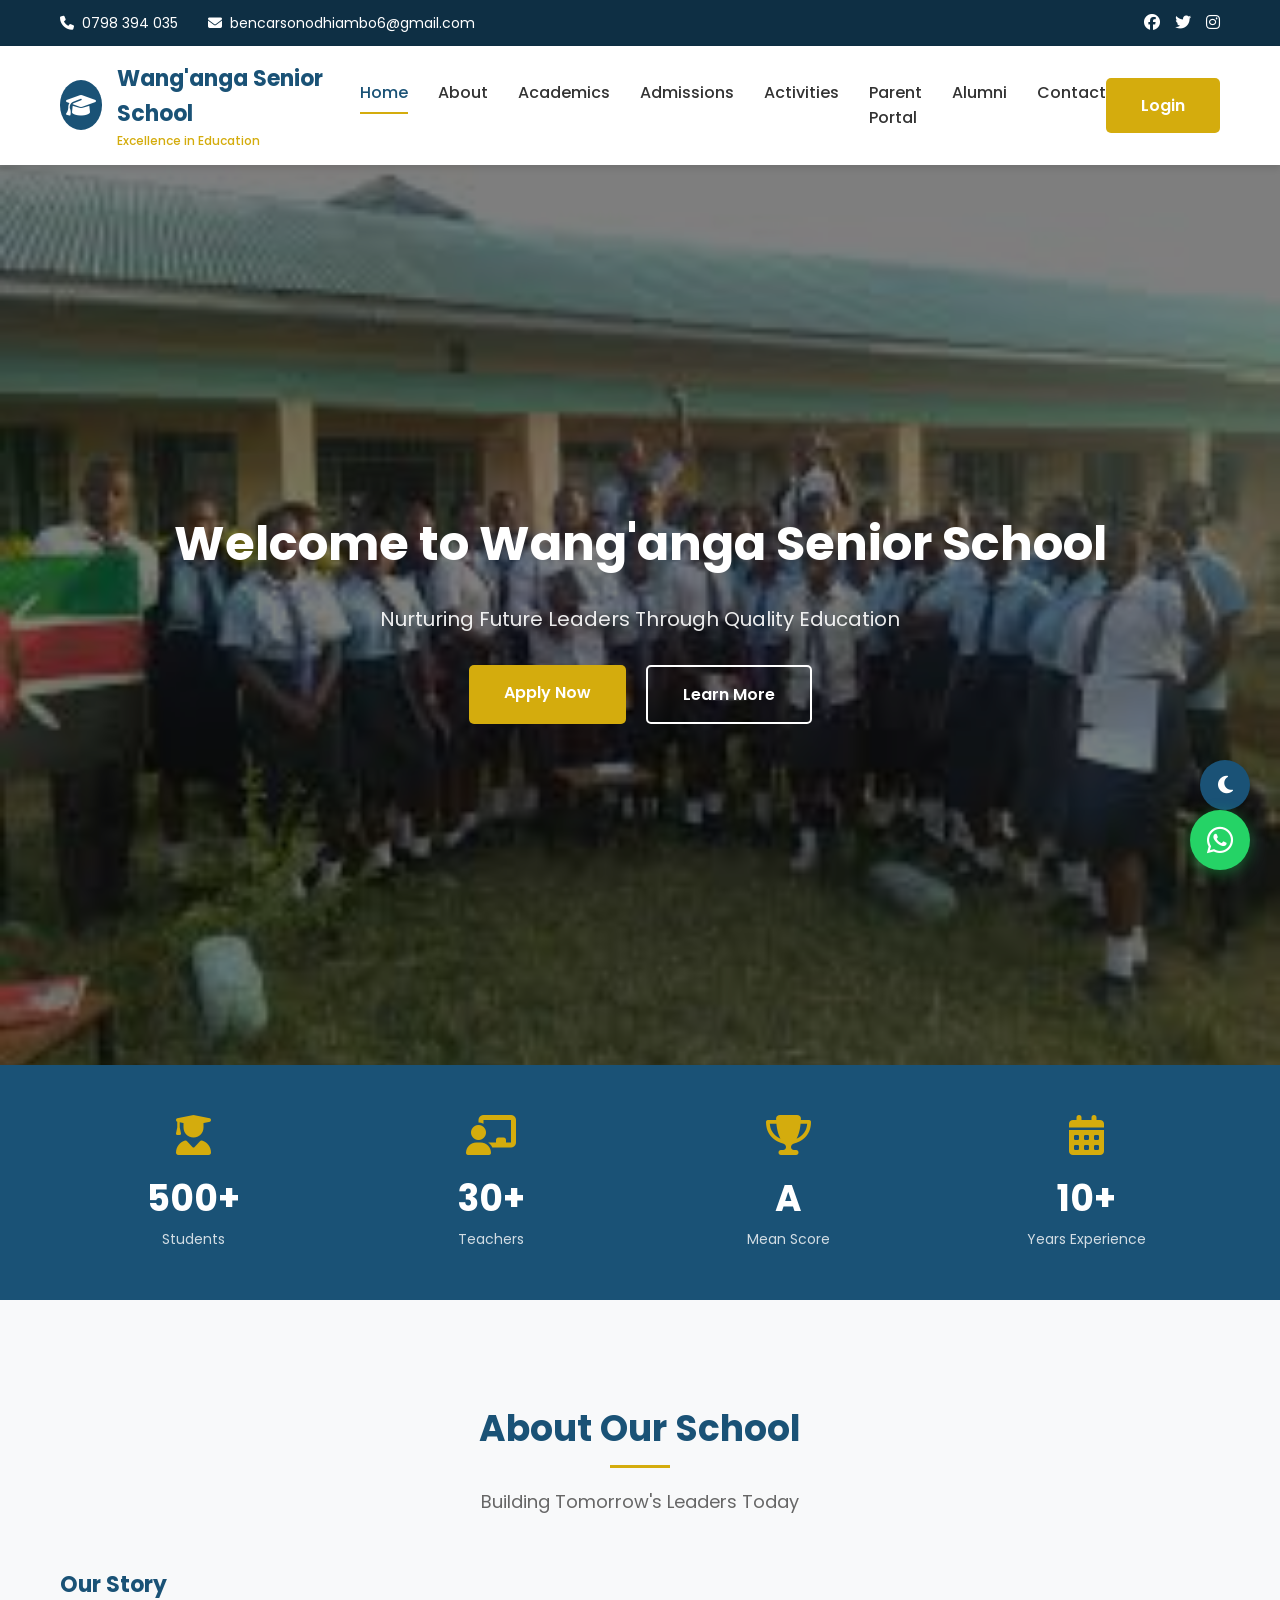
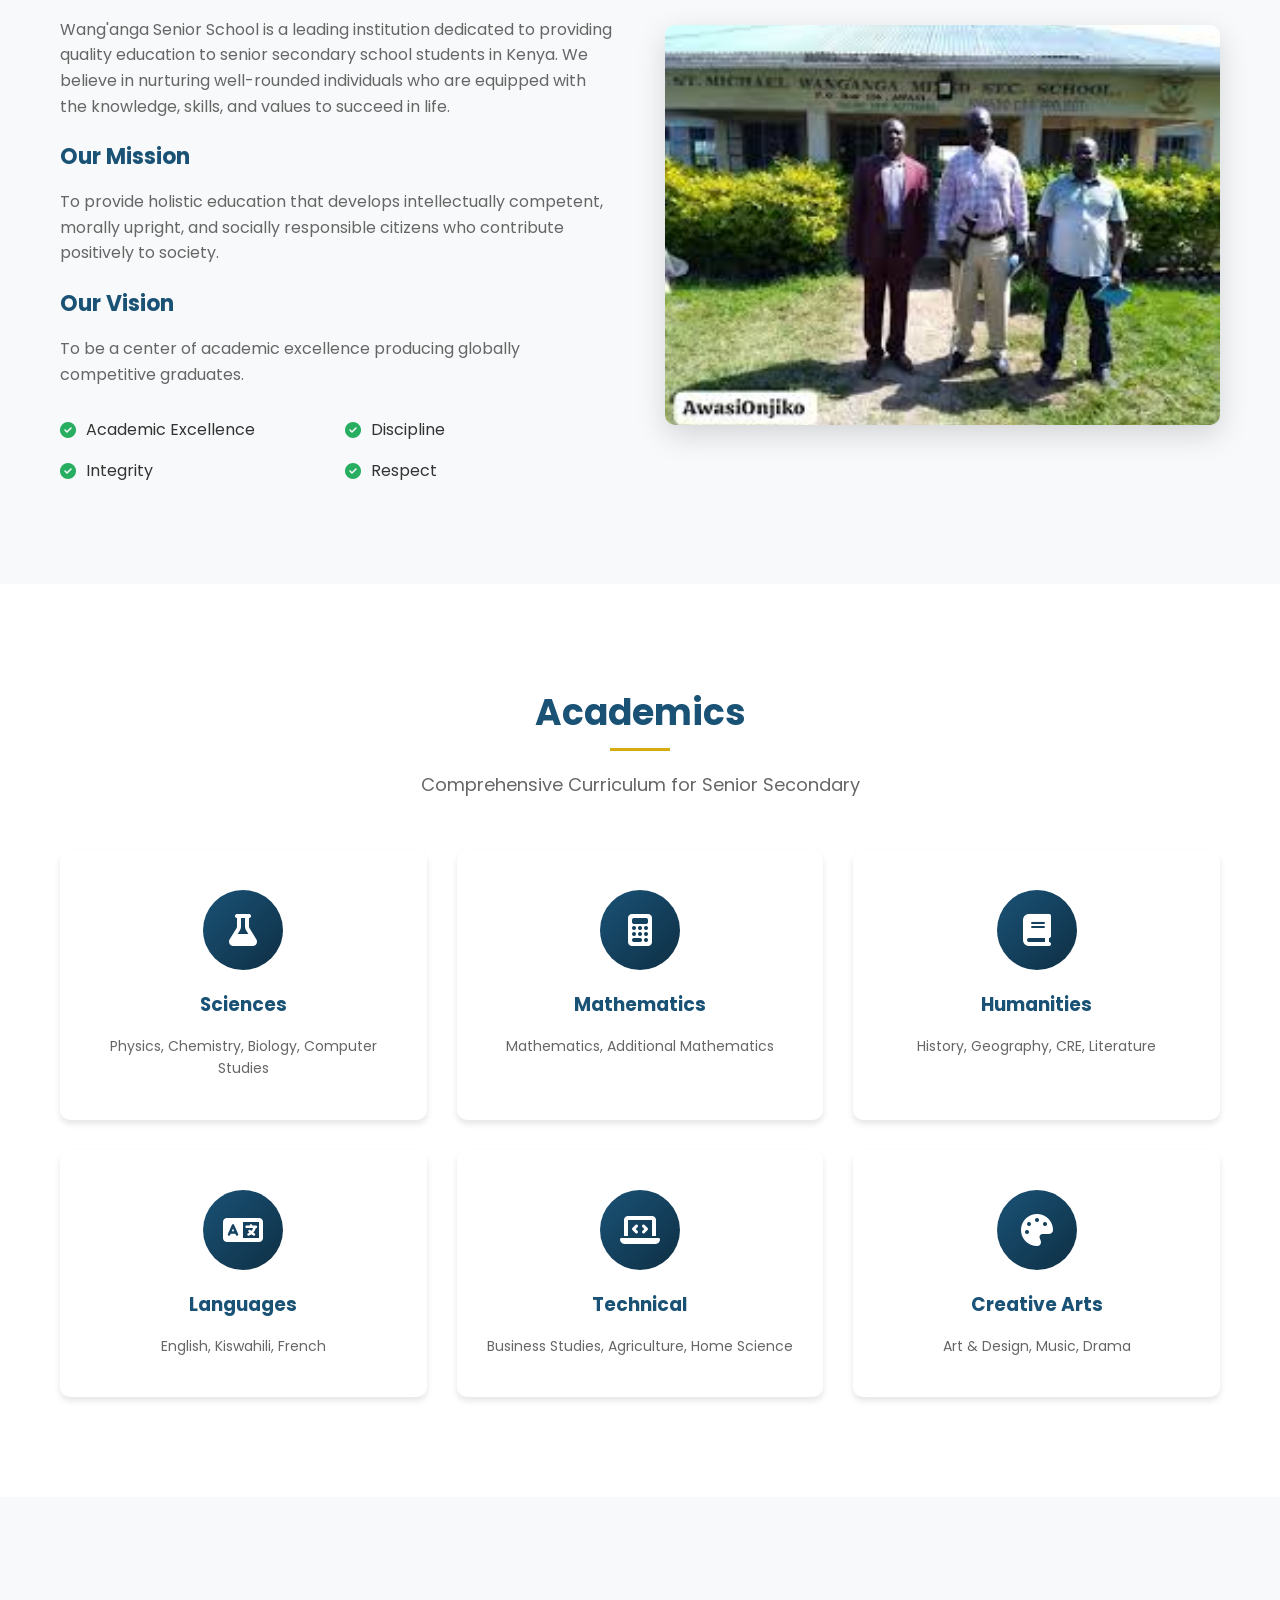
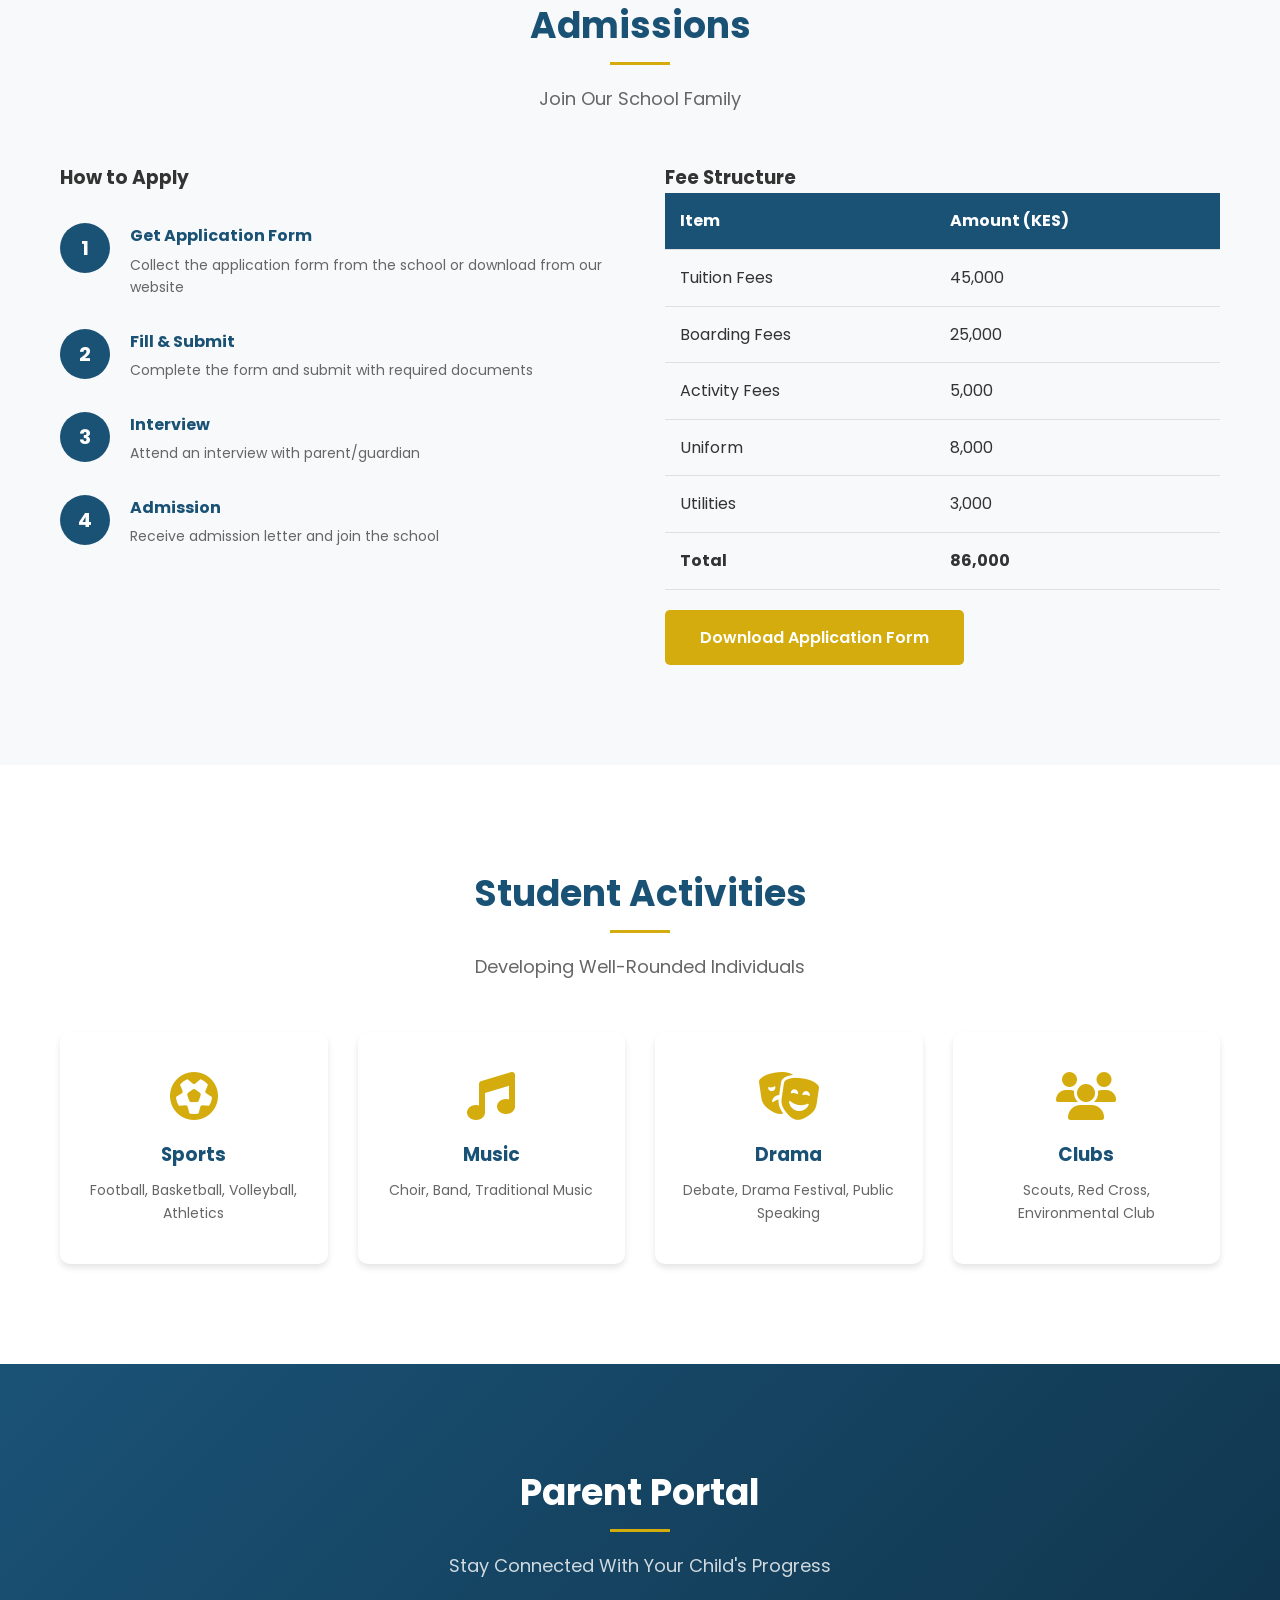
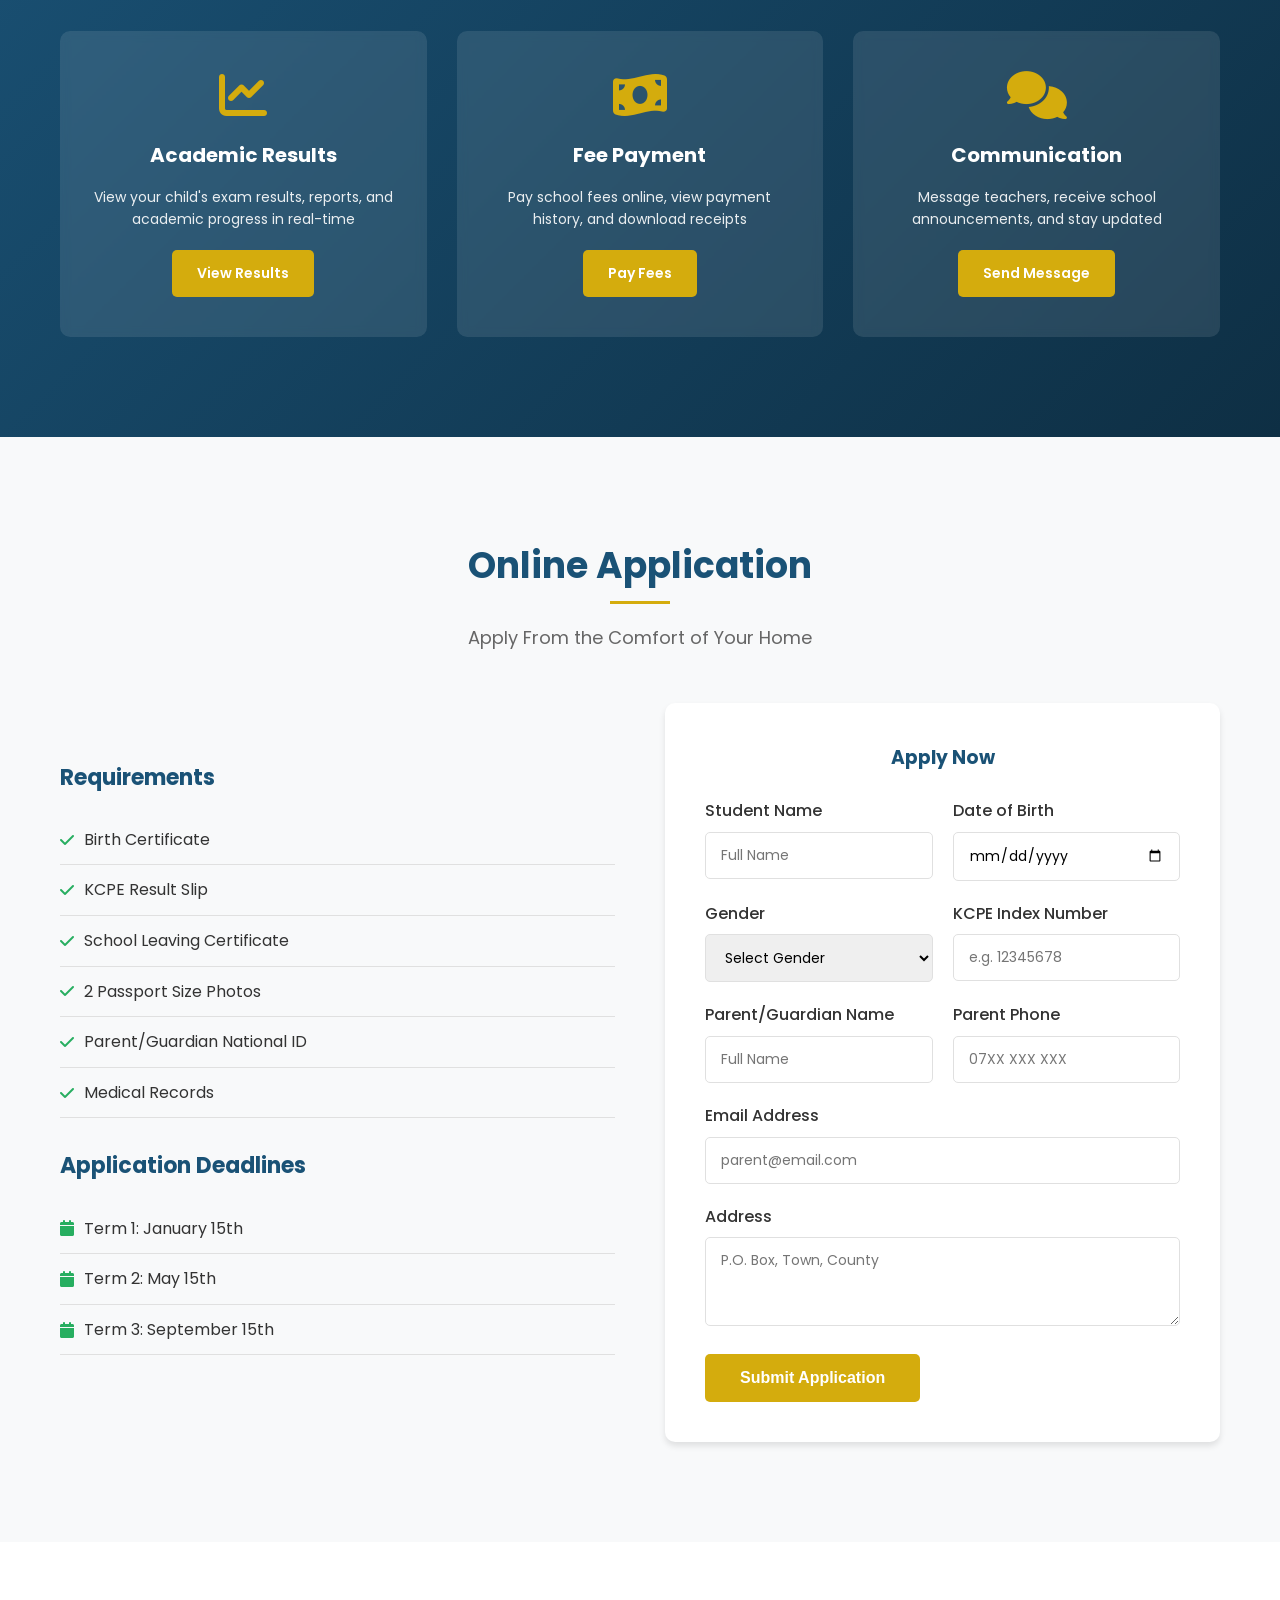
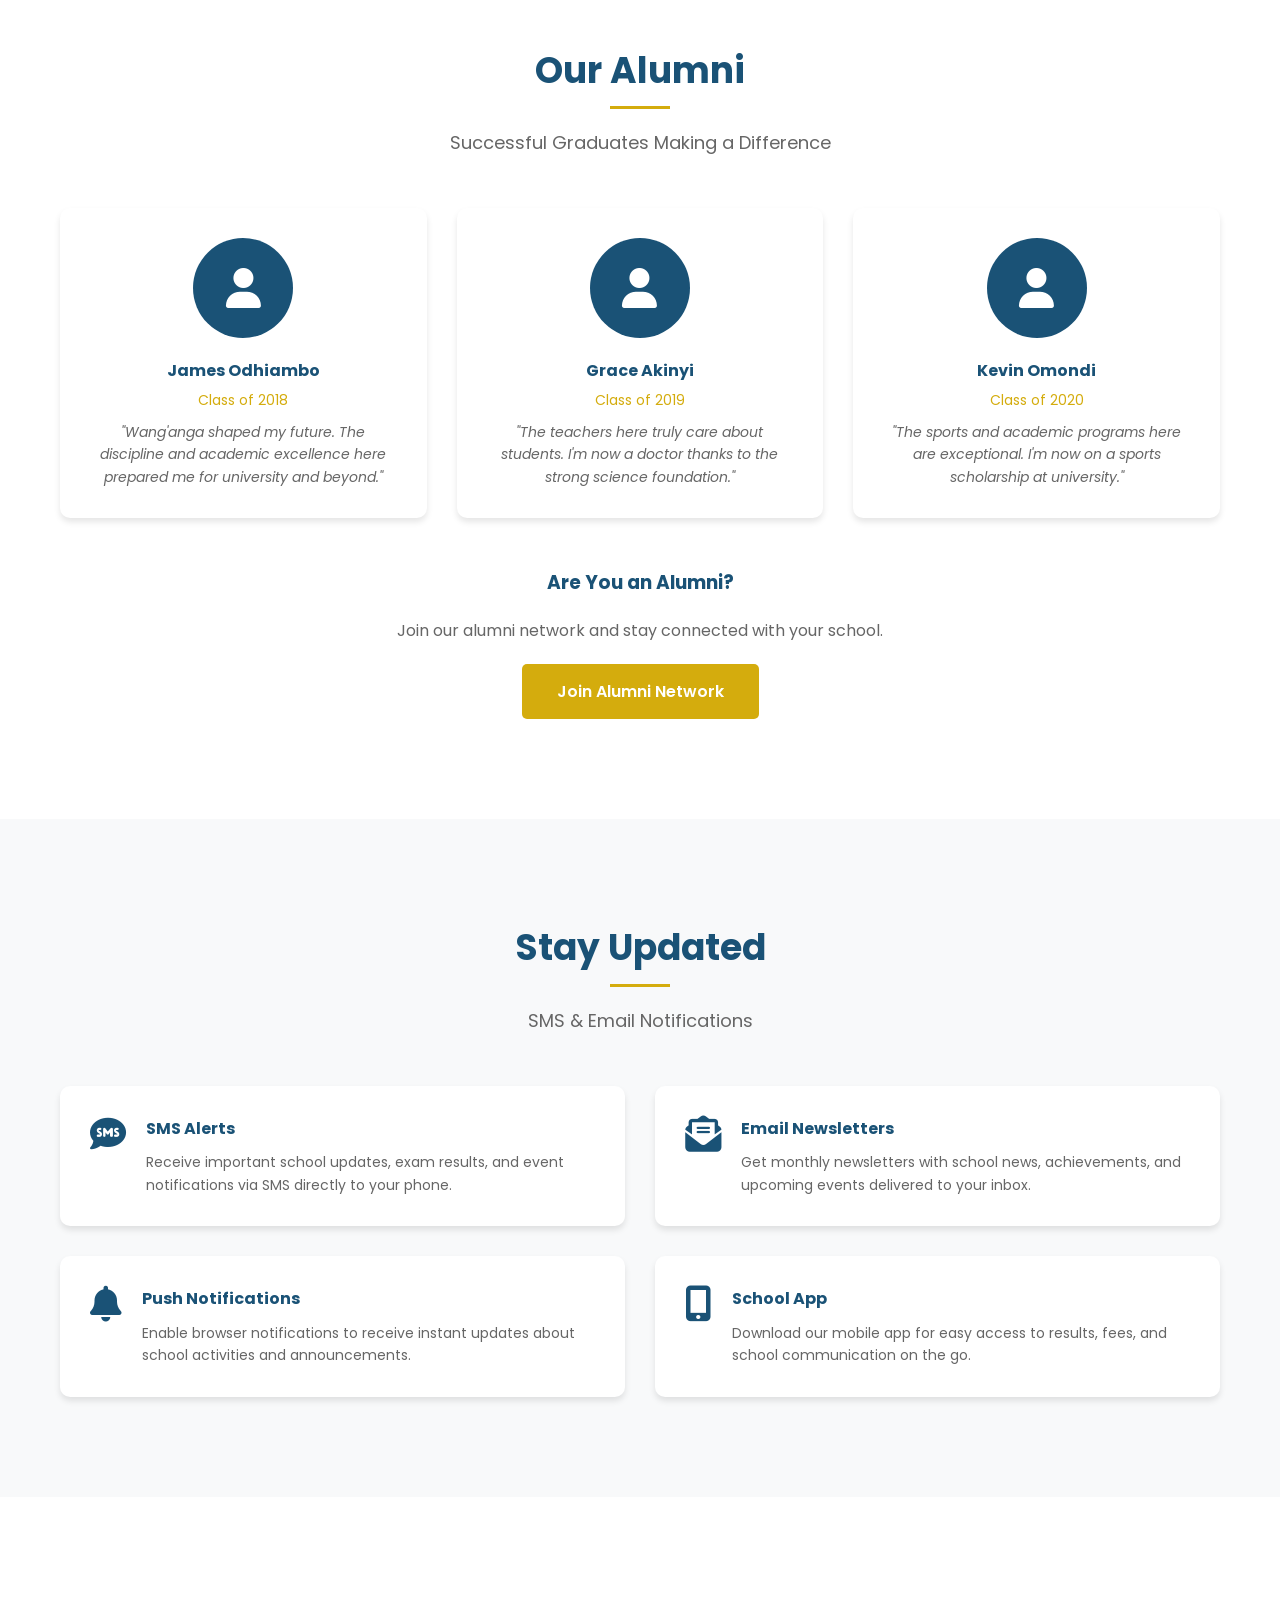
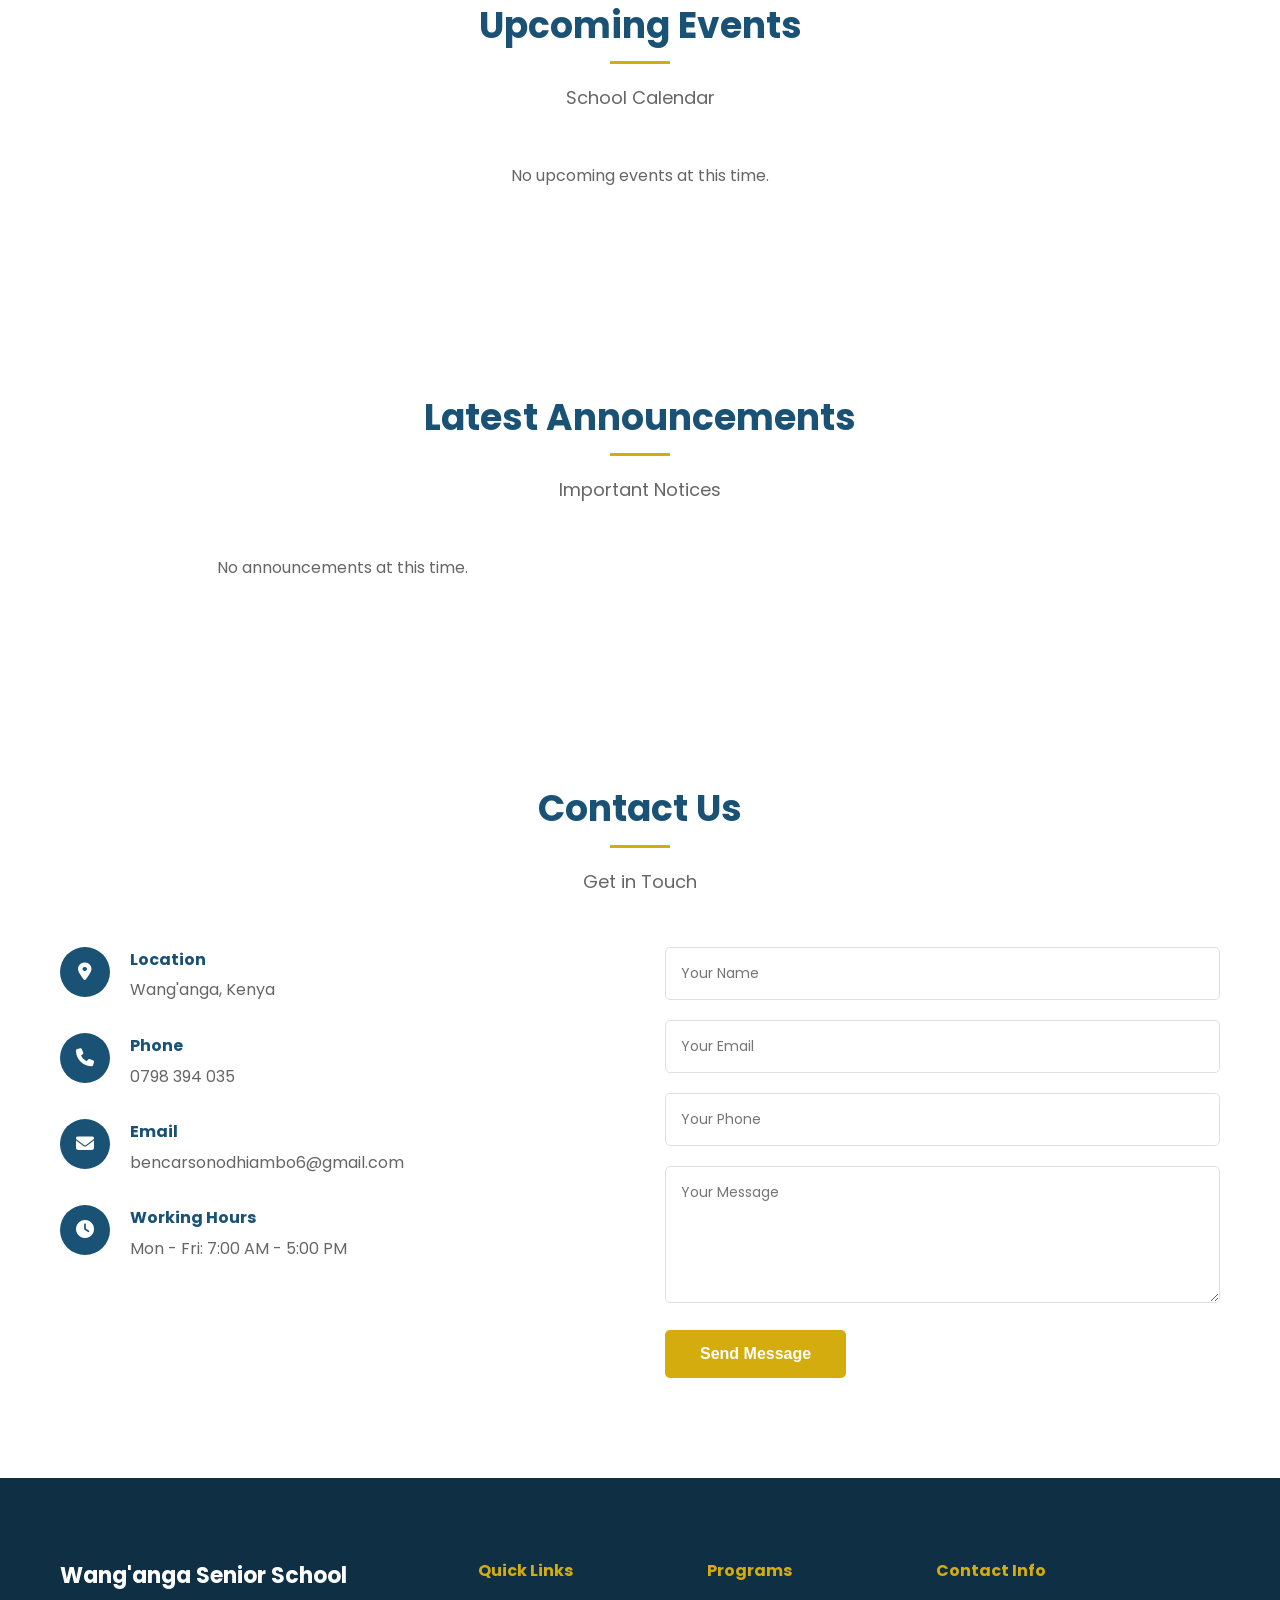
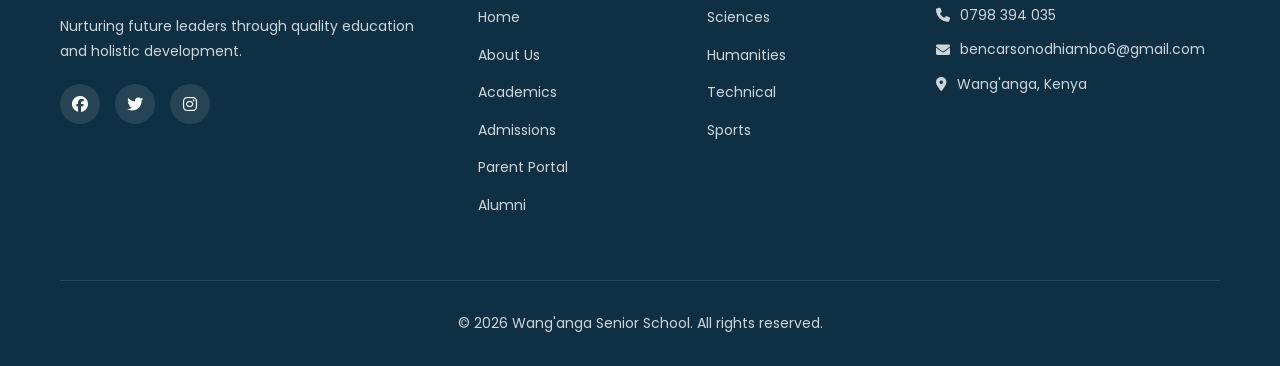
<file: index.html>
<!DOCTYPE html>
<html lang="en">
<head>
    <meta charset="UTF-8">
    <meta name="viewport" content="width=device-width, initial-scale=1.0">
    <title>Wang'anga Senior School | Excellence in Education</title>
    <link rel="icon" type="image/svg+xml" href="images/favicon.svg">
    <link rel="manifest" href="manifest.json">
    <meta name="theme-color" content="#1a5276">
    <meta name="apple-mobile-web-app-capable" content="yes">
    <meta name="apple-mobile-web-app-status-bar-style" content="black-translucent">
    <link rel="apple-touch-icon" href="images/favicon.svg">
    <link rel="stylesheet" href="style.css">
    <link rel="preconnect" href="https://fonts.googleapis.com">
    <link href="https://fonts.googleapis.com/css2?family=Poppins:wght@300;400;500;600;700&display=swap" rel="stylesheet">
    <link rel="stylesheet" href="https://cdnjs.cloudflare.com/ajax/libs/font-awesome/6.4.0/css/all.min.css">
</head>
<body>

    <!-- Top Bar -->
    <div class="top-bar">
        <div class="container">
            <div class="top-bar-left">
                <span><i class="fas fa-phone"></i> 0798 394 035</span>
                <span><i class="fas fa-envelope"></i> bencarsonodhiambo6@gmail.com</span>
            </div>
            <div class="top-bar-right">
                <a href="#"><i class="fab fa-facebook"></i></a>
                <a href="#"><i class="fab fa-twitter"></i></a>
                <a href="#"><i class="fab fa-instagram"></i></a>
            </div>
        </div>
    </div>

    <!-- Header -->
    <header class="header">
        <div class="container">
            <div class="logo">
                <div class="logo-icon">
                    <i class="fas fa-graduation-cap"></i>
                </div>
                <div class="logo-text">
                    <h1>Wang'anga Senior School</h1>
                    <p>Excellence in Education</p>
                </div>
            </div>
            <nav class="nav">
                <ul>
                    <li><a href="#home" class="active">Home</a></li>
                    <li><a href="#about">About</a></li>
                    <li><a href="#academics">Academics</a></li>
                    <li><a href="#admissions">Admissions</a></li>
                    <li><a href="#activities">Activities</a></li>
                    <li><a href="#portal">Parent Portal</a></li>
                    <li><a href="#alumni">Alumni</a></li>
                    <li><a href="#contact">Contact</a></li>
                </ul>
            </nav>
            <div class="menu-toggle">
                <i class="fas fa-bars"></i>
            </div>
            <a href="login.html" class="btn btn-primary header-login-btn">Login</a>
        </div>
    </header>

    <!-- Hero Section -->
    <section id="home" class="hero">
        <div class="hero-overlay"></div>
        <div class="hero-content">
            <h2>Welcome to Wang'anga Senior School</h2>
            <p>Nurturing Future Leaders Through Quality Education</p>
            <div class="hero-buttons">
                <a href="#admissions" class="btn btn-primary">Apply Now</a>
                <a href="#about" class="btn btn-secondary">Learn More</a>
            </div>
        </div>
    </section>

    <!-- Stats Section -->
    <section class="stats">
        <div class="container">
            <div class="stat-item">
                <i class="fas fa-user-graduate"></i>
                <h3>500+</h3>
                <p>Students</p>
            </div>
            <div class="stat-item">
                <i class="fas fa-chalkboard-teacher"></i>
                <h3>30+</h3>
                <p>Teachers</p>
            </div>
            <div class="stat-item">
                <i class="fas fa-trophy"></i>
                <h3>A</h3>
                <p>Mean Score</p>
            </div>
            <div class="stat-item">
                <i class="fas fa-calendar-alt"></i>
                <h3>10+</h3>
                <p>Years Experience</p>
            </div>
        </div>
    </section>

    <!-- About Section -->
    <section id="about" class="about">
        <div class="container">
            <div class="section-header">
                <h2>About Our School</h2>
                <p>Building Tomorrow's Leaders Today</p>
            </div>
            <div class="about-content">
                <div class="about-text">
                    <h3>Our Story</h3>
                    <p>Wang'anga Senior School is a leading institution dedicated to providing quality education to senior secondary school students in Kenya. We believe in nurturing well-rounded individuals who are equipped with the knowledge, skills, and values to succeed in life.</p>
                    
                    <h3>Our Mission</h3>
                    <p>To provide holistic education that develops intellectually competent, morally upright, and socially responsible citizens who contribute positively to society.</p>
                    
                    <h3>Our Vision</h3>
                    <p>To be a center of academic excellence producing globally competitive graduates.</p>

                    <div class="values">
                        <div class="value-item">
                            <i class="fas fa-check-circle"></i>
                            <span>Academic Excellence</span>
                        </div>
                        <div class="value-item">
                            <i class="fas fa-check-circle"></i>
                            <span>Discipline</span>
                        </div>
                        <div class="value-item">
                            <i class="fas fa-check-circle"></i>
                            <span>Integrity</span>
                        </div>
                        <div class="value-item">
                            <i class="fas fa-check-circle"></i>
                            <span>Respect</span>
                        </div>
                    </div>
                </div>
                <div class="about-image">
                    <div class="school-photo">
                        <img src="images/school-photo.jpg" alt="Wang'anga Senior School">
                    </div>
                </div>
            </div>
        </div>
    </section>

    <!-- Academics Section -->
    <section id="academics" class="academics">
        <div class="container">
            <div class="section-header">
                <h2>Academics</h2>
                <p>Comprehensive Curriculum for Senior Secondary</p>
            </div>
            <div class="academic-grid">
                <div class="academic-card">
                    <div class="card-icon">
                        <i class="fas fa-flask"></i>
                    </div>
                    <h3>Sciences</h3>
                    <p>Physics, Chemistry, Biology, Computer Studies</p>
                </div>
                <div class="academic-card">
                    <div class="card-icon">
                        <i class="fas fa-calculator"></i>
                    </div>
                    <h3>Mathematics</h3>
                    <p>Mathematics, Additional Mathematics</p>
                </div>
                <div class="academic-card">
                    <div class="card-icon">
                        <i class="fas fa-book"></i>
                    </div>
                    <h3>Humanities</h3>
                    <p>History, Geography, CRE, Literature</p>
                </div>
                <div class="academic-card">
                    <div class="card-icon">
                        <i class="fas fa-language"></i>
                    </div>
                    <h3>Languages</h3>
                    <p>English, Kiswahili, French</p>
                </div>
                <div class="academic-card">
                    <div class="card-icon">
                        <i class="fas fa-laptop-code"></i>
                    </div>
                    <h3>Technical</h3>
                    <p>Business Studies, Agriculture, Home Science</p>
                </div>
                <div class="academic-card">
                    <div class="card-icon">
                        <i class="fas fa-palette"></i>
                    </div>
                    <h3>Creative Arts</h3>
                    <p>Art & Design, Music, Drama</p>
                </div>
            </div>
        </div>
    </section>

    <!-- Admissions Section -->
    <section id="admissions" class="admissions">
        <div class="container">
            <div class="section-header">
                <h2>Admissions</h2>
                <p>Join Our School Family</p>
            </div>
            <div class="admissions-content">
                <div class="admission-info">
                    <h3>How to Apply</h3>
                    <div class="steps">
                        <div class="step">
                            <div class="step-number">1</div>
                            <div class="step-text">
                                <h4>Get Application Form</h4>
                                <p>Collect the application form from the school or download from our website</p>
                            </div>
                        </div>
                        <div class="step">
                            <div class="step-number">2</div>
                            <div class="step-text">
                                <h4>Fill & Submit</h4>
                                <p>Complete the form and submit with required documents</p>
                            </div>
                        </div>
                        <div class="step">
                            <div class="step-number">3</div>
                            <div class="step-text">
                                <h4>Interview</h4>
                                <p>Attend an interview with parent/guardian</p>
                            </div>
                        </div>
                        <div class="step">
                            <div class="step-number">4</div>
                            <div class="step-text">
                                <h4>Admission</h4>
                                <p>Receive admission letter and join the school</p>
                            </div>
                        </div>
                    </div>
                </div>
                <div class="fee-structure">
                    <h3>Fee Structure</h3>
                    <table>
                        <tr>
                            <th>Item</th>
                            <th>Amount (KES)</th>
                        </tr>
                        <tr>
                            <td>Tuition Fees</td>
                            <td>45,000</td>
                        </tr>
                        <tr>
                            <td>Boarding Fees</td>
                            <td>25,000</td>
                        </tr>
                        <tr>
                            <td>Activity Fees</td>
                            <td>5,000</td>
                        </tr>
                        <tr>
                            <td>Uniform</td>
                            <td>8,000</td>
                        </tr>
                        <tr>
                            <td>Utilities</td>
                            <td>3,000</td>
                        </tr>
                        <tr class="total">
                            <td><strong>Total</strong></td>
                            <td><strong>86,000</strong></td>
                        </tr>
                    </table>
                    <a href="#" class="btn btn-primary">Download Application Form</a>
                </div>
            </div>
        </div>
    </section>

    <!-- Activities Section -->
    <section id="activities" class="activities">
        <div class="container">
            <div class="section-header">
                <h2>Student Activities</h2>
                <p>Developing Well-Rounded Individuals</p>
            </div>
            <div class="activities-grid">
                <div class="activity-card">
                    <i class="fas fa-futbol"></i>
                    <h3>Sports</h3>
                    <p>Football, Basketball, Volleyball, Athletics</p>
                </div>
                <div class="activity-card">
                    <i class="fas fa-music"></i>
                    <h3>Music</h3>
                    <p>Choir, Band, Traditional Music</p>
                </div>
                <div class="activity-card">
                    <i class="fas fa-theater-masks"></i>
                    <h3>Drama</h3>
                    <p>Debate, Drama Festival, Public Speaking</p>
                </div>
                <div class="activity-card">
                    <i class="fas fa-users"></i>
                    <h3>Clubs</h3>
                    <p>Scouts, Red Cross, Environmental Club</p>
                </div>
            </div>
        </div>
    </section>

    <!-- Parent Portal Section -->
    <section id="portal" class="parent-portal">
        <div class="container">
            <div class="section-header">
                <h2>Parent Portal</h2>
                <p>Stay Connected With Your Child's Progress</p>
            </div>
            <div class="portal-grid">
                <div class="portal-card">
                    <i class="fas fa-chart-line"></i>
                    <h3>Academic Results</h3>
                    <p>View your child's exam results, reports, and academic progress in real-time</p>
                    <a href="#" class="btn">View Results</a>
                </div>
                <div class="portal-card">
                    <i class="fas fa-money-bill-wave"></i>
                    <h3>Fee Payment</h3>
                    <p>Pay school fees online, view payment history, and download receipts</p>
                    <a href="#" class="btn">Pay Fees</a>
                </div>
                <div class="portal-card">
                    <i class="fas fa-comments"></i>
                    <h3>Communication</h3>
                    <p>Message teachers, receive school announcements, and stay updated</p>
                    <a href="#" class="btn">Send Message</a>
                </div>
            </div>
        </div>
    </section>

    <!-- Online Application Section -->
    <section id="apply" class="online-application">
        <div class="container">
            <div class="section-header">
                <h2>Online Application</h2>
                <p>Apply From the Comfort of Your Home</p>
            </div>
            <div class="application-content">
                <div class="requirements-list">
                    <h4>Requirements</h4>
                    <ul>
                        <li><i class="fas fa-check"></i> Birth Certificate</li>
                        <li><i class="fas fa-check"></i> KCPE Result Slip</li>
                        <li><i class="fas fa-check"></i> School Leaving Certificate</li>
                        <li><i class="fas fa-check"></i> 2 Passport Size Photos</li>
                        <li><i class="fas fa-check"></i> Parent/Guardian National ID</li>
                        <li><i class="fas fa-check"></i> Medical Records</li>
                    </ul>
                    <h4>Application Deadlines</h4>
                    <ul>
                        <li><i class="fas fa-calendar"></i> Term 1: January 15th</li>
                        <li><i class="fas fa-calendar"></i> Term 2: May 15th</li>
                        <li><i class="fas fa-calendar"></i> Term 3: September 15th</li>
                    </ul>
                </div>
                <div class="application-form">
                    <h3>Apply Now</h3>
                    <form>
                        <div class="form-row">
                            <div class="form-group">
                                <label>Student Name</label>
                                <input type="text" placeholder="Full Name" required>
                            </div>
                            <div class="form-group">
                                <label>Date of Birth</label>
                                <input type="date" required>
                            </div>
                        </div>
                        <div class="form-row">
                            <div class="form-group">
                                <label>Gender</label>
                                <select required>
                                    <option value="">Select Gender</option>
                                    <option value="male">Male</option>
                                    <option value="female">Female</option>
                                </select>
                            </div>
                            <div class="form-group">
                                <label>KCPE Index Number</label>
                                <input type="text" placeholder="e.g. 12345678" required>
                            </div>
                        </div>
                        <div class="form-row">
                            <div class="form-group">
                                <label>Parent/Guardian Name</label>
                                <input type="text" placeholder="Full Name" required>
                            </div>
                            <div class="form-group">
                                <label>Parent Phone</label>
                                <input type="tel" placeholder="07XX XXX XXX" required>
                            </div>
                        </div>
                        <div class="form-group">
                            <label>Email Address</label>
                            <input type="email" placeholder="parent@email.com" required>
                        </div>
                        <div class="form-group">
                            <label>Address</label>
                            <textarea placeholder="P.O. Box, Town, County" rows="3" required></textarea>
                        </div>
                        <button type="submit" class="btn btn-primary">Submit Application</button>
                    </form>
                </div>
            </div>
        </div>
    </section>

    <!-- Alumni Section -->
    <section id="alumni" class="alumni">
        <div class="container">
            <div class="section-header">
                <h2>Our Alumni</h2>
                <p>Successful Graduates Making a Difference</p>
            </div>
            <div class="alumni-content" id="alumniList">
                <!-- Populated dynamically -->
            </div>
            <div class="alumni-cta" style="text-align: center; margin-top: 50px;">
                <h3 style="margin-bottom: 20px; color: var(--primary);">Are You an Alumni?</h3>
                <p style="margin-bottom: 20px; color: var(--text-light);">Join our alumni network and stay connected with your school.</p>
                <a href="alumni-apply.html" class="btn btn-primary">Join Alumni Network</a>
            </div>
        </div>
    </section>

    <script>
        // Load approved alumni
        (function() {
            const alumni = JSON.parse(localStorage.getItem('wanganga_alumni') || '[]');
            const approved = alumni.filter(a => a.status === 'Approved');
            const list = document.getElementById('alumniList');
            if (!approved.length) {
                list.innerHTML = `
                    <div class="alumni-card"><div class="alumni-avatar"><i class="fas fa-user"></i></div><h4>James Odhiambo</h4><div class="year">Class of 2018</div><p>"Wang'anga shaped my future. The discipline and academic excellence here prepared me for university and beyond."</p></div>
                    <div class="alumni-card"><div class="alumni-avatar"><i class="fas fa-user"></i></div><h4>Grace Akinyi</h4><div class="year">Class of 2019</div><p>"The teachers here truly care about students. I'm now a doctor thanks to the strong science foundation."</p></div>
                    <div class="alumni-card"><div class="alumni-avatar"><i class="fas fa-user"></i></div><h4>Kevin Omondi</h4><div class="year">Class of 2020</div><p>"The sports and academic programs here are exceptional. I'm now on a sports scholarship at university."</p></div>
                `;
            } else {
                list.innerHTML = approved.slice(0, 6).map(a => `
                    <div class="alumni-card">
                        <div class="alumni-avatar"><i class="fas fa-user-graduate"></i></div>
                        <h4>${a.currentName || a.name}</h4>
                        <div class="year">KCSE ${a.kcseYear}</div>
                        <p>${a.message || 'Proud alumni of Wang\'anga Senior School.'}</p>
                        <small style="color:var(--text-light)">${a.occupation || ''} ${a.company ? 'at ' + a.company : ''}</small>
                    </div>
                `).join('');
            }
        })();
    </script>

    <!-- Notifications Section -->
    <section class="notifications">
        <div class="container">
            <div class="section-header">
                <h2>Stay Updated</h2>
                <p>SMS & Email Notifications</p>
            </div>
            <div class="notifications-grid">
                <div class="notification-card">
                    <i class="fas fa-sms"></i>
                    <div>
                        <h4>SMS Alerts</h4>
                        <p>Receive important school updates, exam results, and event notifications via SMS directly to your phone.</p>
                    </div>
                </div>
                <div class="notification-card">
                    <i class="fas fa-envelope-open-text"></i>
                    <div>
                        <h4>Email Newsletters</h4>
                        <p>Get monthly newsletters with school news, achievements, and upcoming events delivered to your inbox.</p>
                    </div>
                </div>
                <div class="notification-card">
                    <i class="fas fa-bell"></i>
                    <div>
                        <h4>Push Notifications</h4>
                        <p>Enable browser notifications to receive instant updates about school activities and announcements.</p>
                    </div>
                </div>
                <div class="notification-card">
                    <i class="fas fa-mobile-alt"></i>
                    <div>
                        <h4>School App</h4>
                        <p>Download our mobile app for easy access to results, fees, and school communication on the go.</p>
                    </div>
                </div>
            </div>
        </div>
    </section>

    <!-- Upcoming Events -->
    <section class="activities" id="events-section">
        <div class="container">
            <div class="section-header">
                <h2>Upcoming Events</h2>
                <p>School Calendar</p>
            </div>
            <div class="activities-grid" id="homeEvents"><p style="text-align:center;color:var(--text-light)">Loading events...</p></div>
        </div>
    </section>

    <!-- Latest Announcements -->
    <section class="notifications" style="background:var(--white)">
        <div class="container">
            <div class="section-header">
                <h2>Latest Announcements</h2>
                <p>Important Notices</p>
            </div>
            <div class="notifications-grid" id="homeAnnouncements"><p style="text-align:center;color:var(--text-light)">Loading announcements...</p></div>
        </div>
    </section>

    <!-- Contact Section -->
    <section id="contact" class="contact">
        <div class="container">
            <div class="section-header">
                <h2>Contact Us</h2>
                <p>Get in Touch</p>
            </div>
            <div class="contact-content">
                <div class="contact-info">
                    <div class="contact-item">
                        <i class="fas fa-map-marker-alt"></i>
                        <div>
                            <h4>Location</h4>
                            <p>Wang'anga, Kenya</p>
                        </div>
                    </div>
                    <div class="contact-item">
                        <i class="fas fa-phone"></i>
                        <div>
                            <h4>Phone</h4>
                            <p>0798 394 035</p>
                        </div>
                    </div>
                    <div class="contact-item">
                        <i class="fas fa-envelope"></i>
                        <div>
                            <h4>Email</h4>
                            <p>bencarsonodhiambo6@gmail.com</p>
                        </div>
                    </div>
                    <div class="contact-item">
                        <i class="fas fa-clock"></i>
                        <div>
                            <h4>Working Hours</h4>
                            <p>Mon - Fri: 7:00 AM - 5:00 PM</p>
                        </div>
                    </div>
                </div>
                <div class="contact-form">
                    <form>
                        <div class="form-group">
                            <input type="text" placeholder="Your Name" required>
                        </div>
                        <div class="form-group">
                            <input type="email" placeholder="Your Email" required>
                        </div>
                        <div class="form-group">
                            <input type="tel" placeholder="Your Phone" required>
                        </div>
                        <div class="form-group">
                            <textarea placeholder="Your Message" rows="5" required></textarea>
                        </div>
                        <button type="submit" class="btn btn-primary">Send Message</button>
                    </form>
                </div>
            </div>
        </div>
    </section>

    <!-- Footer -->
    <footer class="footer">
        <div class="container">
            <div class="footer-grid">
                <div class="footer-col">
                    <h3>Wang'anga Senior School</h3>
                    <p>Nurturing future leaders through quality education and holistic development.</p>
                    <div class="social-links">
                        <a href="#"><i class="fab fa-facebook"></i></a>
                        <a href="#"><i class="fab fa-twitter"></i></a>
                        <a href="#"><i class="fab fa-instagram"></i></a>
                    </div>
                </div>
                <div class="footer-col">
                    <h4>Quick Links</h4>
                    <ul>
                        <li><a href="#home">Home</a></li>
                        <li><a href="#about">About Us</a></li>
                        <li><a href="#academics">Academics</a></li>
                        <li><a href="#admissions">Admissions</a></li>
                        <li><a href="#portal">Parent Portal</a></li>
                        <li><a href="#alumni">Alumni</a></li>
                    </ul>
                </div>
                <div class="footer-col">
                    <h4>Programs</h4>
                    <ul>
                        <li><a href="#">Sciences</a></li>
                        <li><a href="#">Humanities</a></li>
                        <li><a href="#">Technical</a></li>
                        <li><a href="#">Sports</a></li>
                    </ul>
                </div>
                <div class="footer-col">
                    <h4>Contact Info</h4>
                    <ul class="contact-list">
                        <li><i class="fas fa-phone"></i> 0798 394 035</li>
                        <li><i class="fas fa-envelope"></i> bencarsonodhiambo6@gmail.com</li>
                        <li><i class="fas fa-map-marker-alt"></i> Wang'anga, Kenya</li>
                    </ul>
                </div>
            </div>
            <div class="footer-bottom">
                <p>&copy; 2026 Wang'anga Senior School. All rights reserved.</p>
            </div>
        </div>
    </footer>

    <!-- WhatsApp Chat Widget -->
    <div class="whatsapp-widget">
        <div class="whatsapp-popup" id="whatsappPopup">
            <div class="whatsapp-popup-header">
                <h4>Wang'anga Senior School</h4>
                <p>We typically reply within minutes</p>
            </div>
            <div class="whatsapp-popup-body">
                <p>Hello! How can we help you today? Click below to chat with us on WhatsApp.</p>
                <a href="https://wa.me/254798394035?text=Hello%20Wang'anga%20Senior%20School%2C%20I%20would%20like%20to%20inquire%20about%20admissions." target="_blank">
                    <i class="fab fa-whatsapp"></i> Start Chat
                </a>
            </div>
        </div>
        <div class="whatsapp-btn" onclick="toggleWhatsApp()">
            <i class="fab fa-whatsapp"></i>
        </div>
    </div>

    <script>
        // Mobile Menu Toggle
        const menuToggle = document.querySelector('.menu-toggle');
        const nav = document.querySelector('.nav');

        menuToggle.addEventListener('click', () => {
            nav.classList.toggle('active');
        });

        // Smooth Scrolling
        document.querySelectorAll('a[href^="#"]').forEach(anchor => {
            anchor.addEventListener('click', function(e) {
                e.preventDefault();
                const target = document.querySelector(this.getAttribute('href'));
                if (target) {
                    target.scrollIntoView({ behavior: 'smooth' });
                }
            });
        });

        // Header Scroll Effect
        window.addEventListener('scroll', () => {
            const header = document.querySelector('.header');
            if (window.scrollY > 100) {
                header.classList.add('scrolled');
            } else {
                header.classList.remove('scrolled');
            }
        });

        // WhatsApp Widget Toggle
        function toggleWhatsApp() {
            const popup = document.getElementById('whatsappPopup');
            popup.classList.toggle('active');
        }

        // Close WhatsApp popup when clicking outside
        document.addEventListener('click', (e) => {
            const widget = document.querySelector('.whatsapp-widget');
            const popup = document.getElementById('whatsappPopup');
            if (!widget.contains(e.target)) {
                popup.classList.remove('active');
            }
        });

        // Load Upcoming Events
        (function() {
            const events = JSON.parse(localStorage.getItem('wanganga_events') || '[]');
            const container = document.getElementById('homeEvents');
            if (!events.length) {
                container.innerHTML = '<p style="text-align:center;color:var(--text-light);grid-column:1/-1">No upcoming events at this time.</p>';
            } else {
                const sorted = events.sort((a, b) => new Date(a.date) - new Date(b.date)).slice(0, 6);
                const typeIcons = { event: 'fas fa-calendar-check', exam: 'fas fa-pen-fancy', holiday: 'fas fa-umbrella-beach', deadline: 'fas fa-clock' };
                const typeColors = { event: 'var(--primary)', exam: '#e74c3c', holiday: '#27ae60', deadline: '#d4ac0d' };
                container.innerHTML = sorted.map(e => `
                    <div class="activity-card" style="text-align:left">
                        <div style="display:flex;align-items:center;gap:10px;margin-bottom:10px">
                            <i class="${typeIcons[e.type] || 'fas fa-calendar'}" style="font-size:20px;color:${typeColors[e.type] || 'var(--primary)'}"></i>
                            <h4 style="margin:0">${e.title}</h4>
                        </div>
                        <p><i class="fas fa-clock" style="color:var(--secondary)"></i> ${e.date}${e.endDate ? ' - ' + e.endDate : ''}</p>
                        <p style="color:var(--text-light);font-size:13px;margin-top:5px">${e.description || ''}</p>
                    </div>
                `).join('');
            }
        })();

        // Load Latest Announcements
        (function() {
            const announcements = JSON.parse(localStorage.getItem('wanganga_announcements') || '[]');
            const container = document.getElementById('homeAnnouncements');
            if (!announcements.length) {
                container.innerHTML = '<p style="text-align:center;color:var(--text-light)">No announcements at this time.</p>';
            } else {
                container.innerHTML = announcements.slice(0, 4).map(a => `
                    <div class="notification-card">
                        <i class="fas fa-bullhorn" style="color:var(--secondary)"></i>
                        <div>
                            <h4>${a.title}</h4>
                            <p>${a.message}</p>
                            <small style="color:var(--text-light)">${a.date} - ${a.author || 'Admin'}</small>
                        </div>
                    </div>
                `).join('');
            }
        })();
    </script>

    <!-- Back to Top Button -->
    <button class="back-to-top" id="backToTop" onclick="window.scrollTo({top:0,behavior:'smooth'})"><i class="fas fa-arrow-up"></i></button>

    <!-- Dark Mode Toggle -->
    <button class="dark-mode-toggle" id="darkModeToggle" onclick="toggleDarkMode()"><i class="fas fa-moon"></i></button>

    <script>
        // Back to top button visibility
        window.addEventListener('scroll', function() {
            const btn = document.getElementById('backToTop');
            if (window.scrollY > 400) btn.classList.add('visible');
            else btn.classList.remove('visible');
        });

        // Dark mode
        function toggleDarkMode() {
            document.body.classList.toggle('dark-mode');
            const isDark = document.body.classList.contains('dark-mode');
            localStorage.setItem('wanganga_dark_mode', isDark);
            document.getElementById('darkModeToggle').innerHTML = isDark ? '<i class="fas fa-sun"></i>' : '<i class="fas fa-moon"></i>';
        }
        if (localStorage.getItem('wanganga_dark_mode') === 'true') {
            document.body.classList.add('dark-mode');
            document.getElementById('darkModeToggle').innerHTML = '<i class="fas fa-sun"></i>';
        }
    </script>
</body>
</html>
</file>
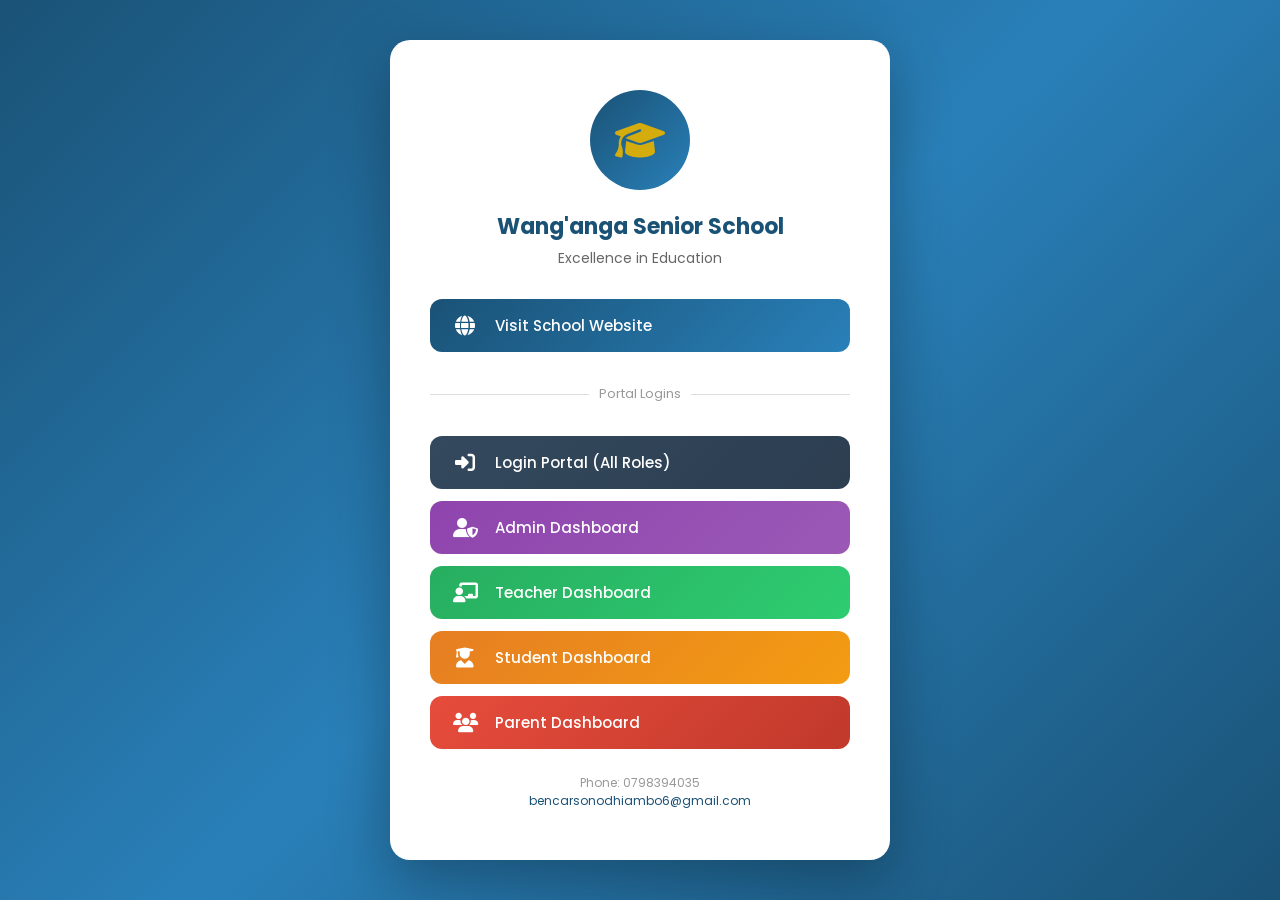
<file: view-website/index.html>
<!DOCTYPE html>
<html lang="en">
<head>
    <meta charset="UTF-8">
    <meta name="viewport" content="width=device-width, initial-scale=1.0">
    <title>Wang'anga Senior School - View Website</title>
    <link href="https://fonts.googleapis.com/css2?family=Poppins:wght@300;400;500;600;700&display=swap" rel="stylesheet">
    <link rel="stylesheet" href="https://cdnjs.cloudflare.com/ajax/libs/font-awesome/6.4.0/css/all.min.css">
    <style>
        * { margin: 0; padding: 0; box-sizing: border-box; }
        body {
            font-family: 'Poppins', sans-serif;
            min-height: 100vh;
            display: flex;
            align-items: center;
            justify-content: center;
            background: linear-gradient(135deg, #1a5276 0%, #2980b9 50%, #1a5276 100%);
            padding: 20px;
        }
        .container {
            background: white;
            border-radius: 20px;
            padding: 50px 40px;
            max-width: 500px;
            width: 100%;
            text-align: center;
            box-shadow: 0 20px 60px rgba(0,0,0,0.3);
        }
        .logo {
            width: 100px;
            height: 100px;
            background: linear-gradient(135deg, #1a5276, #2980b9);
            border-radius: 50%;
            display: flex;
            align-items: center;
            justify-content: center;
            margin: 0 auto 20px;
        }
        .logo i { font-size: 40px; color: #d4ac0d; }
        h1 { color: #1a5276; font-size: 22px; margin-bottom: 5px; }
        .subtitle { color: #666; font-size: 14px; margin-bottom: 30px; }
        .links { display: flex; flex-direction: column; gap: 12px; }
        .link-btn {
            display: flex;
            align-items: center;
            gap: 15px;
            padding: 15px 20px;
            border-radius: 12px;
            text-decoration: none;
            color: white;
            font-weight: 500;
            font-size: 15px;
            transition: all 0.3s;
        }
        .link-btn:hover { transform: translateY(-2px); box-shadow: 0 8px 25px rgba(0,0,0,0.2); }
        .link-btn i { font-size: 20px; width: 30px; text-align: center; }
        .btn-home { background: linear-gradient(135deg, #1a5276, #2980b9); }
        .btn-admin { background: linear-gradient(135deg, #8e44ad, #9b59b6); }
        .btn-teacher { background: linear-gradient(135deg, #27ae60, #2ecc71); }
        .btn-student { background: linear-gradient(135deg, #e67e22, #f39c12); }
        .btn-parent { background: linear-gradient(135deg, #e74c3c, #c0392b); }
        .btn-login { background: linear-gradient(135deg, #34495e, #2c3e50); }
        .divider {
            display: flex;
            align-items: center;
            margin: 20px 0;
            color: #999;
            font-size: 13px;
        }
        .divider::before, .divider::after {
            content: '';
            flex: 1;
            border-bottom: 1px solid #ddd;
        }
        .divider::before { margin-right: 10px; }
        .divider::after { margin-left: 10px; }
        .footer-text {
            margin-top: 25px;
            font-size: 12px;
            color: #999;
        }
        .footer-text a { color: #1a5276; text-decoration: none; }
        @media (max-width: 480px) {
            .container { padding: 30px 20px; }
            h1 { font-size: 18px; }
        }
    </style>
</head>
<body>
    <div class="container">
        <div class="logo">
            <i class="fas fa-graduation-cap"></i>
        </div>
        <h1>Wang'anga Senior School</h1>
        <p class="subtitle">Excellence in Education</p>

        <div class="links">
            <a href="../index.html" class="link-btn btn-home">
                <i class="fas fa-globe"></i> Visit School Website
            </a>

            <div class="divider">Portal Logins</div>

            <a href="../login.html" class="link-btn btn-login">
                <i class="fas fa-sign-in-alt"></i> Login Portal (All Roles)
            </a>
            <a href="../admin.html" class="link-btn btn-admin">
                <i class="fas fa-user-shield"></i> Admin Dashboard
            </a>
            <a href="../teacher.html" class="link-btn btn-teacher">
                <i class="fas fa-chalkboard-teacher"></i> Teacher Dashboard
            </a>
            <a href="../student.html" class="link-btn btn-student">
                <i class="fas fa-user-graduate"></i> Student Dashboard
            </a>
            <a href="../parent.html" class="link-btn btn-parent">
                <i class="fas fa-users"></i> Parent Dashboard
            </a>
        </div>

        <p class="footer-text">
            Phone: 0798394035<br>
            <a href="mailto:bencarsonodhiambo6@gmail.com">bencarsonodhiambo6@gmail.com</a>
        </p>
    </div>
</body>
</html>
</file>
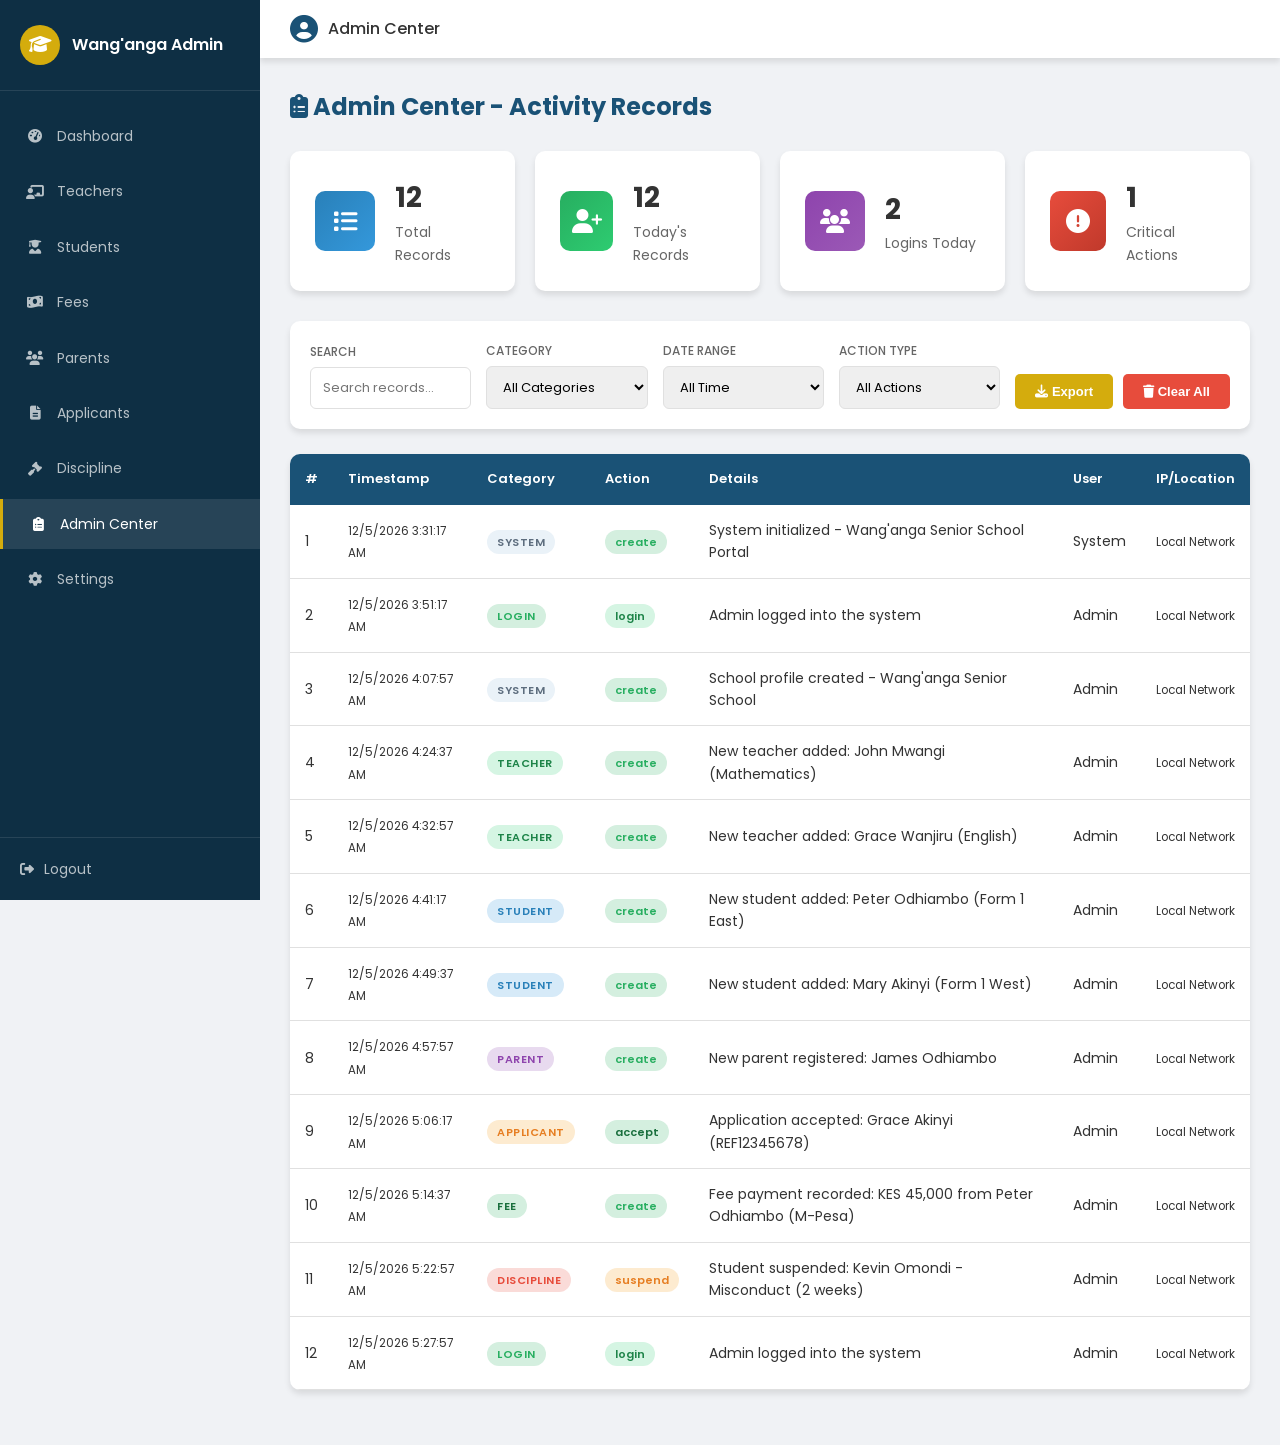
<file: admin-center.html>
<!DOCTYPE html>
<html lang="en">
<head>
    <meta charset="UTF-8">
    <meta name="viewport" content="width=device-width, initial-scale=1.0">
    <title>Admin Center | Wang'anga Senior School</title>
    <link rel="stylesheet" href="style.css">
    <link rel="preconnect" href="https://fonts.googleapis.com">
    <link href="https://fonts.googleapis.com/css2?family=Poppins:wght@300;400;500;600;700&display=swap" rel="stylesheet">
    <link rel="stylesheet" href="https://cdnjs.cloudflare.com/ajax/libs/font-awesome/6.4.0/css/all.min.css">
</head>
<body class="dashboard-body">

    <!-- Sidebar -->
    <aside class="sidebar" id="sidebar">
        <div class="sidebar-header">
            <div class="sidebar-logo"><i class="fas fa-graduation-cap"></i></div>
            <h3>Wang'anga Admin</h3>
        </div>
        <nav class="sidebar-nav">
            <ul>
                <li><a href="admin.html"><i class="fas fa-tachometer-alt"></i> Dashboard</a></li>
                <li><a href="admin.html#teachers"><i class="fas fa-chalkboard-teacher"></i> Teachers</a></li>
                <li><a href="admin.html#students"><i class="fas fa-user-graduate"></i> Students</a></li>
                <li><a href="admin.html#fees"><i class="fas fa-money-bill-wave"></i> Fees</a></li>
                <li><a href="admin.html#parents"><i class="fas fa-users"></i> Parents</a></li>
                <li><a href="admin.html#applicants"><i class="fas fa-file-alt"></i> Applicants</a></li>
                <li><a href="admin.html#discipline"><i class="fas fa-gavel"></i> Discipline</a></li>
                <li><a href="admin-center.html" class="active"><i class="fas fa-clipboard-list"></i> Admin Center</a></li>
                <li><a href="admin.html#settings"><i class="fas fa-cog"></i> Settings</a></li>
            </ul>
        </nav>
        <div class="sidebar-footer">
            <a href="login.html"><i class="fas fa-sign-out-alt"></i> Logout</a>
        </div>
    </aside>

    <!-- Main Content -->
    <main class="main-content">
        <div class="dashboard-topbar">
            <div class="hamburger" onclick="toggleSidebar()"><i class="fas fa-bars"></i></div>
            <div class="topbar-right">
                <div class="admin-profile"><i class="fas fa-user-circle"></i> <span>Admin Center</span></div>
            </div>
        </div>

        <div class="content-section active" id="adminCenter">
            <h2><i class="fas fa-clipboard-list"></i> Admin Center - Activity Records</h2>

            <!-- Summary Cards -->
            <div class="stats-grid">
                <div class="stat-card">
                    <div class="stat-icon" style="background:linear-gradient(135deg,#2980b9,#3498db)"><i class="fas fa-list"></i></div>
                    <div class="stat-info"><h3 id="totalRecords">0</h3><p>Total Records</p></div>
                </div>
                <div class="stat-card">
                    <div class="stat-icon" style="background:linear-gradient(135deg,#27ae60,#2ecc71)"><i class="fas fa-user-plus"></i></div>
                    <div class="stat-info"><h3 id="todayRecords">0</h3><p>Today's Records</p></div>
                </div>
                <div class="stat-card">
                    <div class="stat-icon" style="background:linear-gradient(135deg,#8e44ad,#9b59b6)"><i class="fas fa-users"></i></div>
                    <div class="stat-info"><h3 id="loginsToday">0</h3><p>Logins Today</p></div>
                </div>
                <div class="stat-card">
                    <div class="stat-icon" style="background:linear-gradient(135deg,#e74c3c,#c0392b)"><i class="fas fa-exclamation-circle"></i></div>
                    <div class="stat-info"><h3 id="criticalRecords">0</h3><p>Critical Actions</p></div>
                </div>
            </div>

            <!-- Filters -->
            <div class="filter-bar">
                <div class="filter-group">
                    <label>Search</label>
                    <input type="text" id="searchInput" placeholder="Search records..." oninput="filterRecords()">
                </div>
                <div class="filter-group">
                    <label>Category</label>
                    <select id="filterCategory" onchange="filterRecords()">
                        <option value="all">All Categories</option>
                        <option value="login">Logins</option>
                        <option value="student">Students</option>
                        <option value="teacher">Teachers</option>
                        <option value="parent">Parents</option>
                        <option value="applicant">Applicants</option>
                        <option value="fee">Fees</option>
                        <option value="discipline">Discipline</option>
                        <option value="alumni">Alumni</option>
                        <option value="system">System</option>
                    </select>
                </div>
                <div class="filter-group">
                    <label>Date Range</label>
                    <select id="filterDate" onchange="filterRecords()">
                        <option value="all">All Time</option>
                        <option value="today">Today</option>
                        <option value="week">This Week</option>
                        <option value="month">This Month</option>
                    </select>
                </div>
                <div class="filter-group">
                    <label>Action Type</label>
                    <select id="filterAction" onchange="filterRecords()">
                        <option value="all">All Actions</option>
                        <option value="create">Created</option>
                        <option value="update">Updated</option>
                        <option value="delete">Deleted</option>
                        <option value="login">Login</option>
                        <option value="suspend">Suspended</option>
                        <option value="expel">Expelled</option>
                        <option value="accept">Accepted</option>
                        <option value="reject">Rejected</option>
                    </select>
                </div>
                <div class="filter-group filter-actions">
                    <button class="btn btn-primary" onclick="exportRecords()"><i class="fas fa-download"></i> Export</button>
                    <button class="btn" style="background:#e74c3c;color:white" onclick="clearAllRecords()"><i class="fas fa-trash"></i> Clear All</button>
                </div>
            </div>

            <!-- Records Table -->
            <div class="table-container">
                <table>
                    <thead>
                        <tr>
                            <th>#</th>
                            <th>Timestamp</th>
                            <th>Category</th>
                            <th>Action</th>
                            <th>Details</th>
                            <th>User</th>
                            <th>IP/Location</th>
                        </tr>
                    </thead>
                    <tbody id="recordsTableBody">
                        <tr class="no-data"><td colspan="7">No records found</td></tr>
                    </tbody>
                </table>
            </div>

            <!-- Pagination -->
            <div class="pagination" id="pagination"></div>
        </div>
    </main>

    <script>
        const RECORDS_PER_PAGE = 15;
        let currentPage = 1;

        function getRecords() { return JSON.parse(localStorage.getItem('wanganga_admin_center') || '[]'); }
        function setRecords(data) { localStorage.setItem('wanganga_admin_center', JSON.stringify(data)); }

        // ===== LOGGING FUNCTION =====
        // Call this from anywhere on the site to log an activity
        function logActivity(category, action, details, user) {
            const records = getRecords();
            records.unshift({
                id: records.length + 1,
                timestamp: new Date().toISOString(),
                category: category,
                action: action,
                details: details,
                user: user || 'Admin',
                ip: 'Local Network'
            });
            if (records.length > 500) records.pop();
            setRecords(records);
        }

        // Make it global
        window.logActivity = logActivity;

        // ===== INITIAL SEED DATA =====
        function seedSampleRecords() {
            const records = getRecords();
            if (records.length > 0) return;

            const sampleData = [
                { category: 'system', action: 'create', details: 'System initialized - Wang\'anga Senior School Portal', user: 'System', time: -7200000 },
                { category: 'login', action: 'login', details: 'Admin logged into the system', user: 'Admin', time: -6000000 },
                { category: 'system', action: 'create', details: 'School profile created - Wang\'anga Senior School', user: 'Admin', time: -5000000 },
                { category: 'teacher', action: 'create', details: 'New teacher added: John Mwangi (Mathematics)', user: 'Admin', time: -4000000 },
                { category: 'teacher', action: 'create', details: 'New teacher added: Grace Wanjiru (English)', user: 'Admin', time: -3500000 },
                { category: 'student', action: 'create', details: 'New student added: Peter Odhiambo (Form 1 East)', user: 'Admin', time: -3000000 },
                { category: 'student', action: 'create', details: 'New student added: Mary Akinyi (Form 1 West)', user: 'Admin', time: -2500000 },
                { category: 'parent', action: 'create', details: 'New parent registered: James Odhiambo', user: 'Admin', time: -2000000 },
                { category: 'applicant', action: 'accept', details: 'Application accepted: Grace Akinyi (REF12345678)', user: 'Admin', time: -1500000 },
                { category: 'fee', action: 'create', details: 'Fee payment recorded: KES 45,000 from Peter Odhiambo (M-Pesa)', user: 'Admin', time: -1000000 },
                { category: 'discipline', action: 'suspend', details: 'Student suspended: Kevin Omondi - Misconduct (2 weeks)', user: 'Admin', time: -500000 },
                { category: 'login', action: 'login', details: 'Admin logged into the system', user: 'Admin', time: -200000 },
            ];

            const now = Date.now();
            const seeded = sampleData.map((d, i) => ({
                id: i + 1,
                timestamp: new Date(now + d.time).toISOString(),
                category: d.category,
                action: d.action,
                details: d.details,
                user: d.user,
                ip: 'Local Network'
            }));

            setRecords(seeded);
        }

        // ===== RENDER =====
        function filterRecords() {
            currentPage = 1;
            renderRecords();
        }

        function getFilteredRecords() {
            let records = getRecords();
            const search = document.getElementById('searchInput').value.toLowerCase();
            const category = document.getElementById('filterCategory').value;
            const dateFilter = document.getElementById('filterDate').value;
            const actionFilter = document.getElementById('filterAction').value;

            if (search) {
                records = records.filter(r =>
                    r.details.toLowerCase().includes(search) ||
                    r.user.toLowerCase().includes(search) ||
                    r.category.toLowerCase().includes(search) ||
                    r.action.toLowerCase().includes(search)
                );
            }

            if (category !== 'all') {
                records = records.filter(r => r.category === category);
            }

            if (actionFilter !== 'all') {
                records = records.filter(r => r.action === actionFilter);
            }

            if (dateFilter !== 'all') {
                const now = new Date();
                const today = new Date(now.getFullYear(), now.getMonth(), now.getDate());
                const weekAgo = new Date(today - 7 * 86400000);
                const monthAgo = new Date(today - 30 * 86400000);

                records = records.filter(r => {
                    const d = new Date(r.timestamp);
                    if (dateFilter === 'today') return d >= today;
                    if (dateFilter === 'week') return d >= weekAgo;
                    if (dateFilter === 'month') return d >= monthAgo;
                    return true;
                });
            }

            return records;
        }

        function renderRecords() {
            const records = getFilteredRecords();
            const tbody = document.getElementById('recordsTableBody');
            const total = records.length;
            const totalPages = Math.ceil(total / RECORDS_PER_PAGE);
            const start = (currentPage - 1) * RECORDS_PER_PAGE;
            const pageRecords = records.slice(start, start + RECORDS_PER_PAGE);

            if (!pageRecords.length) {
                tbody.innerHTML = '<tr class="no-data"><td colspan="7">No records found</td></tr>';
            } else {
                tbody.innerHTML = pageRecords.map((r, i) => {
                    const catClass = 'cat-' + r.category;
                    const actClass = 'act-' + r.action;
                    const date = new Date(r.timestamp);
                    return `<tr>
                        <td>${start + i + 1}</td>
                        <td><small>${date.toLocaleDateString()} ${date.toLocaleTimeString()}</small></td>
                        <td><span class="record-badge ${catClass}">${r.category}</span></td>
                        <td><span class="action-badge ${actClass}">${r.action}</span></td>
                        <td>${r.details}</td>
                        <td>${r.user}</td>
                        <td><small>${r.ip}</small></td>
                    </tr>`;
                }).join('');
            }

            renderPagination(totalPages);
            updateSummary();
        }

        function renderPagination(totalPages) {
            const el = document.getElementById('pagination');
            if (totalPages <= 1) { el.innerHTML = ''; return; }
            let html = '';
            if (currentPage > 1) html += `<button onclick="goToPage(${currentPage - 1})"><i class="fas fa-chevron-left"></i></button>`;
            for (let i = 1; i <= totalPages; i++) {
                if (i === currentPage) html += `<button class="active">${i}</button>`;
                else if (i <= 3 || i >= totalPages - 2 || Math.abs(i - currentPage) <= 1) {
                    html += `<button onclick="goToPage(${i})">${i}</button>`;
                } else if (i === 4 || i === totalPages - 3) {
                    html += `<button disabled>...</button>`;
                }
            }
            if (currentPage < totalPages) html += `<button onclick="goToPage(${currentPage + 1})"><i class="fas fa-chevron-right"></i></button>`;
            el.innerHTML = html;
        }

        function goToPage(page) { currentPage = page; renderRecords(); }

        function updateSummary() {
            const records = getRecords();
            const today = new Date(new Date().setHours(0,0,0,0));
            const todayRecs = records.filter(r => new Date(r.timestamp) >= today);
            const loginsToday = todayRecs.filter(r => r.action === 'login');
            const critical = records.filter(r => r.action === 'suspend' || r.action === 'expel' || r.action === 'delete');

            document.getElementById('totalRecords').textContent = records.length;
            document.getElementById('todayRecords').textContent = todayRecs.length;
            document.getElementById('loginsToday').textContent = loginsToday.length;
            document.getElementById('criticalRecords').textContent = critical.length;
        }

        // ===== EXPORT =====
        function exportRecords() {
            const records = getFilteredRecords();
            let csv = 'No,Timestamp,Category,Action,Details,User,IP\n';
            records.forEach((r, i) => {
                csv += `${i+1},${r.timestamp},${r.category},${r.action},"${r.details}",${r.user},${r.ip}\n`;
            });
            const blob = new Blob([csv], { type: 'text/csv' });
            const url = URL.createObjectURL(blob);
            const a = document.createElement('a');
            a.href = url;
            a.download = 'wanganga_activity_records_' + new Date().toISOString().slice(0,10) + '.csv';
            a.click();
            URL.revokeObjectURL(url);
        }

        function clearAllRecords() {
            if (!confirm('Are you sure you want to clear ALL activity records? This cannot be undone.')) return;
            if (!confirm('FINAL WARNING: This will permanently delete all records. Continue?')) return;
            setRecords([]);
            renderRecords();
        }

        // ===== SIDEBAR =====
        function toggleSidebar() { document.getElementById('sidebar').classList.toggle('active'); }

        // ===== INIT =====
        seedSampleRecords();
        renderRecords();
    </script>

</body>
</html>
</file>
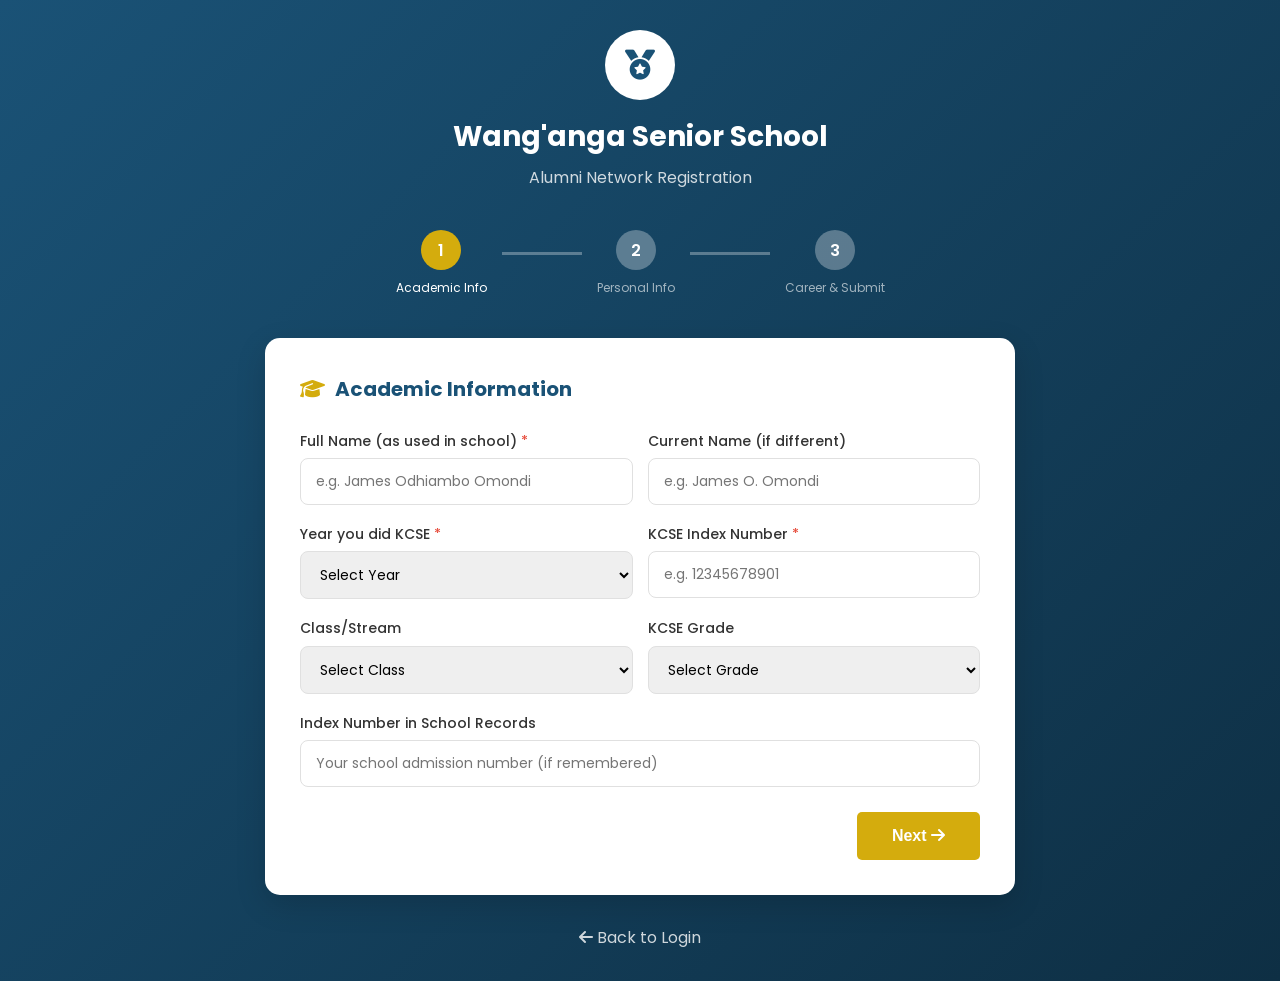
<file: alumni-apply.html>
<!DOCTYPE html>
<html lang="en">
<head>
    <meta charset="UTF-8">
    <meta name="viewport" content="width=device-width, initial-scale=1.0">
    <title>Join Alumni Network | Wang'anga Senior School</title>
    <link rel="stylesheet" href="style.css">
    <link rel="preconnect" href="https://fonts.googleapis.com">
    <link href="https://fonts.googleapis.com/css2?family=Poppins:wght@300;400;500;600;700&display=swap" rel="stylesheet">
    <link rel="stylesheet" href="https://cdnjs.cloudflare.com/ajax/libs/font-awesome/6.4.0/css/all.min.css">
</head>
<body class="apply-body">

    <div class="apply-container">
        <div class="apply-header">
            <div class="apply-logo">
                <div class="logo-icon"><i class="fas fa-medal"></i></div>
                <h1>Wang'anga Senior School</h1>
                <p>Alumni Network Registration</p>
            </div>
        </div>

        <div class="apply-progress">
            <div class="progress-step active" id="stepIndicator1">
                <div class="step-circle">1</div>
                <span>Academic Info</span>
            </div>
            <div class="progress-line"></div>
            <div class="progress-step" id="stepIndicator2">
                <div class="step-circle">2</div>
                <span>Personal Info</span>
            </div>
            <div class="progress-line"></div>
            <div class="progress-step" id="stepIndicator3">
                <div class="step-circle">3</div>
                <span>Career & Submit</span>
            </div>
        </div>

        <!-- Step 1: Academic Information -->
        <div class="apply-form-section active" id="formStep1">
            <div class="apply-form-card">
                <h3><i class="fas fa-graduation-cap"></i> Academic Information</h3>
                <form id="alumniForm1">
                    <div class="form-row">
                        <div class="form-group">
                            <label>Full Name (as used in school) <span class="required">*</span></label>
                            <input type="text" id="alumniName" placeholder="e.g. James Odhiambo Omondi" required>
                        </div>
                        <div class="form-group">
                            <label>Current Name (if different)</label>
                            <input type="text" id="alumniCurrentName" placeholder="e.g. James O. Omondi">
                        </div>
                    </div>
                    <div class="form-row">
                        <div class="form-group">
                            <label>Year you did KCSE <span class="required">*</span></label>
                            <select id="alumniKCSEYear" required>
                                <option value="">Select Year</option>
                                <script>document.write(Array.from({length: 30}, (_, i) => 2026 - i).map(y => `<option value="${y}">${y}</option>`).join(''))</script>
                            </select>
                        </div>
                        <div class="form-group">
                            <label>KCSE Index Number <span class="required">*</span></label>
                            <input type="text" id="alumniIndex" placeholder="e.g. 12345678901" required>
                        </div>
                    </div>
                    <div class="form-row">
                        <div class="form-group">
                            <label>Class/Stream</label>
                            <select id="alumniClass">
                                <option value="">Select Class</option>
                                <option value="Form 1 East">Form 1 East</option>
                                <option value="Form 1 West">Form 1 West</option>
                                <option value="Form 2 East">Form 2 East</option>
                                <option value="Form 2 West">Form 2 West</option>
                                <option value="Form 3 East">Form 3 East</option>
                                <option value="Form 3 West">Form 3 West</option>
                                <option value="Form 4 East">Form 4 East</option>
                                <option value="Form 4 West">Form 4 West</option>
                            </select>
                        </div>
                        <div class="form-group">
                            <label>KCSE Grade</label>
                            <select id="alumniGrade">
                                <option value="">Select Grade</option>
                                <option value="A">A</option><option value="A-">A-</option>
                                <option value="B+">B+</option><option value="B">B</option><option value="B-">B-</option>
                                <option value="C+">C+</option><option value="C">C</option><option value="C-">C-</option>
                                <option value="D+">D+</option><option value="D">D</option><option value="D-">D-</option>
                                <option value="E">E</option>
                            </select>
                        </div>
                    </div>
                    <div class="form-group">
                        <label>Index Number in School Records</label>
                        <input type="text" id="alumniSchoolIndex" placeholder="Your school admission number (if remembered)">
                    </div>
                    <div class="form-buttons">
                        <button type="button" class="btn btn-primary" onclick="nextStep(2)">Next <i class="fas fa-arrow-right"></i></button>
                    </div>
                </form>
            </div>
        </div>

        <!-- Step 2: Personal Information -->
        <div class="apply-form-section" id="formStep2">
            <div class="apply-form-card">
                <h3><i class="fas fa-user"></i> Personal Information</h3>
                <form id="alumniForm2">
                    <div class="form-row">
                        <div class="form-group">
                            <label>Phone Number <span class="required">*</span></label>
                            <input type="tel" id="alumniPhone" placeholder="07XX XXX XXX" required>
                        </div>
                        <div class="form-group">
                            <label>Email Address <span class="required">*</span></label>
                            <input type="email" id="alumniEmail" placeholder="your.email@gmail.com" required>
                        </div>
                    </div>
                    <div class="form-row">
                        <div class="form-group">
                            <label>Gender <span class="required">*</span></label>
                            <select id="alumniGender" required>
                                <option value="">Select Gender</option>
                                <option value="Male">Male</option>
                                <option value="Female">Female</option>
                            </select>
                        </div>
                        <div class="form-group">
                            <label>Date of Birth</label>
                            <input type="date" id="alumniDOB">
                        </div>
                    </div>
                    <div class="form-group">
                        <label>Current Location / County <span class="required">*</span></label>
                        <input type="text" id="alumniLocation" placeholder="e.g. Nairobi, Nakuru" required>
                    </div>
                    <div class="form-group">
                        <label>National ID Number</label>
                        <input type="text" id="alumniID" placeholder="ID Number">
                    </div>
                    <div class="form-buttons">
                        <button type="button" class="btn btn-secondary" onclick="prevStep(1)"><i class="fas fa-arrow-left"></i> Back</button>
                        <button type="button" class="btn btn-primary" onclick="nextStep(3)">Next <i class="fas fa-arrow-right"></i></button>
                    </div>
                </form>
            </div>
        </div>

        <!-- Step 3: Career & Submit -->
        <div class="apply-form-section" id="formStep3">
            <div class="apply-form-card">
                <h3><i class="fas fa-briefcase"></i> Career & Contributions</h3>
                <form id="alumniForm3">
                    <div class="form-row">
                        <div class="form-group">
                            <label>Current Occupation <span class="required">*</span></label>
                            <input type="text" id="alumniOccupation" placeholder="e.g. Software Engineer" required>
                        </div>
                        <div class="form-group">
                            <label>Company / Organization</label>
                            <input type="text" id="alumniCompany" placeholder="e.g. Safaricom PLC">
                        </div>
                    </div>
                    <div class="form-group">
                        <label>Industry / Sector</label>
                        <select id="alumniIndustry">
                            <option value="">Select Industry</option>
                            <option value="Technology">Technology / IT</option>
                            <option value="Healthcare">Healthcare / Medical</option>
                            <option value="Education">Education / Teaching</option>
                            <option value="Business">Business / Finance</option>
                            <option value="Engineering">Engineering</option>
                            <option value="Government">Government / Public Service</option>
                            <option value="Legal">Legal / Law</option>
                            <option value="Agriculture">Agriculture</option>
                            <option value="Media">Media / Communications</option>
                            <option value="Hospitality">Hospitality / Tourism</option>
                            <option value="NGO">NGO / Non-Profit</option>
                            <option value="Self-Employed">Self-Employed / Entrepreneur</option>
                            <option value="Student">Still Studying</option>
                            <option value="Other">Other</option>
                        </select>
                    </div>
                    <div class="form-group">
                        <label>Skills & Expertise (comma separated)</label>
                        <input type="text" id="alumniSkills" placeholder="e.g. Project Management, Data Analysis, Teaching">
                    </div>
                    <div class="form-group">
                        <label>How would you like to contribute to the school?</label>
                        <textarea id="alumniContribution" rows="3" placeholder="e.g. Mentorship, Career talks, Donations, Sports coaching..."></textarea>
                    </div>
                    <div class="form-group">
                        <label>Fond Memories / Message to the School</label>
                        <textarea id="alumniMessage" rows="3" placeholder="Share your favorite memories or a message..."></textarea>
                    </div>
                    <div class="form-group">
                        <label>Create Password <span class="required">*</span></label>
                        <input type="password" id="alumniPassword" placeholder="Set your login password" required>
                    </div>
                    <div class="terms">
                        <label>
                            <input type="checkbox" id="agreeTerms" required>
                            I confirm that all information provided is correct and I am a genuine alumni of Wang'anga Senior School.
                        </label>
                    </div>
                    <div class="form-buttons">
                        <button type="button" class="btn btn-secondary" onclick="prevStep(2)"><i class="fas fa-arrow-left"></i> Back</button>
                        <button type="button" class="btn btn-primary" onclick="submitAlumni()"><i class="fas fa-paper-plane"></i> Submit Application</button>
                    </div>
                </form>
            </div>
        </div>

        <!-- Success Message -->
        <div class="apply-form-section" id="formSuccess" style="display:none;">
            <div class="success-card">
                <div class="success-icon"><i class="fas fa-check-circle"></i></div>
                <h2>Application Submitted!</h2>
                <p>Your alumni registration has been received. Your Alumni ID is:</p>
                <div class="ref-number" id="alumniRefNo"></div>
                <p class="success-note">Your application will be reviewed by the admin. You will be notified once approved. Please save your Alumni ID.</p>
                <div class="success-buttons">
                    <a href="login.html" class="btn btn-primary">Back to Login</a>
                    <a href="index.html" class="btn btn-secondary">Back to Website</a>
                </div>
            </div>
        </div>

        <div class="apply-footer">
            <a href="login.html"><i class="fas fa-arrow-left"></i> Back to Login</a>
        </div>
    </div>

    <script>
        let currentStep = 1;

        function nextStep(step) {
            if (step === 2) {
                const name = document.getElementById('alumniName').value;
                const year = document.getElementById('alumniKCSEYear').value;
                const index = document.getElementById('alumniIndex').value;
                if (!name || !year || !index) { alert('Please fill in all required fields'); return; }
            }
            if (step === 3) {
                const phone = document.getElementById('alumniPhone').value;
                const email = document.getElementById('alumniEmail').value;
                const gender = document.getElementById('alumniGender').value;
                const location = document.getElementById('alumniLocation').value;
                if (!phone || !email || !gender || !location) { alert('Please fill in all required fields'); return; }
            }
            document.querySelectorAll('.apply-form-section').forEach(s => s.classList.remove('active'));
            document.getElementById('formStep' + step).classList.add('active');
            for (let i = 1; i <= 3; i++) {
                document.getElementById('stepIndicator' + i).classList.remove('active');
                if (i <= step) document.getElementById('stepIndicator' + i).classList.add('active');
            }
            currentStep = step;
        }

        function prevStep(step) {
            document.querySelectorAll('.apply-form-section').forEach(s => s.classList.remove('active'));
            document.getElementById('formStep' + step).classList.add('active');
            for (let i = 1; i <= 3; i++) {
                document.getElementById('stepIndicator' + i).classList.remove('active');
                if (i <= step) document.getElementById('stepIndicator' + i).classList.add('active');
            }
            currentStep = step;
        }

        function submitAlumni() {
            if (!document.getElementById('agreeTerms').checked) { alert('Please agree to the terms'); return; }
            const password = document.getElementById('alumniPassword').value;
            if (!password) { alert('Please create a password'); return; }
            const occupation = document.getElementById('alumniOccupation').value;
            if (!occupation) { alert('Please fill in your occupation'); return; }

            const alumni = JSON.parse(localStorage.getItem('wanganga_alumni') || '[]');
            const alumniId = 'ALM' + Date.now().toString().slice(-8);

            const application = {
                alumniId: alumniId,
                name: document.getElementById('alumniName').value,
                currentName: document.getElementById('alumniCurrentName').value || '',
                kcseYear: document.getElementById('alumniKCSEYear').value,
                index: document.getElementById('alumniIndex').value,
                classStream: document.getElementById('alumniClass').value || '',
                grade: document.getElementById('alumniGrade').value || '',
                schoolIndex: document.getElementById('alumniSchoolIndex').value || '',
                phone: document.getElementById('alumniPhone').value,
                email: document.getElementById('alumniEmail').value,
                gender: document.getElementById('alumniGender').value,
                dob: document.getElementById('alumniDOB').value || '',
                location: document.getElementById('alumniLocation').value,
                nationalId: document.getElementById('alumniID').value || '',
                occupation: document.getElementById('alumniOccupation').value,
                company: document.getElementById('alumniCompany').value || '',
                industry: document.getElementById('alumniIndustry').value || '',
                skills: document.getElementById('alumniSkills').value || '',
                contribution: document.getElementById('alumniContribution').value || '',
                message: document.getElementById('alumniMessage').value || '',
                password: password,
                status: 'Pending',
                dateApplied: new Date().toLocaleDateString()
            };

            alumni.push(application);
            localStorage.setItem('wanganga_alumni', JSON.stringify(alumni));

            // Log to admin center
            const records = JSON.parse(localStorage.getItem('wanganga_admin_center') || '[]');
            records.unshift({
                id: records.length + 1,
                timestamp: new Date().toISOString(),
                category: 'alumni',
                action: 'create',
                details: 'New alumni application: ' + application.name + ' (KCSE ' + application.kcseYear + ', Ref: ' + alumniId + ')',
                user: application.name,
                ip: 'Local Network'
            });
            localStorage.setItem('wanganga_admin_center', JSON.stringify(records));

            document.getElementById('alumniRefNo').textContent = alumniId;
            document.querySelectorAll('.apply-form-section').forEach(s => s.classList.remove('active'));
            document.getElementById('formSuccess').style.display = 'block';
        }
    </script>

</body>
</html>
</file>
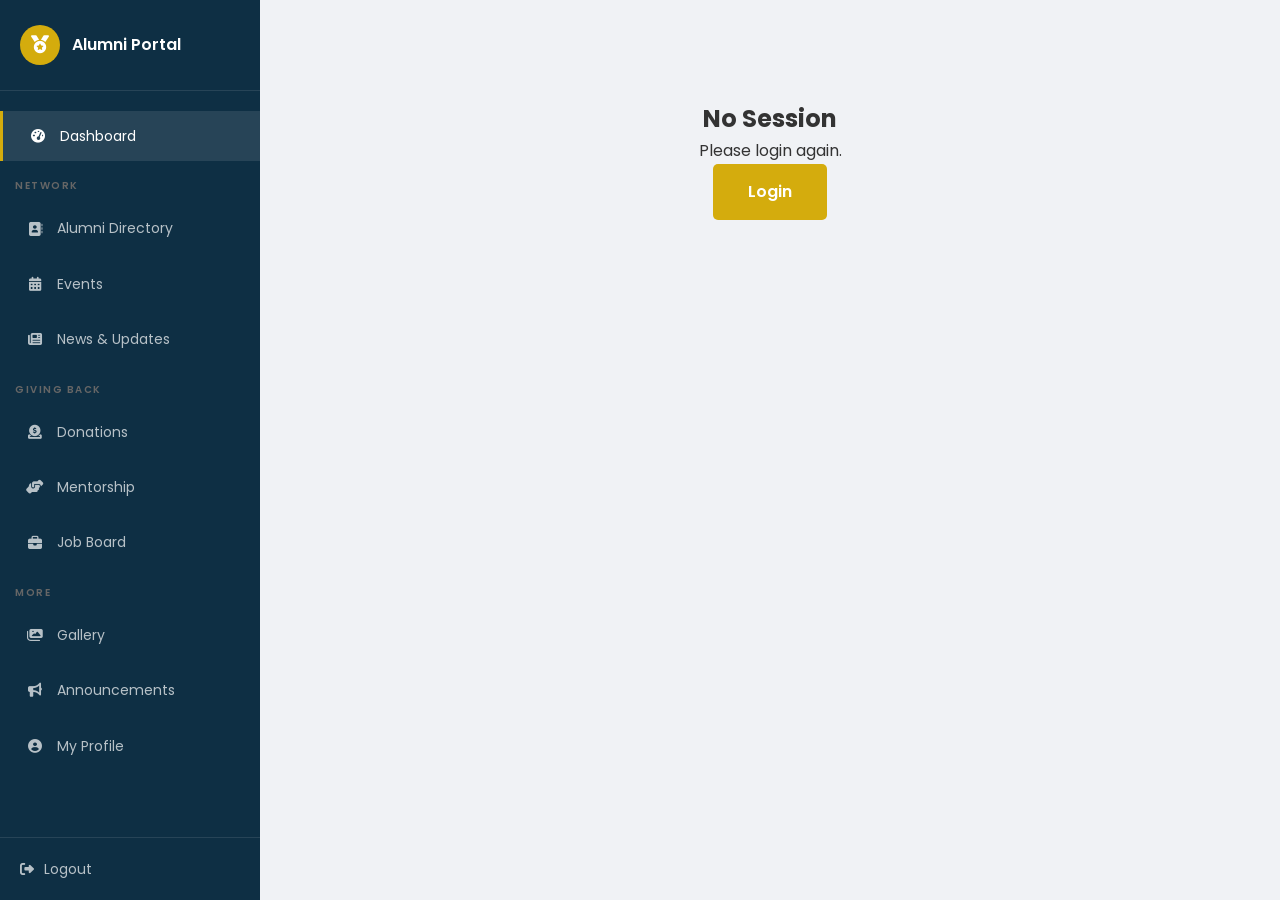
<file: alumni-portal.html>
<!DOCTYPE html>
<html lang="en">
<head>
    <meta charset="UTF-8">
    <meta name="viewport" content="width=device-width, initial-scale=1.0">
    <title>Alumni Portal | Wang'anga Senior School</title>
    <link rel="icon" type="image/svg+xml" href="images/favicon.svg">
    <link rel="manifest" href="manifest.json">
    <meta name="theme-color" content="#1a5276">
    <link rel="stylesheet" href="style.css">
    <link rel="preconnect" href="https://fonts.googleapis.com">
    <link href="https://fonts.googleapis.com/css2?family=Poppins:wght@300;400;500;600;700&display=swap" rel="stylesheet">
    <link rel="stylesheet" href="https://cdnjs.cloudflare.com/ajax/libs/font-awesome/6.4.0/css/all.min.css">
</head>
<body class="dashboard-body">
    <aside class="sidebar" id="sidebar">
        <div class="sidebar-header"><div class="sidebar-logo"><i class="fas fa-medal"></i></div><h3>Alumni Portal</h3></div>
        <nav class="sidebar-nav"><ul>
            <li><a href="#" class="active" onclick="showSection('dashboard', this)"><i class="fas fa-tachometer-alt"></i> Dashboard</a></li>
            <li class="nav-divider">Network</li>
            <li><a href="#" onclick="showSection('alumni-directory', this)"><i class="fas fa-address-book"></i> Alumni Directory</a></li>
            <li><a href="#" onclick="showSection('alumni-events', this)"><i class="fas fa-calendar-alt"></i> Events</a></li>
            <li><a href="#" onclick="showSection('alumni-news', this)"><i class="fas fa-newspaper"></i> News & Updates</a></li>
            <li class="nav-divider">Giving Back</li>
            <li><a href="#" onclick="showSection('alumni-donations', this)"><i class="fas fa-donate"></i> Donations</a></li>
            <li><a href="#" onclick="showSection('alumni-mentorship', this)"><i class="fas fa-hands-helping"></i> Mentorship</a></li>
            <li><a href="#" onclick="showSection('alumni-jobs', this)"><i class="fas fa-briefcase"></i> Job Board</a></li>
            <li class="nav-divider">More</li>
            <li><a href="#" onclick="showSection('alumni-gallery', this)"><i class="fas fa-images"></i> Gallery</a></li>
            <li><a href="#" onclick="showSection('alumni-announcements', this)"><i class="fas fa-bullhorn"></i> Announcements</a></li>
            <li><a href="#" onclick="showSection('alumni-profile', this)"><i class="fas fa-user-circle"></i> My Profile</a></li>
        </ul></nav>
        <div class="sidebar-footer"><a href="login.html"><i class="fas fa-sign-out-alt"></i> Logout</a></div>
    </aside>

    <main class="main-content">
        <div class="dashboard-topbar">
            <div class="hamburger" onclick="toggleSidebar()"><i class="fas fa-bars"></i></div>
            <div class="topbar-right">
                <button class="lang-toggle" id="langToggle" onclick="toggleLang()">SW</button>
                <button class="dark-mode-toggle-sm" onclick="toggleDarkMode()" title="Dark Mode"><i class="fas fa-moon" id="dmIcon"></i></button>
                <a href="https://wa.me/254798394035" target="_blank" class="whatsapp-topbar"><i class="fab fa-whatsapp"></i></a>
                <div class="admin-profile"><i class="fas fa-user-circle"></i> <span id="alumniDisplayName">Alumni</span></div>
            </div>
        </div>

        <!-- Dashboard -->
        <div class="content-section active" id="dashboard">
            <div class="welcome-card"><h2>Welcome, <span id="welcomeName">Alumni</span>!</h2><p>Stay connected with your alma mater and fellow alumni.</p></div>
            <div class="stats-grid">
                <div class="stat-card"><div class="stat-icon"><i class="fas fa-users"></i></div><div class="stat-info"><h3 id="totalAlumniCount">0</h3><p>Fellow Alumni</p></div></div>
                <div class="stat-card"><div class="stat-icon"><i class="fas fa-calendar-check"></i></div><div class="stat-info"><h3 id="upcomingEventsCount">0</h3><p>Upcoming Events</p></div></div>
                <div class="stat-card"><div class="stat-icon"><i class="fas fa-donate"></i></div><div class="stat-info"><h3 id="myDonationsTotal">KES 0</h3><p>My Donations</p></div></div>
                <div class="stat-card"><div class="stat-icon"><i class="fas fa-handshake"></i></div><div class="stat-info"><h3 id="mentorshipCount">0</h3><p>Mentorship</p></div></div>
            </div>
            <div class="recent-grid">
                <div class="activity-card"><h3><i class="fas fa-calendar"></i> Upcoming Events</h3><div id="dashEvents"><p class="no-data">No upcoming events</p></div></div>
                <div class="activity-card"><h3><i class="fas fa-newspaper"></i> Latest News</h3><div id="dashNews"><p class="no-data">No news</p></div></div>
            </div>
        </div>

        <!-- Alumni Directory -->
        <div class="content-section" id="alumni-directory">
            <h2>Alumni Directory</h2>
            <div class="form-row">
                <div class="form-group"><label>Search</label><input type="text" id="alumniSearch" placeholder="Search by name, location, industry..." oninput="filterAlumniDir()"></div>
                <div class="form-group"><label>Year</label><select id="alumniYearFilter" onchange="filterAlumniDir()"><option value="">All Years</option></select></div>
                <div class="form-group"><label>Industry</label><select id="alumniIndustryFilter" onchange="filterAlumniDir()"><option value="">All Industries</option></select></div>
            </div>
            <div class="table-container" style="margin-top:15px">
                <table><thead><tr><th>Name</th><th>KCSE Year</th><th>Class</th><th>Grade</th><th>Occupation</th><th>Location</th><th>Contact</th></tr></thead>
                <tbody id="alumniDirBody"><tr class="no-data"><td colspan="7">No alumni found</td></tr></tbody></table>
            </div>
        </div>

        <!-- Events -->
        <div class="content-section" id="alumni-events">
            <h2>Events</h2>
            <div id="eventsList"></div>
        </div>

        <!-- News -->
        <div class="content-section" id="alumni-news">
            <h2>News & Updates</h2>
            <div id="newsList"><p class="no-data">No news yet</p></div>
        </div>

        <!-- Donations -->
        <div class="content-section" id="alumni-donations">
            <h2>Donations & Contributions</h2>
            <div class="stats-grid">
                <div class="stat-card"><div class="stat-icon"><i class="fas fa-coins"></i></div><div class="stat-info"><h3 id="myTotalDonated">KES 0</h3><p>My Total</p></div></div>
                <div class="stat-card"><div class="stat-icon"><i class="fas fa-hand-holding-usd"></i></div><div class="stat-info"><h3 id="totalDonationsAll">KES 0</h3><p>School Total</p></div></div>
            </div>
            <div class="create-card-form" style="margin-top:25px">
                <h3>Record Donation</h3>
                <div class="form-row">
                    <div class="form-group"><label>Amount (KES) <span class="required">*</span></label><input type="number" id="donationAmount" placeholder="e.g 5000"></div>
                    <div class="form-group"><label>Purpose</label><select id="donationPurpose"><option value="General">General Fund</option><option value="Infrastructure">Infrastructure</option><option value="Scholarship">Scholarship Fund</option><option value="Sports">Sports</option><option value="Library">Library</option><option value="Events">Events</option></select></div>
                </div>
                <div class="form-group"><label>Payment Code / Reference</label><input type="text" id="donationRef" placeholder="M-Pesa code or bank ref"></div>
                <button class="btn btn-primary" onclick="recordDonation()"><i class="fas fa-paper-plane"></i> Submit Donation</button>
            </div>
            <h3 style="margin-top:25px">My Donation History</h3>
            <div class="table-container" style="margin-top:10px">
                <table><thead><tr><th>Date</th><th>Amount</th><th>Purpose</th><th>Reference</th><th>Status</th></tr></thead>
                <tbody id="donationsBody"><tr class="no-data"><td colspan="5">No donations yet</td></tr></tbody></table>
            </div>
        </div>

        <!-- Mentorship -->
        <div class="content-section" id="alumni-mentorship">
            <h2>Mentorship Program</h2>
            <div class="create-card-form">
                <h3>Become a Mentor</h3>
                <p style="margin:10px 0;color:var(--text-light)">Help current students navigate their academic and career paths.</p>
                <div class="form-row">
                    <div class="form-group"><label>Areas of Expertise</label><input type="text" id="mentorSkills" placeholder="e.g. Software Development, Medicine"></div>
                    <div class="form-group"><label>Availability</label><select id="mentorAvailability"><option value="Online">Online Only</option><option value="In-Person">In-Person</option><option value="Both">Both</option></select></div>
                </div>
                <div class="form-group"><label>Bio / About You</label><textarea id="mentorBio" rows="3" placeholder="Brief description of your experience..."></textarea></div>
                <button class="btn btn-primary" onclick="registerMentor()"><i class="fas fa-check"></i> Register as Mentor</button>
            </div>
            <h3 style="margin-top:25px">Registered Mentors</h3>
            <div id="mentorsList" style="margin-top:10px"></div>
        </div>

        <!-- Job Board -->
        <div class="content-section" id="alumni-jobs">
            <h2>Job Board</h2>
            <div class="section-top">
                <div></div>
                <button class="btn btn-primary" onclick="openJobModal()"><i class="fas fa-plus"></i> Post a Job</button>
            </div>
            <div id="jobsList" style="margin-top:15px"></div>
            <!-- Job Modal -->
            <div class="modal-overlay" id="jobModal">
                <div class="modal-content dashboard-modal" style="max-width:550px">
                    <div class="modal-header"><h3>Post a Job Opportunity</h3><span class="close-modal" onclick="document.getElementById('jobModal').classList.remove('active')">&times;</span></div>
                    <div class="modal-body">
                        <div class="form-group"><label>Title <span class="required">*</span></label><input type="text" id="jobTitle" placeholder="e.g. Software Engineer"></div>
                        <div class="form-row">
                            <div class="form-group"><label>Company <span class="required">*</span></label><input type="text" id="jobCompany" placeholder="Company name"></div>
                            <div class="form-group"><label>Location</label><input type="text" id="jobLocation" placeholder="e.g. Nairobi"></div>
                        </div>
                        <div class="form-group"><label>Description</label><textarea id="jobDesc" rows="4" placeholder="Job description and requirements..."></textarea></div>
                        <div class="form-group"><label>Application Link / Email</label><input type="text" id="jobLink" placeholder="URL or email"></div>
                        <button class="btn btn-primary" onclick="postJob()"><i class="fas fa-save"></i> Post Job</button>
                    </div>
                </div>
            </div>
        </div>

        <!-- Gallery -->
        <div class="content-section" id="alumni-gallery"><h2>Photo Gallery</h2><div id="alumniGalleryContent"><p class="no-data">No photos</p></div></div>

        <!-- Announcements -->
        <div class="content-section" id="alumni-announcements"><h2>Announcements</h2><div id="alumniAnnContent"><p class="no-data">No announcements</p></div></div>

        <!-- Profile -->
        <div class="content-section" id="alumni-profile">
            <h2>My Profile</h2>
            <div class="profile-card"><div id="alumniProfileInfo"></div></div>
        </div>
    </main>

    <script>
    function getData(k){return JSON.parse(localStorage.getItem('wanganga_'+k)||'[]')}
    function setData(k,d){localStorage.setItem('wanganga_'+k,JSON.stringify(d))}
    const aid=localStorage.getItem('wanganga_current_alumni');
    const alumni=getData('alumni');
    const me=alumni.find(a=>a.alumniId===aid)||alumni[0];

    if(!me){document.querySelector('.main-content').innerHTML='<div style="text-align:center;padding:100px"><h2>No Session</h2><p>Please login again.</p><a href="login.html" class="btn btn-primary">Login</a></div>';}

    function toggleSidebar(){document.getElementById('sidebar').classList.toggle('active')}
    function showSection(id,el){document.querySelectorAll('.content-section').forEach(s=>s.classList.remove('active'));document.getElementById(id).classList.add('active');document.querySelectorAll('.sidebar-nav a').forEach(a=>a.classList.remove('active'));if(el)el.classList.add('active');const loaders={'alumni-directory':filterAlumniDir,'alumni-events':loadEvents,'alumni-news':loadNews,alumni_donations:loadDonations,'alumni-donations':loadDonations,'alumni-mentorship':loadMentors,'alumni-jobs':loadJobs,'alumni-gallery':loadGallery,'alumni-announcements':loadAnnouncements,'alumni-profile':loadProfile};if(loaders[id])loaders[id]();}

    // Dashboard
    function loadDashboard(){if(!me)return;const approved=alumni.filter(a=>a.status==='Approved'||a.status==='Active');document.getElementById('totalAlumniCount').textContent=Math.max(0,approved.length-1);const events=getData('alumni_events');const now=new Date();document.getElementById('upcomingEventsCount').textContent=events.filter(e=>new Date(e.date)>=now).length;const myDonations=getData('alumni_donations').filter(d=>d.alumniId===me.alumniId);document.getElementById('myDonationsTotal').textContent='KES '+myDonations.reduce((s,d)=>s+(Number(d.amount)||0),0).toLocaleString();const mentors=getData('alumni_mentors');document.getElementById('mentorshipCount').textContent=mentors.length;const upcoming=events.filter(e=>new Date(e.date)>=now).slice(0,3);const el=document.getElementById('dashEvents');el.innerHTML=upcoming.length?upcoming.map(e=>`<div class="activity-item"><i class="fas fa-calendar" style="color:var(--primary)"></i><div><strong>${e.title}</strong><p style="margin:2px 0;font-size:13px">${e.description||''}</p><small>${new Date(e.date).toLocaleDateString()} ${e.time||''}</small></div></div>`).join(''):'<p class="no-data">No upcoming events</p>';const news=getData('alumni_news').slice(0,3);const nel=document.getElementById('dashNews');nel.innerHTML=news.length?news.map(n=>`<div class="activity-item"><i class="fas fa-newspaper" style="color:var(--secondary)"></i><div><strong>${n.title}</strong><p style="margin:2px 0;font-size:13px">${(n.content||'').substring(0,100)}...</p><small>${n.date}</small></div></div>`).join(''):'<p class="no-data">No news</p>';}

    // Directory
    function filterAlumniDir(){const approved=alumni.filter(a=>a.status==='Approved'||a.status==='Active');const q=(document.getElementById('alumniSearch').value||'').toLowerCase();const yf=document.getElementById('alumniYearFilter').value;const ind=document.getElementById('alumniIndustryFilter').value;let filtered=approved;if(q)filtered=filtered.filter(a=>(a.name||'').toLowerCase().includes(q)||(a.location||'').toLowerCase().includes(q)||(a.occupation||'').toLowerCase().includes(q)||(a.industry||'').toLowerCase().includes(q));if(yf)filtered=filtered.filter(a=>a.kcseYear===yf);if(ind)filtered=filtered.filter(a=>a.industry===ind);const tb=document.getElementById('alumniDirBody');if(!filtered.length){tb.innerHTML='<tr class="no-data"><td colspan="7">No alumni found</td></tr>';return;}tb.innerHTML=filtered.map(a=>`<tr><td><strong>${a.currentName||a.name}</strong></td><td>${a.kcseYear}</td><td>${a.classStream||'-'}</td><td><span class="status-badge approved">${a.grade||'-'}</span></td><td>${a.occupation||'-'}</td><td>${a.location||'-'}</td><td><a href="https://wa.me/254${(a.phone||'').replace(/^0/,'')}" target="_blank" class="action-btn view"><i class="fab fa-whatsapp"></i></a></td></tr>`).join('');}
    function populateAlumniFilters(){const years=[...new Set(alumni.map(a=>a.kcseYear).filter(Boolean))].sort().reverse();const ysel=document.getElementById('alumniYearFilter');years.forEach(y=>{ysel.innerHTML+='<option value="'+y+'">'+y+'</option>';});const industries=[...new Set(alumni.map(a=>a.industry).filter(Boolean))].sort();const isel=document.getElementById('alumniIndustryFilter');industries.forEach(i=>{isel.innerHTML+='<option value="'+i+'">'+i+'</option>';});}

    // Events
    function loadEvents(){const events=getData('alumni_events');const el=document.getElementById('eventsList');if(!events.length){el.innerHTML='<p class="no-data">No events yet. Admin will create events.</p>';return;}el.innerHTML=events.map(e=>`<div class="prediction-card" style="margin-bottom:15px"><h3><i class="fas fa-calendar-check" style="color:var(--primary)"></i> ${e.title}</h3><p><strong>Date:</strong> ${new Date(e.date).toLocaleDateString()} ${e.time||''}</p><p><strong>Venue:</strong> ${e.venue||'TBD'}</p><p>${e.description||''}</p><p style="font-size:12px;color:var(--text-light)">Organized by: ${e.organizer||'Alumni Association'}</p></div>`).join('');}

    // News
    function loadNews(){const news=getData('alumni_news');const el=document.getElementById('newsList');if(!news.length){el.innerHTML='<p class="no-data">No news yet</p>';return;}el.innerHTML=news.map(n=>`<div class="activity-item" style="padding:15px;margin-bottom:10px;background:var(--white);border-radius:8px;box-shadow:var(--shadow)"><i class="fas fa-newspaper" style="color:var(--primary);font-size:20px;margin-right:12px"></i><div><strong style="font-size:15px">${n.title}</strong><p style="margin:5px 0">${n.content||''}</p><small style="color:var(--text-light)">${n.date} - ${n.author||'Admin'}</small></div></div>`).join('');}

    // Donations
    function loadDonations(){const myDonations=getData('alumni_donations').filter(d=>d.alumniId===me.alumniId);const allDonations=getData('alumni_donations');document.getElementById('myTotalDonated').textContent='KES '+myDonations.reduce((s,d)=>s+(Number(d.amount)||0),0).toLocaleString();document.getElementById('totalDonationsAll').textContent='KES '+allDonations.reduce((s,d)=>s+(Number(d.amount)||0),0).toLocaleString();const tb=document.getElementById('donationsBody');if(!myDonations.length){tb.innerHTML='<tr class="no-data"><td colspan="5">No donations yet</td></tr>';return;}tb.innerHTML=myDonations.sort((a,b)=>new Date(b.date)-new Date(a.date)).map(d=>`<tr><td>${new Date(d.date).toLocaleDateString()}</td><td><strong>KES ${Number(d.amount).toLocaleString()}</strong></td><td>${d.purpose}</td><td>${d.reference||'-'}</td><td><span class="status-badge approved">${d.status||'Recorded'}</span></td></tr>`).join('');}
    function recordDonation(){const amt=Number(document.getElementById('donationAmount').value);const ref=document.getElementById('donationRef').value.trim();if(!amt||amt<=0){alert('Enter valid amount');return;}const donations=getData('alumni_donations');donations.push({id:'DON'+Date.now(),alumniId:me.alumniId,alumniName:me.currentName||me.name,amount:amt,purpose:document.getElementById('donationPurpose').value,reference:ref||'Direct',date:new Date().toISOString(),status:'Recorded'});setData('alumni_donations',donations);document.getElementById('donationAmount').value='';document.getElementById('donationRef').value='';alert('Thank you for your donation!');loadDonations();}

    // Mentorship
    function loadMentors(){const mentors=getData('alumni_mentors');const el=document.getElementById('mentorsList');if(!mentors.length){el.innerHTML='<p class="no-data">No mentors registered yet. Be the first!</p>';return;}el.innerHTML='<div class="clubs-grid">'+mentors.map(m=>`<div class="club-card"><i class="fas fa-user-tie" style="font-size:24px;color:var(--primary);margin-bottom:8px"></i><h4>${m.name}</h4><p><strong>Expertise:</strong> ${m.skills||'-'}</p><p><strong>Available:</strong> ${m.availability||'Online'}</p><p style="font-size:12px;color:var(--text-light)">${m.bio||''}</p><a href="https://wa.me/254${(m.phone||'').replace(/^0/,'')}" target="_blank" class="btn btn-primary btn-sm" style="margin-top:8px"><i class="fab fa-whatsapp"></i> Contact</a></div>`).join('')+'</div>';}
    function registerMentor(){const skills=document.getElementById('mentorSkills').value.trim();const bio=document.getElementById('mentorBio').value.trim();if(!skills){alert('Enter your expertise areas');return;}const mentors=getData('alumni_mentors');if(mentors.some(m=>m.alumniId===me.alumniId)){alert('You are already registered as a mentor!');return;}mentors.push({alumniId:me.alumniId,name:me.currentName||me.name,phone:me.phone,email:me.email,skills,availability:document.getElementById('mentorAvailability').value,bio,registeredAt:new Date().toISOString()});setData('alumni_mentors',mentors);alert('Thank you for becoming a mentor!');document.getElementById('mentorSkills').value='';document.getElementById('mentorBio').value='';loadMentors();}

    // Jobs
    function loadJobs(){const jobs=getData('alumni_jobs');const el=document.getElementById('jobsList');if(!jobs.length){el.innerHTML='<p class="no-data">No job opportunities posted yet.</p>';return;}el.innerHTML=jobs.map(j=>`<div class="prediction-card" style="margin-bottom:15px"><div class="section-top"><h3><i class="fas fa-briefcase" style="color:var(--primary)"></i> ${j.title}</h3><small style="color:var(--text-light)">${new Date(j.postedAt).toLocaleDateString()}</small></div><p><strong>Company:</strong> ${j.company} | <strong>Location:</strong> ${j.location||'Not specified'}</p><p>${j.description||''}</p>${j.link?'<a href="'+j.link+'" target="_blank" class="btn btn-primary btn-sm" style="margin-top:8px"><i class="fas fa-external-link-alt"></i> Apply</a>':''}<p style="font-size:11px;color:var(--text-light);margin-top:8px">Posted by: ${j.postedBy||'Anonymous'}</p></div>`).join('');}
    function openJobModal(){document.getElementById('jobModal').classList.add('active');}
    function postJob(){const title=document.getElementById('jobTitle').value.trim();const company=document.getElementById('jobCompany').value.trim();if(!title||!company){alert('Fill required fields');return;}const jobs=getData('alumni_jobs');jobs.push({id:'JOB'+Date.now(),title,company,location:document.getElementById('jobLocation').value,description:document.getElementById('jobDesc').value,link:document.getElementById('jobLink').value,postedBy:me.currentName||me.name,postedAt:new Date().toISOString()});setData('alumni_jobs',jobs);document.getElementById('jobModal').classList.remove('active');document.getElementById('jobTitle').value='';document.getElementById('jobCompany').value='';document.getElementById('jobDesc').value='';document.getElementById('jobLocation').value='';document.getElementById('jobLink').value='';alert('Job posted!');loadJobs();}

    // Gallery
    function loadGallery(){const photos=getData('gallery_photos');const el=document.getElementById('alumniGalleryContent');if(!photos.length){el.innerHTML='<p class="no-data">No photos uploaded yet</p>';return;}el.innerHTML='<div class="gallery-grid">'+photos.map(p=>`<div class="gallery-item"><img src="${p.url}" alt="${p.caption||''}"><p>${p.caption||''}</p></div>`).join('')+'</div>';}

    // Announcements
    function loadAnnouncements(){const ann=getData('announcements').filter(a=>a.audience==='all'||a.audience==='alumni');const el=document.getElementById('alumniAnnContent');if(!ann.length){el.innerHTML='<p class="no-data">No announcements</p>';return;}el.innerHTML=ann.map(a=>`<div class="activity-item" style="padding:15px;margin-bottom:10px;background:var(--white);border-radius:8px;box-shadow:var(--shadow)"><i class="fas fa-bullhorn" style="color:var(--secondary);font-size:20px;margin-right:12px"></i><div><strong style="font-size:15px">${a.title}</strong><p style="margin:5px 0">${a.message}</p><small style="color:var(--text-light)">${a.date} - ${a.author||'Admin'}</small></div></div>`).join('');}

    // Profile
    function loadProfile(){if(!me)return;document.getElementById('alumniProfileInfo').innerHTML=`<div class="applicant-info"><p><strong>Alumni ID:</strong> ${me.alumniId}</p><p><strong>Name:</strong> ${me.currentName||me.name}</p><p><strong>KCSE Year:</strong> ${me.kcseYear}</p><p><strong>Class:</strong> ${me.classStream||'-'}</p><p><strong>Grade:</strong> ${me.grade||'-'}</p><p><strong>Phone:</strong> ${me.phone}</p><p><strong>Email:</strong> ${me.email||'-'}</p><p><strong>Location:</strong> ${me.location||'-'}</p><p><strong>Occupation:</strong> ${me.occupation||'-'}</p><p><strong>Company:</strong> ${me.company||'-'}</p><p><strong>Industry:</strong> ${me.industry||'-'}</p><p><strong>Skills:</strong> ${me.skills||'-'}</p><p><strong>Status:</strong> <span class="status-badge ${me.status==='Approved'||me.status==='Active'?'approved':'pending'}">${me.status}</span></p></div>`;}

    function init(){if(!me)return;document.getElementById('alumniDisplayName').textContent=me.currentName||me.name;document.getElementById('welcomeName').textContent=me.currentName||me.name;populateAlumniFilters();loadDashboard();}
    init();
    function toggleDarkMode(){document.body.classList.toggle('dark-mode');const d=document.body.classList.contains('dark-mode');localStorage.setItem('wanganga_dark_mode',d);document.getElementById('dmIcon').className=d?'fas fa-sun':'fas fa-moon';}
    if(localStorage.getItem('wanganga_dark_mode')==='true'){document.body.classList.add('dark-mode');const i=document.getElementById('dmIcon');if(i)i.className='fas fa-sun';}
    function toggleLang(){const c=localStorage.getItem('wanganga_lang')||'en';const n=c==='en'?'sw':'en';localStorage.setItem('wanganga_lang',n);document.getElementById('langToggle').textContent=n==='en'?'SW':'EN';}
    if(localStorage.getItem('wanganga_lang')==='sw')document.getElementById('langToggle').textContent='EN';
    </script>
</body>
</html>
</file>
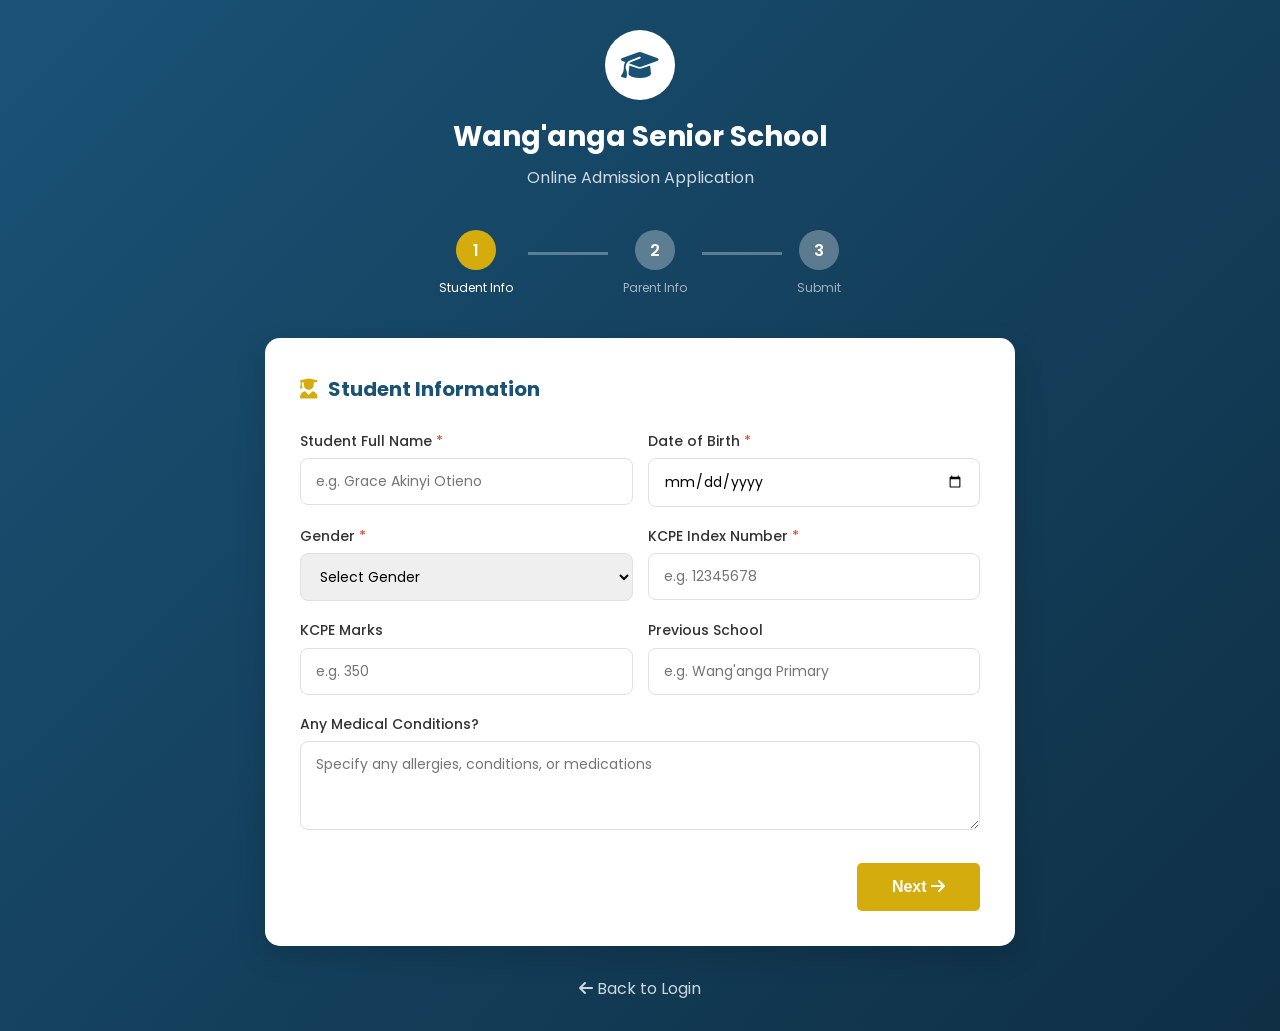
<file: apply.html>
<!DOCTYPE html>
<html lang="en">
<head>
    <meta charset="UTF-8">
    <meta name="viewport" content="width=device-width, initial-scale=1.0">
    <title>Apply for Admission | Wang'anga Senior School</title>
    <link rel="stylesheet" href="style.css">
    <link rel="preconnect" href="https://fonts.googleapis.com">
    <link href="https://fonts.googleapis.com/css2?family=Poppins:wght@300;400;500;600;700&display=swap" rel="stylesheet">
    <link rel="stylesheet" href="https://cdnjs.cloudflare.com/ajax/libs/font-awesome/6.4.0/css/all.min.css">
</head>
<body class="apply-body">

    <div class="apply-container">
        <div class="apply-header">
            <div class="apply-logo">
                <div class="logo-icon">
                    <i class="fas fa-graduation-cap"></i>
                </div>
                <h1>Wang'anga Senior School</h1>
                <p>Online Admission Application</p>
            </div>
        </div>

        <div class="apply-progress">
            <div class="progress-step active" id="stepIndicator1">
                <div class="step-circle">1</div>
                <span>Student Info</span>
            </div>
            <div class="progress-line"></div>
            <div class="progress-step" id="stepIndicator2">
                <div class="step-circle">2</div>
                <span>Parent Info</span>
            </div>
            <div class="progress-line"></div>
            <div class="progress-step" id="stepIndicator3">
                <div class="step-circle">3</div>
                <span>Submit</span>
            </div>
        </div>

        <!-- Step 1: Student Information -->
        <div class="apply-form-section active" id="formStep1">
            <div class="apply-form-card">
                <h3><i class="fas fa-user-graduate"></i> Student Information</h3>
                <form id="applyForm1">
                    <div class="form-row">
                        <div class="form-group">
                            <label>Student Full Name <span class="required">*</span></label>
                            <input type="text" id="appStudentName" placeholder="e.g. Grace Akinyi Otieno" required>
                        </div>
                        <div class="form-group">
                            <label>Date of Birth <span class="required">*</span></label>
                            <input type="date" id="appDOB" required>
                        </div>
                    </div>
                    <div class="form-row">
                        <div class="form-group">
                            <label>Gender <span class="required">*</span></label>
                            <select id="appGender" required>
                                <option value="">Select Gender</option>
                                <option value="Male">Male</option>
                                <option value="Female">Female</option>
                            </select>
                        </div>
                        <div class="form-group">
                            <label>KCPE Index Number <span class="required">*</span></label>
                            <input type="text" id="appKCPE" placeholder="e.g. 12345678" required>
                        </div>
                    </div>
                    <div class="form-row">
                        <div class="form-group">
                            <label>KCPE Marks</label>
                            <input type="number" id="appMarks" placeholder="e.g. 350" min="0" max="500">
                        </div>
                        <div class="form-group">
                            <label>Previous School</label>
                            <input type="text" id="appPrevSchool" placeholder="e.g. Wang'anga Primary">
                        </div>
                    </div>
                    <div class="form-group">
                        <label>Any Medical Conditions?</label>
                        <textarea id="appMedical" rows="3" placeholder="Specify any allergies, conditions, or medications"></textarea>
                    </div>
                    <div class="form-buttons">
                        <button type="button" class="btn btn-primary" onclick="nextStep(2)">Next <i class="fas fa-arrow-right"></i></button>
                    </div>
                </form>
            </div>
        </div>

        <!-- Step 2: Parent/Guardian Information -->
        <div class="apply-form-section" id="formStep2">
            <div class="apply-form-card">
                <h3><i class="fas fa-users"></i> Parent / Guardian Information</h3>
                <form id="applyForm2">
                    <div class="form-row">
                        <div class="form-group">
                            <label>Parent/Guardian Full Name <span class="required">*</span></label>
                            <input type="text" id="appParentName" placeholder="e.g. Peter Odhiambo" required>
                        </div>
                        <div class="form-group">
                            <label>Relationship <span class="required">*</span></label>
                            <select id="appRelationship" required>
                                <option value="">Select Relationship</option>
                                <option value="Father">Father</option>
                                <option value="Mother">Mother</option>
                                <option value="Guardian">Guardian</option>
                            </select>
                        </div>
                    </div>
                    <div class="form-row">
                        <div class="form-group">
                            <label>Phone Number <span class="required">*</span></label>
                            <input type="tel" id="appParentPhone" placeholder="07XX XXX XXX" required>
                        </div>
                        <div class="form-group">
                            <label>Email Address <span class="required">*</span></label>
                            <input type="email" id="appParentEmail" placeholder="parent@email.com" required>
                        </div>
                    </div>
                    <div class="form-row">
                        <div class="form-group">
                            <label>National ID Number</label>
                            <input type="text" id="appParentID" placeholder="ID Number">
                        </div>
                        <div class="form-group">
                            <label>Occupation</label>
                            <input type="text" id="appParentOccupation" placeholder="e.g. Teacher">
                        </div>
                    </div>
                    <div class="form-group">
                        <label>Address <span class="required">*</span></label>
                        <textarea id="appAddress" rows="3" placeholder="P.O. Box, Town, County" required></textarea>
                    </div>
                    <div class="form-buttons">
                        <button type="button" class="btn btn-secondary" onclick="prevStep(1)"><i class="fas fa-arrow-left"></i> Back</button>
                        <button type="button" class="btn btn-primary" onclick="nextStep(3)">Next <i class="fas fa-arrow-right"></i></button>
                    </div>
                </form>
            </div>
        </div>

        <!-- Step 3: Review & Submit -->
        <div class="apply-form-section" id="formStep3">
            <div class="apply-form-card">
                <h3><i class="fas fa-check-circle"></i> Review & Submit</h3>
                <div class="review-section">
                    <h4>Student Details</h4>
                    <div class="review-grid" id="reviewStudent"></div>
                </div>
                <div class="review-section">
                    <h4>Parent/Guardian Details</h4>
                    <div class="review-grid" id="reviewParent"></div>
                </div>
                <div class="terms">
                    <label>
                        <input type="checkbox" id="agreeTerms" required>
                        I confirm that all information provided is correct and I agree to the school's <a href="#">terms and conditions</a>.
                    </label>
                </div>
                <div class="form-buttons">
                    <button type="button" class="btn btn-secondary" onclick="prevStep(2)"><i class="fas fa-arrow-left"></i> Back</button>
                    <button type="button" class="btn btn-primary" onclick="submitApplication()"><i class="fas fa-paper-plane"></i> Submit Application</button>
                </div>
            </div>
        </div>

        <!-- Success Message -->
        <div class="apply-form-section" id="formSuccess" style="display:none;">
            <div class="success-card">
                <div class="success-icon">
                    <i class="fas fa-check-circle"></i>
                </div>
                <h2>Application Submitted!</h2>
                <p>Your application has been received. Your reference number is:</p>
                <div class="ref-number" id="refNumber"></div>
                <p class="success-note">Please save this reference number. You can check your application status by contacting the school office.</p>
                <div class="success-buttons">
                    <a href="login.html" class="btn btn-primary">Back to Login</a>
                    <a href="index.html" class="btn btn-secondary">Back to Website</a>
                </div>
            </div>
        </div>

        <div class="apply-footer">
            <a href="login.html"><i class="fas fa-arrow-left"></i> Back to Login</a>
        </div>
    </div>

    <script>
        let currentStep = 1;

        function nextStep(step) {
            if (step === 2) {
                // Validate step 1
                const name = document.getElementById('appStudentName').value;
                const dob = document.getElementById('appDOB').value;
                const gender = document.getElementById('appGender').value;
                const kcpe = document.getElementById('appKCPE').value;
                if (!name || !dob || !gender || !kcpe) {
                    alert('Please fill in all required fields');
                    return;
                }
            }
            if (step === 3) {
                // Validate step 2
                const parentName = document.getElementById('appParentName').value;
                const relationship = document.getElementById('appRelationship').value;
                const phone = document.getElementById('appParentPhone').value;
                const email = document.getElementById('appParentEmail').value;
                const address = document.getElementById('appAddress').value;
                if (!parentName || !relationship || !phone || !email || !address) {
                    alert('Please fill in all required fields');
                    return;
                }
                // Populate review
                populateReview();
            }

            document.querySelectorAll('.apply-form-section').forEach(s => s.classList.remove('active'));
            document.getElementById('formStep' + step).classList.add('active');
            
            for (let i = 1; i <= 3; i++) {
                document.getElementById('stepIndicator' + i).classList.remove('active');
                if (i <= step) {
                    document.getElementById('stepIndicator' + i).classList.add('active');
                }
            }
            currentStep = step;
        }

        function prevStep(step) {
            document.querySelectorAll('.apply-form-section').forEach(s => s.classList.remove('active'));
            document.getElementById('formStep' + step).classList.add('active');
            
            for (let i = 1; i <= 3; i++) {
                document.getElementById('stepIndicator' + i).classList.remove('active');
                if (i <= step) {
                    document.getElementById('stepIndicator' + i).classList.add('active');
                }
            }
            currentStep = step;
        }

        function populateReview() {
            document.getElementById('reviewStudent').innerHTML = `
                <p><strong>Name:</strong> ${document.getElementById('appStudentName').value}</p>
                <p><strong>Date of Birth:</strong> ${document.getElementById('appDOB').value}</p>
                <p><strong>Gender:</strong> ${document.getElementById('appGender').value}</p>
                <p><strong>KCPE Index:</strong> ${document.getElementById('appKCPE').value}</p>
                <p><strong>KCPE Marks:</strong> ${document.getElementById('appMarks').value || 'N/A'}</p>
                <p><strong>Previous School:</strong> ${document.getElementById('appPrevSchool').value || 'N/A'}</p>
                <p><strong>Medical:</strong> ${document.getElementById('appMedical').value || 'None'}</p>
            `;
            document.getElementById('reviewParent').innerHTML = `
                <p><strong>Name:</strong> ${document.getElementById('appParentName').value}</p>
                <p><strong>Relationship:</strong> ${document.getElementById('appRelationship').value}</p>
                <p><strong>Phone:</strong> ${document.getElementById('appParentPhone').value}</p>
                <p><strong>Email:</strong> ${document.getElementById('appParentEmail').value}</p>
                <p><strong>ID Number:</strong> ${document.getElementById('appParentID').value || 'N/A'}</p>
                <p><strong>Occupation:</strong> ${document.getElementById('appParentOccupation').value || 'N/A'}</p>
                <p><strong>Address:</strong> ${document.getElementById('appAddress').value}</p>
            `;
        }

        function submitApplication() {
            if (!document.getElementById('agreeTerms').checked) {
                alert('Please agree to the terms and conditions');
                return;
            }

            const applicants = JSON.parse(localStorage.getItem('applicants') || '[]');
            const refNo = 'REF' + Date.now().toString().slice(-8);

            const application = {
                refNo: refNo,
                studentName: document.getElementById('appStudentName').value,
                dob: document.getElementById('appDOB').value,
                gender: document.getElementById('appGender').value,
                kcpe: document.getElementById('appKCPE').value,
                marks: document.getElementById('appMarks').value || '',
                prevSchool: document.getElementById('appPrevSchool').value || '',
                medical: document.getElementById('appMedical').value || '',
                parentName: document.getElementById('appParentName').value,
                relationship: document.getElementById('appRelationship').value,
                parentPhone: document.getElementById('appParentPhone').value,
                email: document.getElementById('appParentEmail').value,
                parentID: document.getElementById('appParentID').value || '',
                occupation: document.getElementById('appParentOccupation').value || '',
                address: document.getElementById('appAddress').value,
                dateApplied: new Date().toLocaleDateString(),
                status: 'Pending'
            };

            applicants.push(application);
            localStorage.setItem('applicants', JSON.stringify(applicants));

            // Log to admin center
            const records = JSON.parse(localStorage.getItem('wanganga_admin_center') || '[]');
            records.unshift({
                id: records.length + 1,
                timestamp: new Date().toISOString(),
                category: 'applicant',
                action: 'create',
                details: 'New application submitted: ' + application.studentName + ' (Ref: ' + refNo + ')',
                user: application.parentName,
                ip: 'Local Network'
            });
            localStorage.setItem('wanganga_admin_center', JSON.stringify(records));

            document.getElementById('refNumber').textContent = refNo;
            document.querySelectorAll('.apply-form-section').forEach(s => s.classList.remove('active'));
            document.getElementById('formSuccess').style.display = 'block';
        }
    </script>

</body>
</html>
</file>
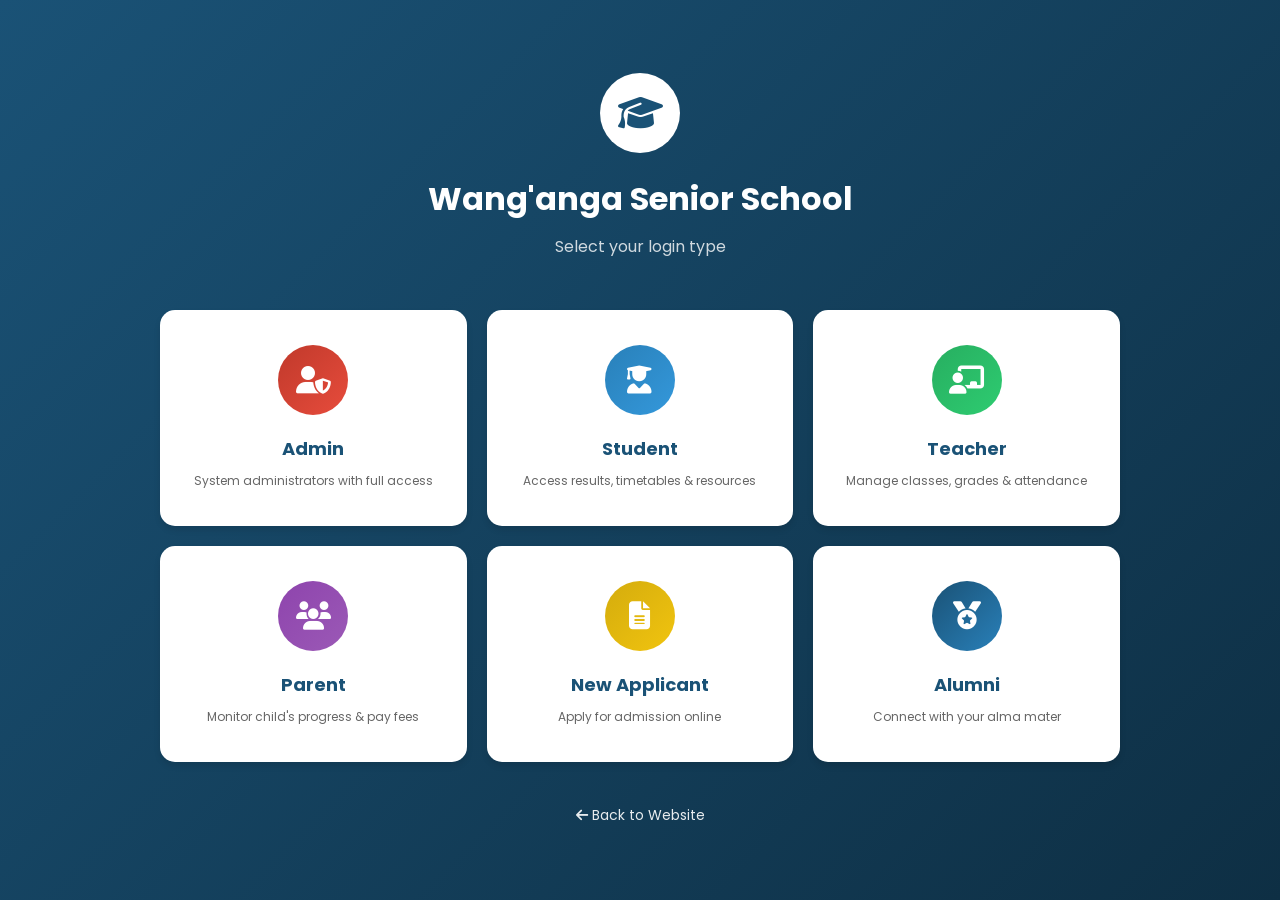
<file: login.html>
<!DOCTYPE html>
<html lang="en">
<head>
    <meta charset="UTF-8">
    <meta name="viewport" content="width=device-width, initial-scale=1.0">
    <title>Login | Wang'anga Senior School</title>
    <link rel="icon" type="image/svg+xml" href="images/favicon.svg">
    <link rel="manifest" href="manifest.json">
    <meta name="theme-color" content="#1a5276">
    <link rel="stylesheet" href="style.css">
    <link rel="preconnect" href="https://fonts.googleapis.com">
    <link href="https://fonts.googleapis.com/css2?family=Poppins:wght@300;400;500;600;700&display=swap" rel="stylesheet">
    <link rel="stylesheet" href="https://cdnjs.cloudflare.com/ajax/libs/font-awesome/6.4.0/css/all.min.css">
</head>
<body class="login-body">

    <div class="login-container">
        <div class="login-header">
            <div class="login-logo">
                <div class="logo-icon">
                    <i class="fas fa-graduation-cap"></i>
                </div>
                <h1>Wang'anga Senior School</h1>
                <p>Select your login type</p>
            </div>
        </div>

        <div class="login-grid">
            <!-- Admin -->
            <div class="login-card" onclick="openLoginModal('admin')">
                <div class="card-icon admin-icon">
                    <i class="fas fa-user-shield"></i>
                </div>
                <h3>Admin</h3>
                <p>System administrators with full access</p>
            </div>

            <!-- Student -->
            <div class="login-card" onclick="openLoginModal('student')">
                <div class="card-icon student-icon">
                    <i class="fas fa-user-graduate"></i>
                </div>
                <h3>Student</h3>
                <p>Access results, timetables & resources</p>
            </div>

            <!-- Teacher -->
            <div class="login-card" onclick="openLoginModal('teacher')">
                <div class="card-icon teacher-icon">
                    <i class="fas fa-chalkboard-teacher"></i>
                </div>
                <h3>Teacher</h3>
                <p>Manage classes, grades & attendance</p>
            </div>

            <!-- Parent -->
            <div class="login-card" onclick="openLoginModal('parent')">
                <div class="card-icon parent-icon">
                    <i class="fas fa-users"></i>
                </div>
                <h3>Parent</h3>
                <p>Monitor child's progress & pay fees</p>
            </div>

            <!-- New Applicant -->
            <div class="login-card" onclick="openLoginModal('applicant')">
                <div class="card-icon applicant-icon">
                    <i class="fas fa-file-alt"></i>
                </div>
                <h3>New Applicant</h3>
                <p>Apply for admission online</p>
            </div>

            <!-- Alumni -->
            <div class="login-card" onclick="openLoginModal('alumni')">
                <div class="card-icon alumni-icon">
                    <i class="fas fa-medal"></i>
                </div>
                <h3>Alumni</h3>
                <p>Connect with your alma mater</p>
            </div>
        </div>

        <div class="login-footer">
            <a href="index.html"><i class="fas fa-arrow-left"></i> Back to Website</a>
        </div>
    </div>

    <!-- Login Modal -->
    <div class="login-modal" id="loginModal">
        <div class="modal-content">
            <div class="modal-header">
                <h3 id="modalTitle">Login</h3>
                <span class="close-modal" onclick="closeLoginModal()">&times;</span>
            </div>
            <div class="modal-body">
                <div class="modal-icon" id="modalIcon">
                    <i class="fas fa-user"></i>
                </div>
                <form id="loginForm" onsubmit="handleLogin(event)">
                    <div class="form-group">
                        <label id="inputLabel">Username / Email</label>
                        <input type="text" id="loginUsername" placeholder="Enter your username" required>
                    </div>
                    <div class="form-group">
                        <label>Password</label>
                        <div class="password-input">
                            <input type="password" id="loginPassword" placeholder="Enter your password" required>
                            <i class="fas fa-eye toggle-password" onclick="togglePassword()"></i>
                        </div>
                    </div>
                    <div class="form-options">
                        <label class="remember-me">
                            <input type="checkbox"> Remember me
                        </label>
                        <a href="#" class="forgot-password">Forgot Password?</a>
                    </div>
                    <button type="submit" class="btn btn-primary login-btn">Login</button>
                </form>
                <div class="modal-footer-text" id="modalFooterText">
                    <!-- Dynamic content based on role -->
                </div>
            </div>
        </div>
    </div>

    <script>
        // Role configurations
        const roleConfig = {
            admin: {
                title: 'Admin Login',
                icon: 'fas fa-user-shield',
                placeholder: 'Admin ID',
                label: 'Admin ID',
                footer: 'Contact the school IT department for access.',
                redirect: 'admin.html',
                defaultUser: 'admin',
                defaultPass: 'admin123'
            },
            student: {
                title: 'Student Login',
                icon: 'fas fa-user-graduate',
                placeholder: 'Admission Number',
                label: 'Admission Number',
                footer: 'Your admission number is on your admission letter.',
                redirect: 'student.html',
                defaultUser: '',
                defaultPass: ''
            },
            teacher: {
                title: 'Teacher Login',
                icon: 'fas fa-chalkboard-teacher',
                placeholder: 'Staff ID',
                label: 'Staff ID',
                footer: 'Contact the admin office for your login credentials.',
                redirect: 'teacher.html',
                defaultUser: '',
                defaultPass: ''
            },
            parent: {
                title: 'Parent Login',
                icon: 'fas fa-users',
                placeholder: 'Parent ID / Phone Number',
                label: 'Parent ID / Phone Number',
                footer: 'Your Parent ID was sent via SMS during admission.',
                redirect: 'parent.html',
                defaultUser: '',
                defaultPass: ''
            },
            applicant: {
                title: 'New Applicant',
                icon: 'fas fa-file-alt',
                placeholder: 'Application Reference Number',
                label: 'Application Reference Number',
                footer: '<a href="apply.html" onclick="closeLoginModal()">Apply for Admission Here</a>',
                redirect: 'apply.html',
                defaultUser: '',
                defaultPass: ''
            },
            alumni: {
                title: 'Alumni Portal',
                icon: 'fas fa-medal',
                placeholder: 'Alumni ID',
                label: 'Alumni ID',
                footer: '<a href="alumni-apply.html" onclick="closeLoginModal()">Join Alumni Network</a>',
                redirect: 'alumni-portal.html',
                defaultUser: '',
                defaultPass: ''
            }
        };

        let currentRole = '';

        function openLoginModal(role) {
            currentRole = role;
            const config = roleConfig[role];
            document.getElementById('modalTitle').textContent = config.title;
            document.getElementById('modalIcon').innerHTML = `<i class="${config.icon}"></i>`;
            document.getElementById('inputLabel').textContent = config.label;
            document.getElementById('loginUsername').placeholder = config.placeholder;
            document.getElementById('modalFooterText').innerHTML = config.footer;
            document.getElementById('loginModal').classList.add('active');
        }

        function closeLoginModal() {
            document.getElementById('loginModal').classList.remove('active');
            document.getElementById('loginForm').reset();
        }

        function handleLogin(e) {
            e.preventDefault();
            const username = document.getElementById('loginUsername').value;
            const password = document.getElementById('loginPassword').value;
            const config = roleConfig[currentRole];

            // Log the login attempt
            const records = JSON.parse(localStorage.getItem('wanganga_admin_center') || '[]');
            records.unshift({
                id: records.length + 1,
                timestamp: new Date().toISOString(),
                category: 'login',
                action: 'login',
                details: currentRole.toUpperCase() + ' login attempt: ' + username,
                user: username,
                ip: 'Local Network'
            });
            localStorage.setItem('wanganga_admin_center', JSON.stringify(records));

            // Demo login check for admin
            if (currentRole === 'admin' && username === 'admin' && password === 'admin123') {
                localStorage.setItem('wanganga_current_admin', 'admin');
                window.location.href = config.redirect;
                return;
            }

            // For demo purposes, allow any login - set session data
            if (username && password) {
                if (currentRole === 'teacher') {
                    const teachers = JSON.parse(localStorage.getItem('wanganga_teachers') || '[]');
                    const t = teachers.find(x => x.id === username || x.phone === username || x.email === username);
                    if (t) localStorage.setItem('wanganga_current_teacher', t.id);
                    else localStorage.setItem('wanganga_current_teacher', username);
                } else if (currentRole === 'student') {
                    const students = JSON.parse(localStorage.getItem('wanganga_students') || '[]');
                    const s = students.find(x => x.id === username);
                    if (s) localStorage.setItem('wanganga_current_student', s.id);
                    else localStorage.setItem('wanganga_current_student', username);
                } else if (currentRole === 'parent') {
                    const parents = JSON.parse(localStorage.getItem('wanganga_parents') || '[]');
                    const p = parents.find(x => x.id === username || x.phone === username || x.email === username);
                    if (p) localStorage.setItem('wanganga_current_parent', p.id);
                    else localStorage.setItem('wanganga_current_parent', username);
                } else if (currentRole === 'alumni') {
                    const alumni = JSON.parse(localStorage.getItem('wanganga_alumni') || '[]');
                    const a = alumni.find(x => x.alumniId === username);
                    if (a) localStorage.setItem('wanganga_current_alumni', a.alumniId);
                    else localStorage.setItem('wanganga_current_alumni', username);
                }
                window.location.href = config.redirect;
            } else {
                alert('Please enter your credentials');
            }
        }

        function togglePassword() {
            const passwordInput = document.getElementById('loginPassword');
            const icon = document.querySelector('.toggle-password');
            if (passwordInput.type === 'password') {
                passwordInput.type = 'text';
                icon.classList.replace('fa-eye', 'fa-eye-slash');
            } else {
                passwordInput.type = 'password';
                icon.classList.replace('fa-eye-slash', 'fa-eye');
            }
        }

        // Close modal on outside click
        document.getElementById('loginModal').addEventListener('click', (e) => {
            if (e.target === document.getElementById('loginModal')) {
                closeLoginModal();
            }
        });
    </script>

</body>
</html>
</file>
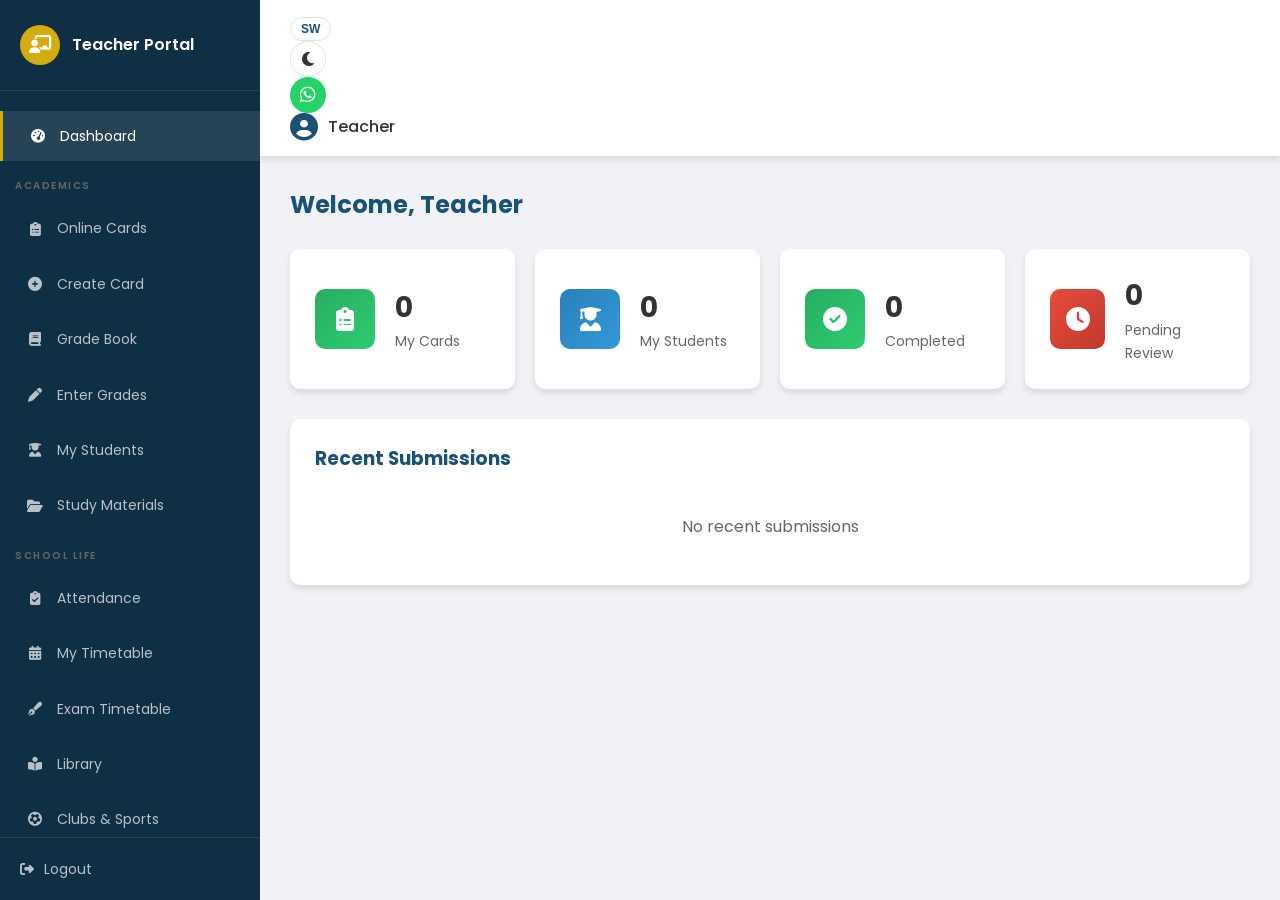
<file: teacher.html>
<!DOCTYPE html>
<html lang="en">
<head>
    <meta charset="UTF-8">
    <meta name="viewport" content="width=device-width, initial-scale=1.0">
    <title>Teacher Dashboard | Wang'anga Senior School</title>
    <link rel="icon" type="image/svg+xml" href="images/favicon.svg">
    <link rel="manifest" href="manifest.json">
    <meta name="theme-color" content="#1a5276">
    <link rel="stylesheet" href="style.css">
    <link rel="preconnect" href="https://fonts.googleapis.com">
    <link href="https://fonts.googleapis.com/css2?family=Poppins:wght@300;400;500;600;700&display=swap" rel="stylesheet">
    <link rel="stylesheet" href="https://cdnjs.cloudflare.com/ajax/libs/font-awesome/6.4.0/css/all.min.css">
</head>
<body class="dashboard-body">

    <!-- Sidebar -->
    <aside class="sidebar" id="sidebar">
        <div class="sidebar-header">
            <div class="sidebar-logo"><i class="fas fa-chalkboard-teacher"></i></div>
            <h3>Teacher Portal</h3>
        </div>
        <nav class="sidebar-nav">
            <ul>
                <li><a href="#" class="active" onclick="showSection('dashboard', this)"><i class="fas fa-tachometer-alt"></i> Dashboard</a></li>
                <li class="nav-divider">Academics</li>
                <li><a href="#" onclick="showSection('cards', this)"><i class="fas fa-clipboard-list"></i> Online Cards</a></li>
                <li><a href="#" onclick="showSection('create-card', this)"><i class="fas fa-plus-circle"></i> Create Card</a></li>
                <li><a href="#" onclick="showSection('gradebook', this)"><i class="fas fa-book"></i> Grade Book</a></li>
                <li><a href="#" onclick="showSection('enter-grades', this)"><i class="fas fa-pen"></i> Enter Grades</a></li>
                <li><a href="#" onclick="showSection('my-students', this)"><i class="fas fa-user-graduate"></i> My Students</a></li>
                <li><a href="#" onclick="showSection('study-materials', this)"><i class="fas fa-folder-open"></i> Study Materials</a></li>
                <li class="nav-divider">School Life</li>
                <li><a href="#" onclick="showSection('teacher-attendance', this)"><i class="fas fa-clipboard-check"></i> Attendance</a></li>
                <li><a href="#" onclick="showSection('teacher-timetable', this)"><i class="fas fa-calendar-alt"></i> My Timetable</a></li>
                <li><a href="#" onclick="showSection('teacher-exam-tt', this)"><i class="fas fa-pen-fancy"></i> Exam Timetable</a></li>
                <li><a href="#" onclick="showSection('teacher-library', this)"><i class="fas fa-book-reader"></i> Library</a></li>
                <li><a href="#" onclick="showSection('teacher-clubs', this)"><i class="fas fa-futbol"></i> Clubs & Sports</a></li>
                <li><a href="#" onclick="showSection('teacher-announcements', this)"><i class="fas fa-bullhorn"></i> Announcements</a></li>
                <li class="nav-divider">Communication</li>
                <li><a href="#" onclick="showSection('parent-messaging', this)"><i class="fas fa-comments"></i> Parent Messages</a></li>
                <li><a href="#" onclick="showSection('teacher-eval', this)"><i class="fas fa-star"></i> My Evaluation</a></li>
                <li class="nav-divider">Account</li>
                <li><a href="#" onclick="showSection('profile', this)"><i class="fas fa-user-circle"></i> My Profile</a></li>
            </ul>
        </nav>
        <div class="sidebar-footer">
            <a href="login.html"><i class="fas fa-sign-out-alt"></i> Logout</a>
        </div>
    </aside>

    <!-- Main Content -->
    <main class="main-content">
        <div class="dashboard-topbar">
            <div class="hamburger" onclick="toggleSidebar()"><i class="fas fa-bars"></i></div>
            <div class="topbar-right">
                <button class="lang-toggle" id="langToggle" onclick="toggleLang()">SW</button>
                <button class="dark-mode-toggle-sm" onclick="toggleDarkMode()" title="Toggle Dark Mode"><i class="fas fa-moon" id="dmIcon"></i></button>
                <a href="https://wa.me/254798394035" target="_blank" class="whatsapp-topbar" title="Contact School via WhatsApp"><i class="fab fa-whatsapp"></i></a>
                <div class="admin-profile"><i class="fas fa-user-circle"></i> <span id="teacherDisplayName">Teacher</span></div>
            </div>
        </div>

        <!-- Dashboard -->
        <div class="content-section active" id="dashboard">
            <h2>Welcome, <span id="welcomeName">Teacher</span></h2>
            <div class="stats-grid">
                <div class="stat-card">
                    <div class="stat-icon teachers-bg"><i class="fas fa-clipboard-list"></i></div>
                    <div class="stat-info"><h3 id="myCardsCount">0</h3><p>My Cards</p></div>
                </div>
                <div class="stat-card">
                    <div class="stat-icon students-bg"><i class="fas fa-user-graduate"></i></div>
                    <div class="stat-info"><h3 id="myStudentsCount">0</h3><p>My Students</p></div>
                </div>
                <div class="stat-card">
                    <div class="stat-icon" style="background:linear-gradient(135deg,#27ae60,#2ecc71)"><i class="fas fa-check-circle"></i></div>
                    <div class="stat-info"><h3 id="completedCount">0</h3><p>Completed</p></div>
                </div>
                <div class="stat-card">
                    <div class="stat-icon" style="background:linear-gradient(135deg,#e74c3c,#c0392b)"><i class="fas fa-clock"></i></div>
                    <div class="stat-info"><h3 id="pendingCount">0</h3><p>Pending Review</p></div>
                </div>
            </div>
            <div class="recent-section">
                <h3>Recent Submissions</h3>
                <div id="recentSubmissions"><p class="no-activity">No recent submissions</p></div>
            </div>
        </div>

        <!-- Online Cards -->
        <div class="content-section" id="cards">
            <div class="section-top">
                <h2>My Online Cards</h2>
                <button class="btn btn-primary" onclick="showSection('create-card', document.querySelector('[onclick*=create-card]'))"><i class="fas fa-plus"></i> Create New Card</button>
            </div>
            <div class="table-container">
                <table>
                    <thead><tr><th>Card ID</th><th>Title</th><th>Subject</th><th>Class</th><th>Deadline</th><th>Time Left</th><th>Submissions</th><th>Status</th><th>Actions</th></tr></thead>
                    <tbody id="myCardsBody"><tr class="no-data"><td colspan="9">No cards created yet</td></tr></tbody>
                </table>
            </div>
        </div>

        <!-- Create Card -->
        <div class="content-section" id="create-card">
            <h2>Create Online Card</h2>
            <div class="create-card-form">
                <div class="form-row">
                    <div class="form-group">
                        <label>Card Title <span class="required">*</span></label>
                        <input type="text" id="cardTitle" placeholder="e.g. Mathematics Assignment 1">
                    </div>
                    <div class="form-group">
                        <label>Subject <span class="required">*</span></label>
                        <select id="cardSubject">
                            <option value="">Select Subject</option>
                        </select>
                    </div>
                </div>
                <div class="form-row">
                    <div class="form-group">
                        <label>Target Class <span class="required">*</span></label>
                        <select id="cardClass">
                            <option value="">Select Class</option>
                            <option value="Form 1 East">Form 1 East</option><option value="Form 1 West">Form 1 West</option>
                            <option value="Form 2 East">Form 2 East</option><option value="Form 2 West">Form 2 West</option>
                            <option value="Form 3 East">Form 3 East</option><option value="Form 3 West">Form 3 West</option>
                            <option value="Form 4 East">Form 4 East</option><option value="Form 4 West">Form 4 West</option>
                            <option value="All Classes">All Classes</option>
                        </select>
                    </div>
                    <div class="form-group">
                        <label>Card Type</label>
                        <select id="cardType">
                            <option value="Assignment">Assignment</option>
                            <option value="Quiz">Quiz</option>
                            <option value="Project">Project</option>
                            <option value="Research">Research</option>
                            <option value="Reading">Reading Task</option>
                        </select>
                    </div>
                </div>
                <div class="form-row">
                    <div class="form-group">
                        <label>Deadline Date <span class="required">*</span></label>
                        <input type="date" id="cardDeadlineDate">
                    </div>
                    <div class="form-group">
                        <label>Deadline Time <span class="required">*</span></label>
                        <input type="time" id="cardDeadlineTime" value="23:59">
                    </div>
                </div>
                <div class="form-row">
                    <div class="form-group">
                        <label>Duration (Auto-calculate)</label>
                        <input type="text" id="cardDuration" readonly placeholder="Will be calculated">
                    </div>
                    <div class="form-group">
                        <label>Max Score</label>
                        <input type="number" id="cardMaxScore" value="100" min="1">
                    </div>
                </div>
                <div class="form-group">
                    <label>Description / Instructions <span class="required">*</span></label>
                    <textarea id="cardDescription" rows="6" placeholder="Write the assignment instructions here..."></textarea>
                </div>
                <div class="form-group">
                    <label>Attach File (optional)</label>
                    <input type="text" id="cardAttachment" placeholder="File URL or description">
                </div>
                <div class="form-group">
                    <label>
                        <input type="checkbox" id="cardAllowLate"> Allow late submissions
                    </label>
                </div>
                <button class="btn btn-primary" onclick="createCard()"><i class="fas fa-paper-plane"></i> Create Card</button>
            </div>
        </div>

        <!-- Card Submissions View -->
        <div class="content-section" id="card-submissions">
            <div class="section-top">
                <h2 id="submissionsTitle">Card Submissions</h2>
                <button class="btn btn-secondary" onclick="showSection('cards', document.querySelector('[onclick*=cards]'))"><i class="fas fa-arrow-left"></i> Back to Cards</button>
            </div>
            <div class="table-container">
                <table>
                    <thead><tr><th>Student</th><th>Adm No</th><th>Submitted</th><th>Answer</th><th>Score</th><th>Status</th><th>Actions</th></tr></thead>
                    <tbody id="submissionsBody"><tr class="no-data"><td colspan="7">No submissions yet</td></tr></tbody>
                </table>
            </div>
        </div>

        <!-- Grade Book -->
        <div class="content-section" id="gradebook">
            <div class="section-top">
                <h2>Grade Book</h2>
                <button class="export-btn" onclick="exportMyGradesCSV()"><i class="fas fa-download"></i> Export CSV</button>
            </div>
            <div class="gradebook-filters">
                <div class="form-row">
                    <div class="form-group">
                        <label>Select Class</label>
                        <select id="gbClass" onchange="loadGradeBook()">
                            <option value="">Select Class</option>
                        </select>
                    </div>
                    <div class="form-group">
                        <label>Select Subject</label>
                        <select id="gbSubject" onchange="loadGradeBook()">
                            <option value="">Select Subject</option>
                        </select>
                    </div>
                    <div class="form-group">
                        <label>Select Exam/Term</label>
                        <select id="gbExam" onchange="loadGradeBook()">
                            <option value="">Select Exam</option>
                            <option value="Term 1 Opening">Term 1 Opening</option>
                            <option value="Term 1 Mid">Term 1 Mid</option>
                            <option value="Term 1 End">Term 1 End</option>
                            <option value="Term 2 Opening">Term 2 Opening</option>
                            <option value="Term 2 Mid">Term 2 Mid</option>
                            <option value="Term 2 End">Term 2 End</option>
                            <option value="Term 3 Opening">Term 3 Opening</option>
                            <option value="Term 3 Mid">Term 3 Mid</option>
                            <option value="Term 3 End (KCSE Preps)">Term 3 End (KCSE Preps)</option>
                        </select>
                    </div>
                </div>
            </div>
            <div class="table-container" style="margin-top:20px;">
                <table>
                    <thead><tr><th>Adm No</th><th>Student Name</th><th>Mark (100)</th><th>Grade</th><th>Points</th><th>Remarks</th><th>Actions</th></tr></thead>
                    <tbody id="gradeBookBody"><tr class="no-data"><td colspan="7">Select class, subject and exam to view grades</td></tr></tbody>
                </table>
            </div>
            <div class="gradebook-summary" id="gradeBookSummary" style="display:none;">
                <div class="summary-item"><strong>Class Average:</strong> <span id="gbAvg">0</span></div>
                <div class="summary-item"><strong>Highest:</strong> <span id="gbHighest">0</span></div>
                <div class="summary-item"><strong>Lowest:</strong> <span id="gbLowest">0</span></div>
                <div class="summary-item"><strong>Students Graded:</strong> <span id="gbGraded">0</span></div>
            </div>
        </div>

        <!-- Enter Grades -->
        <div class="content-section" id="enter-grades">
            <h2>Enter Grades</h2>
            <div class="create-card-form">
                <div class="form-row">
                    <div class="form-group">
                        <label>Select Class <span class="required">*</span></label>
                        <select id="egClass" onchange="loadStudentsForGrading()">
                            <option value="">Select Class</option>
                        </select>
                    </div>
                    <div class="form-group">
                        <label>Select Subject <span class="required">*</span></label>
                        <select id="egSubject">
                            <option value="">Select Subject</option>
                        </select>
                    </div>
                </div>
                <div class="form-row">
                    <div class="form-group">
                        <label>Exam / Term <span class="required">*</span></label>
                        <select id="egExam">
                            <option value="">Select Exam</option>
                            <option value="Term 1 Opening">Term 1 Opening</option>
                            <option value="Term 1 Mid">Term 1 Mid</option>
                            <option value="Term 1 End">Term 1 End</option>
                            <option value="Term 2 Opening">Term 2 Opening</option>
                            <option value="Term 2 Mid">Term 2 Mid</option>
                            <option value="Term 2 End">Term 2 End</option>
                            <option value="Term 3 Opening">Term 3 Opening</option>
                            <option value="Term 3 Mid">Term 3 Mid</option>
                            <option value="Term 3 End (KCSE Preps)">Term 3 End (KCSE Preps)</option>
                        </select>
                    </div>
                    <div class="form-group">
                        <label>Max Marks</label>
                        <input type="number" id="egMaxMarks" value="100" min="1">
                    </div>
                </div>
                <button class="btn btn-primary" onclick="loadStudentsForGrading()" style="margin-bottom:20px"><i class="fas fa-search"></i> Load Students</button>
            </div>
            <div class="table-container" style="margin-top:10px;">
                <table>
                    <thead><tr><th>Adm No</th><th>Student Name</th><th>Marks (out of 100)</th><th>Grade</th><th>Points</th><th>Remarks</th></tr></thead>
                    <tbody id="enterGradesBody"><tr class="no-data"><td colspan="6">Select class, subject and exam then click Load Students</td></tr></tbody>
                </table>
            </div>
            <div style="margin-top:20px;text-align:right;">
                <button class="btn btn-primary" onclick="saveAllGrades()" id="saveGradesBtn" style="display:none"><i class="fas fa-save"></i> Save All Grades</button>
            </div>
        </div>

        <!-- My Students -->
        <div class="content-section" id="my-students">
            <h2>My Students</h2>
            <div class="table-container">
                <table>
                    <thead><tr><th>Photo</th><th>Adm No</th><th>Name</th><th>Class</th><th>Parent Phone</th><th>Cards Completed</th></tr></thead>
                    <tbody id="myStudentsBody"><tr class="no-data"><td colspan="6">No students found</td></tr></tbody>
                </table>
            </div>
        </div>

        <!-- Teacher Attendance -->
        <div class="content-section" id="teacher-attendance">
            <h2>Mark Attendance</h2>
            <div class="create-card-form">
                <div class="form-row">
                    <div class="form-group">
                        <label>Class <span class="required">*</span></label>
                        <select id="taClass"><option value="">Select Class</option></select>
                    </div>
                    <div class="form-group">
                        <label>Date <span class="required">*</span></label>
                        <input type="date" id="taDate">
                    </div>
                </div>
                <button class="btn btn-primary" onclick="loadTeacherAttendanceStudents()"><i class="fas fa-search"></i> Load Students</button>
            </div>
            <div class="table-container" style="margin-top:15px">
                <table>
                    <thead><tr><th>Adm No</th><th>Name</th><th>Status</th><th>Remarks</th></tr></thead>
                    <tbody id="taBody"><tr class="no-data"><td colspan="4">Select class and date, then load students</td></tr></tbody>
                </table>
            </div>
            <button class="btn btn-primary" onclick="saveTeacherAttendance()" id="saveTaBtn" style="display:none;margin-top:15px"><i class="fas fa-save"></i> Save Attendance</button>
        </div>

        <!-- Teacher Timetable -->
        <div class="content-section" id="teacher-timetable">
            <h2>My Timetable</h2>
            <div class="table-container">
                <table>
                    <thead><tr><th>Time</th><th>Monday</th><th>Tuesday</th><th>Wednesday</th><th>Thursday</th><th>Friday</th></tr></thead>
                    <tbody id="teacherTimetableBody"></tbody>
                </table>
            </div>
        </div>

        <!-- Profile -->
        <div class="content-section" id="profile">
            <h2>My Profile</h2>
            <div class="profile-card">
                <div class="photo-upload">
                    <div class="photo-preview profile-photo-lg" id="myProfilePreview" onclick="document.getElementById('myProfileInput').click()">
                        <i class="fas fa-camera"></i>
                    </div>
                    <input type="file" id="myProfileInput" accept="image/*" onchange="updateMyProfilePhoto(this)">
                    <label onclick="document.getElementById('myProfileInput').click()">Change Photo</label>
                </div>
                <div id="profileInfo"></div>
            </div>
        </div>

        <!-- Study Materials -->
        <div class="content-section" id="study-materials">
            <div class="section-top">
                <h2>Study Materials</h2>
                <button class="btn btn-primary" onclick="openUploadMaterial()"><i class="fas fa-upload"></i> Upload Material</button>
            </div>
            <div class="table-container" style="margin-top:15px">
                <table>
                    <thead><tr><th>Title</th><th>Subject</th><th>Class</th><th>Type</th><th>Uploaded</th><th>Downloads</th><th>Actions</th></tr></thead>
                    <tbody id="materialsBody"><tr class="no-data"><td colspan="7">No materials uploaded yet</td></tr></tbody>
                </table>
            </div>
            <!-- Upload Modal -->
            <div class="modal-overlay" id="materialModal">
                <div class="modal-content dashboard-modal" style="max-width:550px">
                    <div class="modal-header"><h3>Upload Study Material</h3><span class="close-modal" onclick="document.getElementById('materialModal').classList.remove('active')">&times;</span></div>
                    <div class="modal-body">
                        <div class="form-group"><label>Title <span class="required">*</span></label><input type="text" id="matTitle" placeholder="e.g. Form 3 Math Notes - Algebra"></div>
                        <div class="form-row">
                            <div class="form-group"><label>Subject <span class="required">*</span></label><select id="matSubject"><option value="">Select</option></select></div>
                            <div class="form-group"><label>Class <span class="required">*</span></label><select id="matClass"><option value="">Select</option></select></div>
                        </div>
                        <div class="form-row">
                            <div class="form-group"><label>Type</label><select id="matType"><option value="Notes">Notes</option><option value="Past Paper">Past Paper</option><option value="Revision">Revision Material</option><option value="Assignment">Assignment</option></select></div>
                            <div class="form-group"><label>Term</label><select id="matTerm"><option value="Term 1">Term 1</option><option value="Term 2">Term 2</option><option value="Term 3">Term 3</option></select></div>
                        </div>
                        <div class="form-group"><label>Description</label><textarea id="matDesc" rows="3" placeholder="Brief description of the material..."></textarea></div>
                        <div class="form-group"><label>File URL / Link <span class="required">*</span></label><input type="text" id="matUrl" placeholder="Google Drive link, Dropbox, etc."></div>
                        <button class="btn btn-primary" onclick="uploadMaterial()"><i class="fas fa-save"></i> Upload</button>
                    </div>
                </div>
            </div>
        </div>

        <!-- Exam Timetable (Teacher) -->
        <div class="content-section" id="teacher-exam-tt">
            <h2>Exam Timetable</h2>
            <div id="teacherExamTTContent"></div>
        </div>

        <!-- Library (Teacher) -->
        <div class="content-section" id="teacher-library">
            <h2>School Library</h2>
            <div class="form-row">
                <div class="form-group"><label>Search</label><input type="text" id="tLibSearch" placeholder="Search by title or author..." oninput="searchTeacherLibrary()"></div>
                <div class="form-group"><label>Category</label><select id="tLibCategory" onchange="searchTeacherLibrary()"><option value="">All</option><option value="Textbook">Textbooks</option><option value="Novel">Novels</option><option value="Reference">Reference</option><option value="Magazine">Magazines</option></select></div>
            </div>
            <div class="table-container" style="margin-top:15px">
                <table>
                    <thead><tr><th>Title</th><th>Author</th><th>Category</th><th>Copies</th><th>Available</th><th>Borrowed By</th></tr></thead>
                    <tbody id="tLibBody"><tr class="no-data"><td colspan="6">No books in library</td></tr></tbody>
                </table>
            </div>
        </div>

        <!-- Clubs & Sports (Teacher) -->
        <div class="content-section" id="teacher-clubs">
            <h2>Clubs & Sports</h2>
            <div id="tClubsList"></div>
            <h3 style="margin-top:25px">Club Members</h3>
            <div id="tClubMembers" style="margin-top:10px"></div>
        </div>

        <!-- Announcements (Teacher) -->
        <div class="content-section" id="teacher-announcements">
            <h2>Announcements</h2>
            <div id="tAnnContent"><p class="no-data">No announcements</p></div>
        </div>

        <!-- Parent Messaging -->
        <div class="content-section" id="parent-messaging">
            <h2>Messages from Parents</h2>
            <div class="chat-container">
                <div class="chat-messages" id="tChatMessages"><p class="no-data">No messages yet</p></div>
                <div class="chat-input">
                    <select id="tChatRecipient"><option value="">Select Parent</option></select>
                    <input type="text" id="tChatInput" placeholder="Type reply..." onkeypress="if(event.key==='Enter')sendTeacherMsg()">
                    <button class="btn btn-primary" onclick="sendTeacherMsg()"><i class="fas fa-paper-plane"></i></button>
                </div>
            </div>
        </div>

        <!-- Teacher Evaluation -->
        <div class="content-section" id="teacher-eval">
            <h2>My Evaluation</h2>
            <div id="evalSummaryCards" class="grades-summary-cards" style="display:none"></div>
            <div id="evalReviews" style="margin-top:20px"></div>
        </div>
    </main>

    <script>
        const TEACHER_ID = localStorage.getItem('wanganga_current_teacher') || 'TCH001';
        const TEACHERS = JSON.parse(localStorage.getItem('wanganga_teachers') || '[]');
        const teacher = TEACHERS.find(t => t.id === TEACHER_ID) || { name: 'Teacher', subjects: ['Mathematics'], id: TEACHER_ID };

        function getCards() { return JSON.parse(localStorage.getItem('wanganga_cards') || '[]'); }
        function setCards(d) { localStorage.setItem('wanganga_cards', JSON.stringify(d)); }
        function getSubmissions() { return JSON.parse(localStorage.getItem('wanganga_submissions') || '[]'); }
        function setSubmissions(d) { localStorage.setItem('wanganga_submissions', JSON.stringify(d)); }
        function getStudents() { return JSON.parse(localStorage.getItem('wanganga_students') || '[]'); }

        // ===== SIDEBAR =====
        function toggleSidebar() { document.getElementById('sidebar').classList.toggle('active'); }
        function showSection(id, link) {
            document.querySelectorAll('.content-section').forEach(s => s.classList.remove('active'));
            document.getElementById(id).classList.add('active');
            document.querySelectorAll('.sidebar-nav a').forEach(a => a.classList.remove('active'));
            if (link) link.classList.add('active');
            if (id === 'my-students') renderMyStudents();
            if (id === 'cards') renderMyCards();
            if (id === 'profile') renderProfile();
            if (id === 'teacher-attendance') loadTeacherAttendanceStudents();
            if (id === 'teacher-timetable') renderTeacherTimetable();
            if (id === 'study-materials') renderMaterials();
            if (id === 'teacher-exam-tt') renderTeacherExamTT();
            if (id === 'teacher-library') searchTeacherLibrary();
            if (id === 'teacher-clubs') renderTeacherClubs();
            if (id === 'teacher-announcements') renderTeacherAnnouncements();
            if (id === 'parent-messaging') loadTeacherMessaging();
            if (id === 'teacher-eval') renderTeacherEval();
        }

        // ===== PHOTO =====
        function previewPhoto(input, previewId) {
            if (input.files && input.files[0]) {
                const reader = new FileReader();
                reader.onload = function(e) {
                    const preview = document.getElementById(previewId);
                    preview.innerHTML = '<img src="' + e.target.result + '">';
                    preview.classList.add('has-photo');
                    preview.dataset.photo = e.target.result;
                };
                reader.readAsDataURL(input.files[0]);
            }
        }

        // ===== CALCULATE DURATION =====
        document.getElementById('cardDeadlineDate').addEventListener('change', calcDuration);
        document.getElementById('cardDeadlineTime').addEventListener('change', calcDuration);
        function calcDuration() {
            const d = document.getElementById('cardDeadlineDate').value;
            const t = document.getElementById('cardDeadlineTime').value;
            if (!d) return;
            const deadline = new Date(d + 'T' + (t || '23:59'));
            const now = new Date();
            const diff = deadline - now;
            if (diff <= 0) { document.getElementById('cardDuration').value = 'Deadline passed'; return; }
            const days = Math.floor(diff / 86400000);
            const hours = Math.floor((diff % 86400000) / 3600000);
            const mins = Math.floor((diff % 3600000) / 60000);
            let dur = '';
            if (days > 0) dur += days + ' day(s) ';
            if (hours > 0) dur += hours + ' hour(s) ';
            dur += mins + ' min(s)';
            document.getElementById('cardDuration').value = dur;
        }

        // ===== CREATE CARD =====
        function createCard() {
            const title = document.getElementById('cardTitle').value;
            const subject = document.getElementById('cardSubject').value;
            const cls = document.getElementById('cardClass').value;
            const deadlineDate = document.getElementById('cardDeadlineDate').value;
            const deadlineTime = document.getElementById('cardDeadlineTime').value;
            const description = document.getElementById('cardDescription').value;

            if (!title || !subject || !cls || !deadlineDate || !description) {
                alert('Please fill in all required fields');
                return;
            }

            const deadline = new Date(deadlineDate + 'T' + (deadlineTime || '23:59'));
            if (deadline <= new Date()) {
                alert('Deadline must be in the future');
                return;
            }

            const cards = getCards();
            const card = {
                id: 'CARD' + Date.now().toString().slice(-8),
                title: title,
                subject: subject,
                class: cls,
                type: document.getElementById('cardType').value,
                deadline: deadline.toISOString(),
                maxScore: Number(document.getElementById('cardMaxScore').value) || 100,
                description: description,
                attachment: document.getElementById('cardAttachment').value || '',
                allowLate: document.getElementById('cardAllowLate').checked,
                teacherId: teacher.id,
                teacherName: teacher.name,
                status: 'Active',
                dateCreated: new Date().toISOString()
            };

            cards.push(card);
            setCards(cards);

            // Log activity
            const records = JSON.parse(localStorage.getItem('wanganga_admin_center') || '[]');
            records.unshift({ id: records.length + 1, timestamp: new Date().toISOString(), category: 'teacher', action: 'create', details: 'New online card created: ' + title + ' (' + subject + ', ' + cls + ')', user: teacher.name, ip: 'Local Network' });
            localStorage.setItem('wanganga_admin_center', JSON.stringify(records));

            alert('Card created successfully!');
            // Reset form
            document.getElementById('cardTitle').value = '';
            document.getElementById('cardDescription').value = '';
            document.getElementById('cardDeadlineDate').value = '';
            document.getElementById('cardDuration').value = '';
            document.getElementById('cardAttachment').value = '';
            document.getElementById('cardAllowLate').checked = false;
            showSection('cards', document.querySelector('[onclick*=cards]'));
        }

        // ===== RENDER MY CARDS =====
        function renderMyCards() {
            const cards = getCards().filter(c => c.teacherId === teacher.id);
            const submissions = getSubmissions();
            const tbody = document.getElementById('myCardsBody');
            document.getElementById('myCardsCount').textContent = cards.length;

            if (!cards.length) { tbody.innerHTML = '<tr class="no-data"><td colspan="9">No cards created yet</td></tr>'; return; }

            tbody.innerHTML = cards.map((c, i) => {
                const deadline = new Date(c.deadline);
                const now = new Date();
                const diff = deadline - now;
                let timeLeft = '';
                let statusClass = 'active';

                if (diff <= 0) {
                    timeLeft = 'Expired';
                    statusClass = 'suspended';
                } else {
                    const days = Math.floor(diff / 86400000);
                    const hours = Math.floor((diff % 86400000) / 3600000);
                    if (days > 0) timeLeft = days + 'd ' + hours + 'h';
                    else timeLeft = hours + 'h ' + Math.floor((diff % 3600000) / 60000) + 'm';
                    if (days < 1) statusClass = '';
                }

                const cardSubs = submissions.filter(s => s.cardId === c.id);
                const completed = cardSubs.filter(s => s.status === 'Graded' || s.status === 'Submitted').length;

                return `<tr>
                    <td><small>${c.id}</small></td>
                    <td>${c.title}</td>
                    <td>${c.subject}</td>
                    <td>${c.class}</td>
                    <td><small>${deadline.toLocaleDateString()} ${deadline.toLocaleTimeString()}</small></td>
                    <td><span class="status-badge ${statusClass}">${timeLeft}</span></td>
                    <td>${completed}</td>
                    <td><span class="status-badge ${statusClass}">${diff > 0 ? 'Active' : 'Closed'}</span></td>
                    <td>
                        <button class="action-btn view" onclick="viewSubmissions('${c.id}')" title="View Submissions"><i class="fas fa-eye"></i></button>
                        <button class="action-btn delete" onclick="deleteCard(${getCards().indexOf(c)})" title="Delete"><i class="fas fa-trash"></i></button>
                    </td>
                </tr>`;
            }).join('');
        }

        // ===== VIEW SUBMISSIONS =====
        function viewSubmissions(cardId) {
            const cards = getCards();
            const card = cards.find(c => c.id === cardId);
            if (!card) return;
            document.getElementById('submissionsTitle').textContent = 'Submissions: ' + card.title;

            const submissions = getSubmissions().filter(s => s.cardId === cardId);
            const students = getStudents();
            const tbody = document.getElementById('submissionsBody');

            // Get all students for this class
            const classStudents = card.class === 'All Classes' ? students : students.filter(s => s.class === card.class);

            if (!classStudents.length) { tbody.innerHTML = '<tr class="no-data"><td colspan="7">No students in this class</td></tr>'; return; }

            tbody.innerHTML = classStudents.map(s => {
                const sub = submissions.find(x => x.studentId === s.id);
                return `<tr>
                    <td>${s.photo ? '<img src="' + s.photo + '" class="table-photo">' : '<div class="table-photo-placeholder">' + s.name.charAt(0) + '</div>'}</td>
                    <td>${s.id}</td>
                    <td>${s.name}</td>
                    <td>${sub ? '<small>' + new Date(sub.submittedAt).toLocaleString() + '</small>' : '-'}</td>
                    <td>${sub ? (sub.answer || '-').substring(0, 50) + '...' : '-'}</td>
                    <td>${sub ? (sub.score !== undefined ? sub.score + '/' + card.maxScore : 'Pending') : 'Not submitted'}</td>
                    <td>${sub ? `<span class="status-badge ${sub.status === 'Graded' ? 'active' : ''}">${sub.status}</span>` : '<span class="status-badge suspended">Missing</span>'}</td>
                    <td>
                        ${sub && sub.status !== 'Graded' ? `<button class="action-btn accept" onclick="gradeSubmission('${sub.id}')" title="Grade"><i class="fas fa-check"></i></button>` : ''}
                    </td>
                </tr>`;
            }).join('');

            showSection('card-submissions', null);
        }

        function gradeSubmission(subId) {
            const score = prompt('Enter score:');
            if (score === null) return;
            const submissions = getSubmissions();
            const sub = submissions.find(s => s.id === subId);
            if (sub) {
                sub.score = Number(score);
                sub.status = 'Graded';
                sub.gradedAt = new Date().toISOString();
                setSubmissions(submissions);
                alert('Score saved!');
                // Re-render
                const card = getCards().find(c => c.id === sub.cardId);
                if (card) viewSubmissions(card.id);
            }
        }

        function deleteCard(i) {
            if (!confirm('Delete this card?')) return;
            const cards = getCards();
            cards.splice(i, 1);
            setCards(cards);
            renderMyCards();
        }

        // ===== MY STUDENTS =====
        function renderMyStudents() {
            const students = getStudents();
            const submissions = getSubmissions();
            const myCards = getCards().filter(c => c.teacherId === teacher.id);
            const myStudentIds = [...new Set(myCards.map(c => c.class))];

            const filtered = myStudentIds.includes('All Classes') ? students :
                students.filter(s => myStudentIds.includes(s.class));

            document.getElementById('myStudentsCount').textContent = filtered.length;
            const tbody = document.getElementById('myStudentsBody');

            if (!filtered.length) { tbody.innerHTML = '<tr class="no-data"><td colspan="6">No students found</td></tr>'; return; }

            tbody.innerHTML = filtered.map(s => {
                const completed = submissions.filter(x => x.studentId === s.id && myCards.some(c => c.id === x.cardId)).length;
                return `<tr>
                    <td>${s.photo ? '<img src="' + s.photo + '" class="table-photo">' : '<div class="table-photo-placeholder">' + s.name.charAt(0) + '</div>'}</td>
                    <td>${s.id}</td><td>${s.name}</td><td>${s.class}</td><td>${s.parentPhone}</td>
                    <td>${completed} / ${myCards.length}</td>
                </tr>`;
            }).join('');
        }

        // ===== PROFILE =====
        function renderProfile() {
            const photo = localStorage.getItem('wanganga_teacher_photo_' + teacher.id);
            if (photo) {
                document.getElementById('myProfilePreview').innerHTML = '<img src="' + photo + '">';
                document.getElementById('myProfilePreview').classList.add('has-photo');
            }
            document.getElementById('profileInfo').innerHTML = `
                <div class="applicant-info">
                    <p><strong>Staff ID:</strong> ${teacher.id}</p>
                    <p><strong>Name:</strong> ${teacher.name}</p>
                    <p><strong>Email:</strong> ${teacher.email || '-'}</p>
                    <p><strong>Phone:</strong> ${teacher.phone || '-'}</p>
                    <p><strong>Role:</strong> ${teacher.role || 'Teacher'}</p>
                    <p><strong>Subjects:</strong> ${(teacher.subjects || []).join(', ')}</p>
                    <p><strong>Status:</strong> ${teacher.status || 'Active'}</p>
                </div>
            `;
        }

        function updateMyProfilePhoto(input) {
            if (input.files && input.files[0]) {
                const reader = new FileReader();
                reader.onload = function(e) {
                    localStorage.setItem('wanganga_teacher_photo_' + teacher.id, e.target.result);
                    document.getElementById('myProfilePreview').innerHTML = '<img src="' + e.target.result + '">';
                    document.getElementById('myProfilePreview').classList.add('has-photo');
                };
                reader.readAsDataURL(input.files[0]);
            }
        }

        // ===== RENDER SUBMISSIONS SUMMARY =====
        function renderSubmissionsSummary() {
            const subs = getSubmissions();
            const myCards = getCards().filter(c => c.teacherId === teacher.id);
            const mySubs = subs.filter(s => myCards.some(c => c.id === s.cardId));
            const completed = mySubs.filter(s => s.status === 'Graded').length;
            const pending = mySubs.filter(s => s.status !== 'Graded').length;

            document.getElementById('completedCount').textContent = completed;
            document.getElementById('pendingCount').textContent = pending;

            const recent = document.getElementById('recentSubmissions');
            if (!mySubs.length) { recent.innerHTML = '<p class="no-activity">No recent submissions</p>'; return; }
            recent.innerHTML = mySubs.slice(0, 5).map(s => {
                const card = myCards.find(c => c.id === s.cardId);
                const student = getStudents().find(st => st.id === s.studentId);
                return `<div class="activity-item">
                    <i class="fas fa-circle"></i>
                    <span>${student ? student.name : 'Student'} submitted "${card ? card.title : 'Card'}"</span>
                    <small>${new Date(s.submittedAt).toLocaleString()}</small>
                </div>`;
            }).join('');
        }

        // ===== TEACHER ATTENDANCE =====
        function loadTeacherAttendanceStudents() {
            const cls = document.getElementById('taClass').value;
            const date = document.getElementById('taDate').value;
            if (!cls || !date) return;
            const students = JSON.parse(localStorage.getItem('wanganga_students') || '[]').filter(s => s.class === cls && s.status !== 'expelled');
            const existing = JSON.parse(localStorage.getItem('wanganga_attendance') || '[]').filter(a => a.date === date && a.class === cls);
            const tb = document.getElementById('taBody');
            if (!students.length) { tb.innerHTML = '<tr class="no-data"><td colspan="4">No students in this class</td></tr>'; return; }
            tb.innerHTML = students.map(s => {
                const ex = existing.find(a => a.studentId === s.id);
                return `<tr>
                    <td>${s.id}</td><td>${s.name}</td>
                    <td><select class="ta-status" data-id="${s.id}">
                        <option value="Present" ${ex && ex.status === 'Present' ? 'selected' : ''}>Present</option>
                        <option value="Absent" ${ex && ex.status === 'Absent' ? 'selected' : ''}>Absent</option>
                        <option value="Late" ${ex && ex.status === 'Late' ? 'selected' : ''}>Late</option>
                        <option value="Excused" ${ex && ex.status === 'Excused' ? 'selected' : ''}>Excused</option>
                    </select></td>
                    <td><input type="text" class="ta-remarks" data-id="${s.id}" value="${ex ? ex.remarks || '' : ''}" placeholder="Optional" style="width:120px;padding:6px;border:1px solid var(--border);border-radius:4px"></td>
                </tr>`;
            }).join('');
            document.getElementById('saveTaBtn').style.display = 'inline-block';
        }

        function saveTeacherAttendance() {
            const cls = document.getElementById('taClass').value;
            const date = document.getElementById('taDate').value;
            if (!cls || !date) return;
            const attendance = JSON.parse(localStorage.getItem('wanganga_attendance') || '[]');
            document.querySelectorAll('.ta-status').forEach(sel => {
                const sid = sel.dataset.id;
                const status = sel.value;
                const remarks = document.querySelector('.ta-remarks[data-id="' + sid + '"]')?.value || '';
                const student = JSON.parse(localStorage.getItem('wanganga_students') || '[]').find(s => s.id === sid);
                const existing = attendance.findIndex(a => a.studentId === sid && a.date === date && a.class === cls);
                const record = { studentId: sid, studentName: student ? student.name : '', class: cls, date, status, remarks, markedBy: teacher.name, markedAt: new Date().toISOString() };
                if (existing >= 0) attendance[existing] = record; else attendance.push(record);
            });
            localStorage.setItem('wanganga_attendance', JSON.stringify(attendance));
            alert('Attendance saved!');
        }

        // ===== TEACHER TIMETABLE =====
        function renderTeacherTimetable() {
            const timetable = JSON.parse(localStorage.getItem('wanganga_timetable') || '[]');
            const teacherEntries = timetable.filter(t => t.teacher === teacher.name);
            const days = ['monday', 'tuesday', 'wednesday', 'thursday', 'friday'];
            const periods = [1,2,3,4,6,7,8,9,10,11,12];
            const timeMap = {1:'7:30-8:00',2:'8:00-8:40',3:'8:40-9:20',4:'9:20-10:00',6:'10:20-11:00',7:'11:00-11:40',8:'11:40-12:20',9:'12:20-1:00',10:'1:00-1:40',11:'1:40-2:20',12:'2:20-3:00'};
            const tb = document.getElementById('teacherTimetableBody');
            tb.innerHTML = periods.map(p => {
                if (p === 4) return `<tr style="background:#f0f7fb"><td><strong>${timeMap[p]}</strong></td><td colspan="5" style="text-align:center;font-weight:600;color:var(--primary)">BREAK</td></tr>`;
                if (p === 12) return `<tr style="background:#f0f7fb"><td><strong>${timeMap[p]}</strong></td><td colspan="5" style="text-align:center;font-weight:600;color:var(--primary)">BREAK</td></tr>`;
                return `<tr><td><strong>${timeMap[p]}</strong></td>${days.map(d => {
                    const e = teacherEntries.find(t => t.day === d && t.period === p);
                    return `<td>${e ? '<strong>'+e.subject+'</strong><br><small>'+e.class+'</small>' : '-'}</td>`;
                }).join('')}</tr>`;
            }).join('');
        }

        // ===== GRADE BOOK =====
        function getGrades() { return JSON.parse(localStorage.getItem('wanganga_grades') || '[]'); }
        function setGrades(d) { localStorage.setItem('wanganga_grades', JSON.stringify(d)); }

        function calculateGrade(mark) {
            if (mark >= 80) return { grade: 'A', points: 12, remark: 'Excellent' };
            if (mark >= 75) return { grade: 'A-', points: 11, remark: 'Very Good' };
            if (mark >= 70) return { grade: 'B+', points: 10, remark: 'Good' };
            if (mark >= 65) return { grade: 'B', points: 9, remark: 'Good' };
            if (mark >= 60) return { grade: 'B-', points: 8, remark: 'Above Average' };
            if (mark >= 55) return { grade: 'C+', points: 7, remark: 'Average' };
            if (mark >= 50) return { grade: 'C', points: 6, remark: 'Average' };
            if (mark >= 45) return { grade: 'C-', points: 5, remark: 'Below Average' };
            if (mark >= 40) return { grade: 'D+', points: 4, remark: 'Below Average' };
            if (mark >= 35) return { grade: 'D', points: 3, remark: 'Poor' };
            if (mark >= 30) return { grade: 'D-', points: 2, remark: 'Poor' };
            return { grade: 'E', points: 1, remark: 'Very Poor' };
        }

        function loadGradeBook() {
            const cls = document.getElementById('gbClass').value;
            const subject = document.getElementById('gbSubject').value;
            const exam = document.getElementById('gbExam').value;
            if (!cls || !subject || !exam) return;

            const grades = getGrades();
            const students = getStudents();
            const classStudents = cls === 'All Classes' ? students : students.filter(s => s.class === cls);
            const tb = document.getElementById('gradeBookBody');

            if (!classStudents.length) { tb.innerHTML = '<tr class="no-data"><td colspan="7">No students in this class</td></tr>'; return; }

            const marks = [];
            tb.innerHTML = classStudents.map(s => {
                const g = grades.find(x => x.studentId === s.id && x.subject === subject && x.exam === exam);
                if (g) marks.push(g.mark);
                return `<tr>
                    <td>${s.id}</td>
                    <td>${s.name}</td>
                    <td>${g ? g.mark : '<span style="color:#999">Not graded</span>'}</td>
                    <td>${g ? g.grade : '-'}</td>
                    <td>${g ? g.points : '-'}</td>
                    <td>${g ? g.remark : '-'}</td>
                    <td>${g ? `<button class="action-btn edit" onclick="editGrade('${s.id}','${subject}','${exam}')" title="Edit"><i class="fas fa-edit"></i></button>` : ''}</td>
                </tr>`;
            }).join('');

            // Summary
            if (marks.length) {
                const avg = (marks.reduce((a, b) => a + b, 0) / marks.length).toFixed(1);
                document.getElementById('gbAvg').textContent = avg;
                document.getElementById('gbHighest').textContent = Math.max(...marks);
                document.getElementById('gbLowest').textContent = Math.min(...marks);
                document.getElementById('gbGraded').textContent = marks.length + ' / ' + classStudents.length;
                document.getElementById('gradeBookSummary').style.display = 'flex';
            }
        }

        function editGrade(studentId, subject, exam) {
            const newMark = prompt('Enter new mark (0-100):');
            if (newMark === null) return;
            const mark = Number(newMark);
            if (isNaN(mark) || mark < 0 || mark > 100) { alert('Invalid mark'); return; }
            const g = calculateGrade(mark);
            const grades = getGrades();
            const idx = grades.findIndex(x => x.studentId === studentId && x.subject === subject && x.exam === exam);
            if (idx >= 0) {
                grades[idx].mark = mark;
                grades[idx].grade = g.grade;
                grades[idx].points = g.points;
                grades[idx].remark = g.remark;
                grades[idx].updatedAt = new Date().toISOString();
            }
            setGrades(grades);
            loadGradeBook();
        }

        // ===== ENTER GRADES =====
        function loadStudentsForGrading() {
            const cls = document.getElementById('egClass').value;
            if (!cls) return;
            const students = getStudents();
            const classStudents = cls === 'All Classes' ? students : students.filter(s => s.class === cls);
            const grades = getGrades();
            const subject = document.getElementById('egSubject').value;
            const exam = document.getElementById('egExam').value;
            const maxMarks = Number(document.getElementById('egMaxMarks').value) || 100;
            const tb = document.getElementById('enterGradesBody');

            if (!classStudents.length) { tb.innerHTML = '<tr class="no-data"><td colspan="6">No students in this class</td></tr>'; return; }

            tb.innerHTML = classStudents.map((s, i) => {
                const existing = (subject && exam) ? grades.find(x => x.studentId === s.id && x.subject === subject && x.exam === exam) : null;
                const currentMark = existing ? existing.mark : '';
                const g = currentMark !== '' ? calculateGrade(currentMark) : { grade: '-', points: '-', remark: '-' };
                return `<tr>
                    <td>${s.id}</td>
                    <td>${s.name}</td>
                    <td><input type="number" min="0" max="${maxMarks}" value="${currentMark}" class="grade-input" data-student="${s.id}" placeholder="0-${maxMarks}"></td>
                    <td class="grade-display" data-student="${s.id}">${g.grade}</td>
                    <td class="points-display" data-student="${s.id}">${g.points}</td>
                    <td><input type="text" value="${existing ? existing.remark : ''}" class="remark-input" data-student="${s.id}" placeholder="Optional remark"></td>
                </tr>`;
            }).join('');

            document.getElementById('saveGradesBtn').style.display = 'inline-block';

            // Add live grade calculation
            document.querySelectorAll('.grade-input').forEach(input => {
                input.addEventListener('input', function() {
                    const mark = Number(this.value);
                    const sid = this.dataset.student;
                    if (!isNaN(mark) && mark >= 0 && mark <= maxMarks) {
                        const g = calculateGrade(mark);
                        document.querySelector(`.grade-display[data-student="${sid}"]`).textContent = g.grade;
                        document.querySelector(`.points-display[data-student="${sid}"]`).textContent = g.points;
                    } else {
                        document.querySelector(`.grade-display[data-student="${sid}"]`).textContent = '-';
                        document.querySelector(`.points-display[data-student="${sid}"]`).textContent = '-';
                    }
                });
            });
        }

        function saveAllGrades() {
            const cls = document.getElementById('egClass').value;
            const subject = document.getElementById('egSubject').value;
            const exam = document.getElementById('egExam').value;
            const maxMarks = Number(document.getElementById('egMaxMarks').value) || 100;

            if (!cls || !subject || !exam) { alert('Please select class, subject and exam'); return; }

            const grades = getGrades();
            const inputs = document.querySelectorAll('.grade-input');
            let saved = 0;

            inputs.forEach(input => {
                const mark = Number(input.value);
                if (isNaN(mark) || input.value === '') return;

                const studentId = input.dataset.student;
                const student = getStudents().find(s => s.id === studentId);
                const g = calculateGrade(mark);
                const remark = document.querySelector(`.remark-input[data-student="${studentId}"]`)?.value || '';

                const idx = grades.findIndex(x => x.studentId === studentId && x.subject === subject && x.exam === exam);
                const gradeData = {
                    studentId: studentId,
                    studentName: student ? student.name : '',
                    class: cls,
                    subject: subject,
                    exam: exam,
                    mark: mark,
                    maxMarks: maxMarks,
                    grade: g.grade,
                    points: g.points,
                    remark: remark,
                    teacherId: teacher.id,
                    teacherName: teacher.name,
                    updatedAt: new Date().toISOString()
                };

                if (idx >= 0) {
                    grades[idx] = gradeData;
                } else {
                    grades.push(gradeData);
                }
                saved++;
            });

            setGrades(grades);

            // Log activity
            const records = JSON.parse(localStorage.getItem('wanganga_admin_center') || '[]');
            records.unshift({ id: records.length + 1, timestamp: new Date().toISOString(), category: 'teacher', action: 'create', details: teacher.name + ' saved grades: ' + subject + ' (' + exam + ') - ' + cls + ' - ' + saved + ' students', user: teacher.name, ip: 'Local Network' });
            localStorage.setItem('wanganga_admin_center', JSON.stringify(records));

            alert('Grades saved successfully! ' + saved + ' students graded.');
        }

        // ===== HELPER FUNCTIONS =====
        function getData(k) { return JSON.parse(localStorage.getItem('wanganga_' + k) || '[]'); }
        function setData(k, d) { localStorage.setItem('wanganga_' + k, JSON.stringify(d)); }
        function exportMyGradesCSV() {
            const grades = getData('grades').filter(g => g.teacherId === teacher.id);
            if (!grades.length) { alert('No grades to export'); return; }
            let csv = 'Student ID,Student Name,Class,Subject,Exam,Mark,Grade,Points,Remarks\n';
            grades.forEach(g => { csv += `"${g.studentId}","${g.studentName}","${g.class}","${g.subject}","${g.exam}",${g.mark},"${g.grade}",${g.points},"${g.remark||''}"\n`; });
            const blob = new Blob([csv], { type: 'text/csv' });
            const a = document.createElement('a'); a.href = URL.createObjectURL(blob); a.download = 'my_grades_export.csv'; a.click();
        }

        // ===== STUDY MATERIALS =====
        function openUploadMaterial() {
            const matSubj = document.getElementById('matSubject');
            const matCls = document.getElementById('matClass');
            if (matSubj.options.length <= 1) {
                (teacher.subjects || []).forEach(s => { matSubj.innerHTML += '<option value="' + s + '">' + s + '</option>'; });
                const classes = ['Form 1 East','Form 1 West','Form 2 East','Form 2 West','Form 3 East','Form 3 West','Form 4 East','Form 4 West','All Classes'];
                classes.forEach(c => { matCls.innerHTML += '<option value="' + c + '">' + c + '</option>'; });
            }
            document.getElementById('materialModal').classList.add('active');
        }

        function uploadMaterial() {
            const title = document.getElementById('matTitle').value.trim();
            const subject = document.getElementById('matSubject').value;
            const cls = document.getElementById('matClass').value;
            const url = document.getElementById('matUrl').value.trim();
            if (!title || !subject || !cls || !url) { alert('Fill all required fields'); return; }
            const materials = getData('study_materials');
            materials.push({
                id: 'MAT' + Date.now().toString().slice(-8),
                title, subject, class: cls,
                type: document.getElementById('matType').value,
                term: document.getElementById('matTerm').value,
                description: document.getElementById('matDesc').value,
                url, downloads: 0,
                teacherId: teacher.id, teacherName: teacher.name,
                uploadedAt: new Date().toISOString()
            });
            setData('study_materials', materials);
            const r = JSON.parse(localStorage.getItem('wanganga_admin_center') || '[]');
            r.unshift({ id: r.length + 1, timestamp: new Date().toISOString(), category: 'teacher', action: 'create', details: teacher.name + ' uploaded material: ' + title, user: teacher.name, ip: 'Local Network' });
            localStorage.setItem('wanganga_admin_center', JSON.stringify(r));
            document.getElementById('materialModal').classList.remove('active');
            document.getElementById('matTitle').value = '';
            document.getElementById('matDesc').value = '';
            document.getElementById('matUrl').value = '';
            alert('Material uploaded!');
            renderMaterials();
        }

        function renderMaterials() {
            const materials = getData('study_materials').filter(m => m.teacherId === teacher.id);
            const tb = document.getElementById('materialsBody');
            if (!materials.length) { tb.innerHTML = '<tr class="no-data"><td colspan="7">No materials uploaded yet</td></tr>'; return; }
            tb.innerHTML = materials.map(m => `<tr>
                <td><strong>${m.title}</strong></td>
                <td>${m.subject}</td>
                <td>${m.class}</td>
                <td><span class="status-badge">${m.type}</span></td>
                <td><small>${new Date(m.uploadedAt).toLocaleDateString()}</small></td>
                <td>${m.downloads || 0}</td>
                <td>
                    <a href="${m.url}" target="_blank" class="action-btn view" title="Open"><i class="fas fa-external-link-alt"></i></a>
                    <button class="action-btn delete" onclick="deleteMaterial(${materials.indexOf(m)})" title="Delete"><i class="fas fa-trash"></i></button>
                </td>
            </tr>`).join('');
        }

        function deleteMaterial(i) {
            if (!confirm('Delete this material?')) return;
            const materials = getData('study_materials').filter(m => m.teacherId === teacher.id);
            const allMaterials = getData('study_materials');
            const globalIdx = allMaterials.indexOf(materials[i]);
            if (globalIdx >= 0) { allMaterials.splice(globalIdx, 1); setData('study_materials', allMaterials); }
            renderMaterials();
        }

        // ===== EXAM TIMETABLE (Teacher) =====
        function renderTeacherExamTT() {
            const exams = getData('exam_timetable');
            const el = document.getElementById('teacherExamTTContent');
            if (!exams.length) { el.innerHTML = '<p class="no-data">No exam timetable published yet</p>'; return; }
            el.innerHTML = '<div class="table-container"><table><thead><tr><th>Date</th><th>Time</th><th>Subject</th><th>Duration</th><th>Venue</th></tr></thead><tbody>' + exams.map(e => `<tr><td><strong>${e.date}</strong></td><td>${e.time || '8:00 AM'}</td><td><strong>${e.subject}</strong></td><td>${e.duration || '2 hours'}</td><td>${e.venue || 'Main Hall'}</td></tr>`).join('') + '</tbody></table></div>';
        }

        // ===== LIBRARY (Teacher) =====
        function searchTeacherLibrary() {
            const books = getData('library_books');
            const q = (document.getElementById('tLibSearch').value || '').toLowerCase();
            const cat = document.getElementById('tLibCategory').value;
            let filtered = books;
            if (q) filtered = filtered.filter(b => b.title.toLowerCase().includes(q) || b.author.toLowerCase().includes(q));
            if (cat) filtered = filtered.filter(b => b.category === cat);
            const borrowed = getData('library_borrowed');
            const tb = document.getElementById('tLibBody');
            if (!filtered.length) { tb.innerHTML = '<tr class="no-data"><td colspan="6">No books found</td></tr>'; return; }
            tb.innerHTML = filtered.map(b => {
                const borrows = borrowed.filter(x => x.bookId === b.id && x.status === 'Borrowed');
                const avail = b.copies - borrows.length;
                const borrowers = borrows.map(x => x.studentName).join(', ') || '-';
                return `<tr><td><strong>${b.title}</strong></td><td>${b.author}</td><td>${b.category}</td><td>${b.copies}</td><td><span class="status-badge ${avail > 0 ? 'approved' : 'rejected'}">${avail}</span></td><td><small>${borrowers}</small></td></tr>`;
            }).join('');
        }

        // ===== CLUBS (Teacher) =====
        function renderTeacherClubs() {
            const clubs = getData('clubs');
            const el = document.getElementById('tClubsList');
            if (!clubs.length) { el.innerHTML = '<p class="no-data">No clubs registered yet</p>'; return; }
            el.innerHTML = '<div class="clubs-grid">' + clubs.map(c => {
                const members = getData('student_clubs').filter(x => x.clubId === c.id);
                return `<div class="club-card"><i class="${c.icon || 'fas fa-users'}" style="font-size:24px;color:var(--primary);margin-bottom:8px"></i><h4>${c.name}</h4><p>${c.description || ''}</p><p style="font-size:12px;color:var(--text-light)">${c.meetingDay || ''} ${c.meetingTime || ''}</p><p style="font-size:12px;margin-top:5px"><strong>${members.length}</strong> members</p></div>`;
            }).join('') + '</div>';

            // Club members table
            const allMembers = getData('student_clubs');
            const mel = document.getElementById('tClubMembers');
            if (!allMembers.length) { mel.innerHTML = '<p class="no-data">No club memberships yet</p>'; return; }
            const students = getData('students');
            mel.innerHTML = '<div class="table-container"><table><thead><tr><th>Club</th><th>Student</th><th>Class</th><th>Joined</th></tr></thead><tbody>' + allMembers.map(m => {
                const club = clubs.find(c => c.id === m.clubId);
                const stu = students.find(s => s.id === m.studentId);
                return `<tr><td>${club ? club.name : m.clubId}</td><td>${m.studentName || (stu ? stu.name : '-')}</td><td>${stu ? stu.class : '-'}</td><td><small>${new Date(m.joinedAt).toLocaleDateString()}</small></td></tr>`;
            }).join('') + '</tbody></table></div>';
        }

        // ===== ANNOUNCEMENTS (Teacher) =====
        function renderTeacherAnnouncements() {
            const ann = getData('announcements').filter(a => a.audience === 'all' || a.audience === 'teachers');
            const el = document.getElementById('tAnnContent');
            if (!ann.length) { el.innerHTML = '<p class="no-data">No announcements</p>'; return; }
            el.innerHTML = ann.map(a => `<div class="activity-item" style="padding:15px;margin-bottom:10px;background:var(--white);border-radius:8px;box-shadow:var(--shadow)"><i class="fas fa-bullhorn" style="color:var(--secondary);font-size:20px;margin-right:12px"></i><div><strong style="font-size:15px">${a.title}</strong><p style="margin:5px 0 0;color:var(--text)">${a.message}</p><small style="color:var(--text-light)">${a.date} - ${a.author || 'Admin'}</small></div></div>`).join('');
        }

        // ===== PARENT MESSAGING =====
        function loadTeacherMessaging() {
            const parents = getData('parents');
            const sel = document.getElementById('tChatRecipient');
            if (sel.options.length <= 1) {
                parents.forEach(p => { sel.innerHTML += '<option value="' + p.id + '">' + p.name + '</option>'; });
            }
            const msgs = getData('chat_messages').filter(m => m.recipient === teacher.id || m.senderId === teacher.id);
            const el = document.getElementById('tChatMessages');
            if (!msgs.length) { el.innerHTML = '<p class="no-data">No messages yet</p>'; return; }
            el.innerHTML = msgs.map(m => `<div class="chat-msg ${m.senderId === teacher.id ? 'own' : 'other'}"><div class="chat-bubble"><strong>${m.senderName}</strong><p>${m.text}</p><small>${new Date(m.sentAt).toLocaleTimeString()}</small></div></div>`).join('');
            el.scrollTop = el.scrollHeight;
        }

        function sendTeacherMsg() {
            const input = document.getElementById('tChatInput');
            const text = input.value.trim();
            if (!text) return;
            const rid = document.getElementById('tChatRecipient').value;
            if (!rid) { alert('Select a parent'); return; }
            const msgs = getData('chat_messages');
            msgs.push({ id: 'MSG' + Date.now(), senderId: teacher.id, senderName: teacher.name, recipient: rid, text, sentAt: new Date().toISOString() });
            setData('chat_messages', msgs);
            input.value = '';
            loadTeacherMessaging();
        }

        // ===== TEACHER EVALUATION =====
        function renderTeacherEval() {
            const evals = getData('teacher_evaluations').filter(e => e.teacherId === teacher.id);
            const summaryEl = document.getElementById('evalSummaryCards');
            const reviewsEl = document.getElementById('evalReviews');

            if (!evals.length) {
                summaryEl.style.display = 'none';
                reviewsEl.innerHTML = '<div class="prediction-card"><p><i class="fas fa-info-circle"></i> No evaluations yet. Students will rate you once they submit feedback.</p></div>';
                return;
            }

            const avgOverall = (evals.reduce((s, e) => s + (e.overall || 0), 0) / evals.length).toFixed(1);
            const avgTeaching = (evals.reduce((s, e) => s + (e.teaching || 0), 0) / evals.length).toFixed(1);
            const avgPunctuality = (evals.reduce((s, e) => s + (e.punctuality || 0), 0) / evals.length).toFixed(1);
            const avgFairness = (evals.reduce((s, e) => s + (e.fairness || 0), 0) / evals.length).toFixed(1);

            summaryEl.innerHTML = `
                <div class="grade-summary-card"><h4>${avgOverall}/5</h4><p>Overall</p></div>
                <div class="grade-summary-card"><h4>${avgTeaching}/5</h4><p>Teaching</p></div>
                <div class="grade-summary-card"><h4>${avgPunctuality}/5</h4><p>Punctuality</p></div>
                <div class="grade-summary-card"><h4>${avgFairness}/5</h4><p>Fairness</p></div>
            `;
            summaryEl.style.display = 'grid';

            reviewsEl.innerHTML = evals.map(e => {
                const stars = '&#9733;'.repeat(Math.round(e.overall || 0)) + '&#9734;'.repeat(5 - Math.round(e.overall || 0));
                return `<div class="activity-item" style="padding:15px;margin-bottom:10px;background:var(--white);border-radius:8px;box-shadow:var(--shadow)">
                    <div><div style="color:var(--secondary);font-size:16px;margin-bottom:5px">${stars}</div>
                    <p style="margin:0"><strong>${e.studentName || 'Anonymous'}</strong> - ${e.class || ''}</p>
                    <p style="margin:5px 0">${e.comment || 'No comment'}</p>
                    <small style="color:var(--text-light)">${e.teaching ? 'Teaching: ' + e.teaching + '/5' : ''} ${e.punctuality ? '| Punctuality: ' + e.punctuality + '/5' : ''} | ${new Date(e.date).toLocaleDateString()}</small></div>
                </div>`;
            }).join('');
        }

        // ===== INIT =====
        function init() {
            // Populate subjects dropdown
            const subjectSel = document.getElementById('cardSubject');
            const gbSubjectSel = document.getElementById('gbSubject');
            const egSubjectSel = document.getElementById('egSubject');
            (teacher.subjects || []).forEach(s => {
                subjectSel.innerHTML += '<option value="' + s + '">' + s + '</option>';
                gbSubjectSel.innerHTML += '<option value="' + s + '">' + s + '</option>';
                egSubjectSel.innerHTML += '<option value="' + s + '">' + s + '</option>';
            });

            // Populate class dropdowns
            const classes = ['Form 1 East', 'Form 1 West', 'Form 2 East', 'Form 2 West', 'Form 3 East', 'Form 3 West', 'Form 4 East', 'Form 4 West', 'All Classes'];
            const gbClassSel = document.getElementById('gbClass');
            const egClassSel = document.getElementById('egClass');
            classes.forEach(c => {
                gbClassSel.innerHTML += '<option value="' + c + '">' + c + '</option>';
                egClassSel.innerHTML += '<option value="' + c + '">' + c + '</option>';
            });

            document.getElementById('teacherDisplayName').textContent = teacher.name;
            document.getElementById('welcomeName').textContent = teacher.name;
            renderMyCards();
            renderSubmissionsSummary();
            renderMyStudents();

            // Populate teacher attendance class dropdown
            const taClassSel = document.getElementById('taClass');
            const teacherClasses = [...new Set(getStudents().filter(s => teacher.subjects && teacher.subjects.length).map(s => s.class))];
            const allClasses = ['Form 1 East', 'Form 1 West', 'Form 2 East', 'Form 2 West', 'Form 3 East', 'Form 3 West', 'Form 4 East', 'Form 4 West'];
            allClasses.forEach(c => { taClassSel.innerHTML += '<option value="' + c + '">' + c + '</option>'; });
            document.getElementById('taDate').value = new Date().toISOString().split('T')[0];
        }
        init();
        // Dark mode
        function toggleDarkMode() {
            document.body.classList.toggle('dark-mode');
            const isDark = document.body.classList.contains('dark-mode');
            localStorage.setItem('wanganga_dark_mode', isDark);
            document.getElementById('dmIcon').className = isDark ? 'fas fa-sun' : 'fas fa-moon';
        }
        if (localStorage.getItem('wanganga_dark_mode') === 'true') {
            document.body.classList.add('dark-mode');
            const icon = document.getElementById('dmIcon');
            if (icon) icon.className = 'fas fa-sun';
        }
        function toggleLang(){const c=localStorage.getItem('wanganga_lang')||'en';const n=c==='en'?'sw':'en';localStorage.setItem('wanganga_lang',n);document.getElementById('langToggle').textContent=n==='en'?'SW':'EN';}
        if(localStorage.getItem('wanganga_lang')==='sw')document.getElementById('langToggle').textContent='EN';
    </script>

</body>
</html>
</file>
<file: style.css>
/* ===== CSS Variables ===== */
:root {
    --primary: #1a5276;
    --primary-dark: #0e2f44;
    --secondary: #d4ac0d;
    --accent: #27ae60;
    --text: #333333;
    --text-light: #666666;
    --white: #ffffff;
    --light: #f8f9fa;
    --border: #e0e0e0;
    --shadow: 0 4px 6px rgba(0,0,0,0.1);
    --shadow-lg: 0 10px 30px rgba(0,0,0,0.15);
    --transition: all 0.3s ease;
}

/* ===== Reset & Base ===== */
* {
    margin: 0;
    padding: 0;
    box-sizing: border-box;
}

html {
    scroll-behavior: smooth;
}

body {
    font-family: 'Poppins', sans-serif;
    line-height: 1.6;
    color: var(--text);
}

a {
    text-decoration: none;
    color: inherit;
}

ul {
    list-style: none;
}

.container {
    max-width: 1200px;
    margin: 0 auto;
    padding: 0 20px;
}

/* ===== Top Bar ===== */
.top-bar {
    background: var(--primary-dark);
    color: var(--white);
    padding: 10px 0;
    font-size: 14px;
}

.top-bar .container {
    display: flex;
    justify-content: space-between;
    align-items: center;
}

.top-bar-left {
    display: flex;
    gap: 30px;
}

.top-bar-left span {
    display: flex;
    align-items: center;
    gap: 8px;
}

.top-bar-right {
    display: flex;
    gap: 15px;
}

.top-bar-right a {
    color: var(--white);
    font-size: 16px;
    transition: var(--transition);
}

.top-bar-right a:hover {
    color: var(--secondary);
}

/* ===== Header ===== */
.header {
    background: var(--white);
    padding: 15px 0;
    position: sticky;
    top: 0;
    z-index: 1000;
    box-shadow: var(--shadow);
    transition: var(--transition);
}

.header.scrolled {
    padding: 10px 0;
    box-shadow: var(--shadow-lg);
}

.header .container {
    display: flex;
    justify-content: space-between;
    align-items: center;
}

.logo {
    display: flex;
    align-items: center;
    gap: 15px;
}

.logo-icon {
    width: 50px;
    height: 50px;
    background: var(--primary);
    border-radius: 50%;
    display: flex;
    align-items: center;
    justify-content: center;
    color: var(--white);
    font-size: 24px;
}

.logo-text h1 {
    font-size: 22px;
    color: var(--primary);
    font-weight: 700;
}

.logo-text p {
    font-size: 12px;
    color: var(--secondary);
    font-weight: 500;
}

.nav ul {
    display: flex;
    gap: 30px;
}

.nav a {
    font-weight: 500;
    padding: 10px 0;
    position: relative;
    transition: var(--transition);
}

.nav a::after {
    content: '';
    position: absolute;
    bottom: 0;
    left: 0;
    width: 0;
    height: 2px;
    background: var(--secondary);
    transition: var(--transition);
}

.nav a:hover::after,
.nav a.active::after {
    width: 100%;
}

.nav a:hover,
.nav a.active {
    color: var(--primary);
}

.menu-toggle {
    display: none;
    font-size: 24px;
    cursor: pointer;
}

.header-login-btn {
    padding: 10px 25px;
    font-size: 14px;
}

/* ===== Hero Section ===== */
.hero {
    height: 100vh;
    min-height: 600px;
    background: linear-gradient(135deg, var(--primary) 0%, var(--primary-dark) 100%);
    display: flex;
    align-items: center;
    justify-content: center;
    text-align: center;
    position: relative;
    background-size: cover;
    background-position: center;
    background-image: url('images/hero-bg.jpg');
}

.hero-overlay {
    position: absolute;
    top: 0;
    left: 0;
    width: 100%;
    height: 100%;
    background: rgba(0,0,0,0.5);
}

.hero-content {
    position: relative;
    z-index: 1;
    color: var(--white);
    padding: 0 20px;
}

.hero-content h2 {
    font-size: 48px;
    margin-bottom: 20px;
    font-weight: 700;
}

.hero-content p {
    font-size: 20px;
    margin-bottom: 30px;
    opacity: 0.9;
}

.hero-buttons {
    display: flex;
    gap: 20px;
    justify-content: center;
}

/* ===== Buttons ===== */
.btn {
    display: inline-block;
    padding: 15px 35px;
    border-radius: 5px;
    font-weight: 600;
    transition: var(--transition);
    cursor: pointer;
    border: none;
    font-size: 16px;
}

.btn-primary {
    background: var(--secondary);
    color: var(--white);
}

.btn-primary:hover {
    background: #c9a208;
    transform: translateY(-3px);
    box-shadow: var(--shadow-lg);
}

.btn-secondary {
    background: transparent;
    color: var(--white);
    border: 2px solid var(--white);
}

.btn-secondary:hover {
    background: var(--white);
    color: var(--primary);
}

/* ===== Stats Section ===== */
.stats {
    background: var(--primary);
    padding: 50px 0;
}

.stats .container {
    display: grid;
    grid-template-columns: repeat(4, 1fr);
    gap: 30px;
    text-align: center;
    color: var(--white);
}

.stat-item i {
    font-size: 40px;
    margin-bottom: 15px;
    color: var(--secondary);
}

.stat-item h3 {
    font-size: 36px;
    font-weight: 700;
}

.stat-item p {
    font-size: 14px;
    opacity: 0.8;
}

/* ===== Section Styles ===== */
.section-header {
    text-align: center;
    margin-bottom: 50px;
}

.section-header h2 {
    font-size: 36px;
    color: var(--primary);
    margin-bottom: 10px;
    position: relative;
    display: inline-block;
}

.section-header h2::after {
    content: '';
    position: absolute;
    bottom: -10px;
    left: 50%;
    transform: translateX(-50%);
    width: 60px;
    height: 3px;
    background: var(--secondary);
}

.section-header p {
    color: var(--text-light);
    font-size: 18px;
    margin-top: 20px;
}

/* ===== About Section ===== */
.about {
    padding: 100px 0;
    background: var(--light);
}

.about-content {
    display: grid;
    grid-template-columns: 1fr 1fr;
    gap: 50px;
    align-items: center;
}

.about-text h3 {
    color: var(--primary);
    margin-bottom: 15px;
    font-size: 22px;
}

.about-text p {
    margin-bottom: 20px;
    color: var(--text-light);
}

.values {
    display: grid;
    grid-template-columns: repeat(2, 1fr);
    gap: 15px;
    margin-top: 30px;
}

.value-item {
    display: flex;
    align-items: center;
    gap: 10px;
}

.value-item i {
    color: var(--accent);
}

.school-photo {
    width: 100%;
    height: 400px;
    border-radius: 10px;
    overflow: hidden;
    box-shadow: var(--shadow-lg);
}

.school-photo img {
    width: 100%;
    height: 100%;
    object-fit: cover;
}

/* ===== Academics Section ===== */
.academics {
    padding: 100px 0;
}

.academic-grid {
    display: grid;
    grid-template-columns: repeat(3, 1fr);
    gap: 30px;
}

.academic-card {
    background: var(--white);
    padding: 40px 30px;
    border-radius: 10px;
    text-align: center;
    box-shadow: var(--shadow);
    transition: var(--transition);
}

.academic-card:hover {
    transform: translateY(-10px);
    box-shadow: var(--shadow-lg);
}

.card-icon {
    width: 80px;
    height: 80px;
    background: linear-gradient(135deg, var(--primary) 0%, var(--primary-dark) 100%);
    border-radius: 50%;
    display: flex;
    align-items: center;
    justify-content: center;
    margin: 0 auto 20px;
    color: var(--white);
    font-size: 32px;
}

.academic-card h3 {
    color: var(--primary);
    margin-bottom: 15px;
}

.academic-card p {
    color: var(--text-light);
    font-size: 14px;
}

/* ===== Admissions Section ===== */
.admissions {
    padding: 100px 0;
    background: var(--light);
}

.admissions-content {
    display: grid;
    grid-template-columns: 1fr 1fr;
    gap: 50px;
}

.steps {
    margin-top: 30px;
}

.step {
    display: flex;
    gap: 20px;
    margin-bottom: 30px;
}

.step-number {
    width: 50px;
    height: 50px;
    background: var(--primary);
    border-radius: 50%;
    display: flex;
    align-items: center;
    justify-content: center;
    color: var(--white);
    font-weight: 700;
    font-size: 20px;
    flex-shrink: 0;
}

.step-text h4 {
    color: var(--primary);
    margin-bottom: 5px;
}

.step-text p {
    color: var(--text-light);
    font-size: 14px;
}

.fee-structure table {
    width: 100%;
    border-collapse: collapse;
    margin-bottom: 20px;
}

.fee-structure th,
.fee-structure td {
    padding: 15px;
    text-align: left;
    border-bottom: 1px solid var(--border);
}

.fee-structure th {
    background: var(--primary);
    color: var(--white);
}

.fee-structure .total {
    background: var(--light);
}

/* ===== Activities Section ===== */
.activities {
    padding: 100px 0;
}

.activities-grid {
    display: grid;
    grid-template-columns: repeat(4, 1fr);
    gap: 30px;
}

.activity-card {
    background: var(--white);
    padding: 40px 20px;
    border-radius: 10px;
    text-align: center;
    box-shadow: var(--shadow);
    transition: var(--transition);
}

.activity-card:hover {
    transform: translateY(-5px);
    box-shadow: var(--shadow-lg);
}

.activity-card i {
    font-size: 48px;
    color: var(--secondary);
    margin-bottom: 20px;
}

.activity-card h3 {
    color: var(--primary);
    margin-bottom: 10px;
}

.activity-card p {
    color: var(--text-light);
    font-size: 14px;
}

/* ===== Parent Portal Section ===== */
.parent-portal {
    padding: 100px 0;
    background: linear-gradient(135deg, var(--primary) 0%, var(--primary-dark) 100%);
    color: var(--white);
}

.parent-portal .section-header h2 {
    color: var(--white);
}

.parent-portal .section-header p {
    color: rgba(255,255,255,0.8);
}

.portal-grid {
    display: grid;
    grid-template-columns: repeat(3, 1fr);
    gap: 30px;
}

.portal-card {
    background: rgba(255,255,255,0.1);
    padding: 40px 30px;
    border-radius: 10px;
    text-align: center;
    transition: var(--transition);
    backdrop-filter: blur(5px);
}

.portal-card:hover {
    background: rgba(255,255,255,0.2);
    transform: translateY(-5px);
}

.portal-card i {
    font-size: 48px;
    color: var(--secondary);
    margin-bottom: 20px;
}

.portal-card h3 {
    margin-bottom: 15px;
    font-size: 20px;
}

.portal-card p {
    font-size: 14px;
    opacity: 0.9;
    margin-bottom: 20px;
}

.portal-card .btn {
    background: var(--secondary);
    color: var(--white);
    padding: 12px 25px;
    font-size: 14px;
}

/* ===== Online Application Section ===== */
.online-application {
    padding: 100px 0;
    background: var(--light);
}

.application-content {
    display: grid;
    grid-template-columns: 1fr 1fr;
    gap: 50px;
    align-items: center;
}

.application-form {
    background: var(--white);
    padding: 40px;
    border-radius: 10px;
    box-shadow: var(--shadow);
}

.application-form h3 {
    color: var(--primary);
    margin-bottom: 25px;
    text-align: center;
}

.form-row {
    display: grid;
    grid-template-columns: 1fr 1fr;
    gap: 20px;
}

.form-group {
    margin-bottom: 20px;
}

.form-group label {
    display: block;
    margin-bottom: 8px;
    color: var(--text);
    font-weight: 500;
}

.form-group input,
.form-group select,
.form-group textarea {
    width: 100%;
    padding: 12px 15px;
    border: 1px solid var(--border);
    border-radius: 5px;
    font-family: inherit;
    font-size: 14px;
    transition: var(--transition);
}

.form-group input:focus,
.form-group select:focus,
.form-group textarea:focus {
    outline: none;
    border-color: var(--primary);
    box-shadow: 0 0 0 3px rgba(26,82,118,0.1);
}

.requirements-list h4 {
    color: var(--primary);
    margin-bottom: 20px;
    font-size: 22px;
}

.requirements-list ul {
    margin-bottom: 30px;
}

.requirements-list li {
    padding: 12px 0;
    border-bottom: 1px solid var(--border);
    display: flex;
    align-items: center;
    gap: 10px;
}

.requirements-list li i {
    color: var(--accent);
}

/* ===== Alumni Section ===== */
.alumni {
    padding: 100px 0;
}

.alumni-content {
    display: grid;
    grid-template-columns: repeat(3, 1fr);
    gap: 30px;
}

.alumni-card {
    background: var(--white);
    padding: 30px;
    border-radius: 10px;
    box-shadow: var(--shadow);
    text-align: center;
    transition: var(--transition);
}

.alumni-card:hover {
    transform: translateY(-5px);
    box-shadow: var(--shadow-lg);
}

.alumni-avatar {
    width: 100px;
    height: 100px;
    background: var(--primary);
    border-radius: 50%;
    display: flex;
    align-items: center;
    justify-content: center;
    margin: 0 auto 20px;
    color: var(--white);
    font-size: 40px;
}

.alumni-card h4 {
    color: var(--primary);
    margin-bottom: 5px;
}

.alumni-card .year {
    color: var(--secondary);
    font-size: 14px;
    margin-bottom: 10px;
}

.alumni-card p {
    color: var(--text-light);
    font-size: 14px;
    font-style: italic;
}

/* ===== Notifications Section ===== */
.notifications {
    padding: 100px 0;
    background: var(--light);
}

.notifications-grid {
    display: grid;
    grid-template-columns: repeat(2, 1fr);
    gap: 30px;
}

.notification-card {
    background: var(--white);
    padding: 30px;
    border-radius: 10px;
    box-shadow: var(--shadow);
    display: flex;
    gap: 20px;
    align-items: flex-start;
}

.notification-card i {
    font-size: 36px;
    color: var(--primary);
    flex-shrink: 0;
}

.notification-card h4 {
    color: var(--primary);
    margin-bottom: 10px;
}

.notification-card p {
    color: var(--text-light);
    font-size: 14px;
}

/* ===== Contact Section ===== */
.contact {
    padding: 100px 0;
}

.contact-content {
    display: grid;
    grid-template-columns: 1fr 1fr;
    gap: 50px;
}

.contact-item {
    display: flex;
    gap: 20px;
    margin-bottom: 30px;
}

.contact-item i {
    width: 50px;
    height: 50px;
    background: var(--primary);
    border-radius: 50%;
    display: flex;
    align-items: center;
    justify-content: center;
    color: var(--white);
    font-size: 18px;
    flex-shrink: 0;
}

.contact-item h4 {
    color: var(--primary);
    margin-bottom: 5px;
}

.contact-item p {
    color: var(--text-light);
}

.contact-form .form-group {
    margin-bottom: 20px;
}

.contact-form input,
.contact-form textarea {
    width: 100%;
    padding: 15px;
    border: 1px solid var(--border);
    border-radius: 5px;
    font-family: inherit;
    font-size: 14px;
    transition: var(--transition);
}

.contact-form input:focus,
.contact-form textarea:focus {
    outline: none;
    border-color: var(--primary);
    box-shadow: 0 0 0 3px rgba(26,82,118,0.1);
}

/* ===== Footer ===== */
.footer {
    background: var(--primary-dark);
    color: var(--white);
    padding: 80px 0 30px;
}

.footer-grid {
    display: grid;
    grid-template-columns: 2fr 1fr 1fr 1.5fr;
    gap: 40px;
    margin-bottom: 50px;
}

.footer h3,
.footer h4 {
    margin-bottom: 20px;
}

.footer h3 {
    font-size: 22px;
}

.footer h4 {
    font-size: 16px;
    color: var(--secondary);
}

.footer p {
    opacity: 0.8;
    font-size: 14px;
    line-height: 1.8;
}

.social-links {
    display: flex;
    gap: 15px;
    margin-top: 20px;
}

.social-links a {
    width: 40px;
    height: 40px;
    background: rgba(255,255,255,0.1);
    border-radius: 50%;
    display: flex;
    align-items: center;
    justify-content: center;
    transition: var(--transition);
}

.social-links a:hover {
    background: var(--secondary);
}

.footer ul li {
    margin-bottom: 12px;
}

.footer ul li a {
    opacity: 0.8;
    transition: var(--transition);
    font-size: 14px;
}

.footer ul li a:hover {
    opacity: 1;
    color: var(--secondary);
}

.contact-list li {
    display: flex;
    align-items: center;
    gap: 10px;
    opacity: 0.8;
    font-size: 14px;
}

.footer-bottom {
    text-align: center;
    padding-top: 30px;
    border-top: 1px solid rgba(255,255,255,0.1);
}

.footer-bottom p {
    font-size: 14px;
}

/* ===== WhatsApp Widget ===== */
.whatsapp-widget {
    position: fixed;
    bottom: 30px;
    right: 30px;
    z-index: 9999;
}

.whatsapp-btn {
    width: 60px;
    height: 60px;
    background: #25D366;
    border-radius: 50%;
    display: flex;
    align-items: center;
    justify-content: center;
    color: var(--white);
    font-size: 30px;
    box-shadow: 0 4px 15px rgba(37,211,102,0.4);
    transition: var(--transition);
    cursor: pointer;
}

.whatsapp-btn:hover {
    transform: scale(1.1);
    box-shadow: 0 6px 20px rgba(37,211,102,0.5);
}

.whatsapp-popup {
    position: absolute;
    bottom: 80px;
    right: 0;
    width: 320px;
    background: var(--white);
    border-radius: 10px;
    box-shadow: var(--shadow-lg);
    display: none;
    overflow: hidden;
}

.whatsapp-popup.active {
    display: block;
}

.whatsapp-popup-header {
    background: #075E54;
    color: var(--white);
    padding: 20px;
    text-align: center;
}

.whatsapp-popup-header h4 {
    margin-bottom: 5px;
}

.whatsapp-popup-header p {
    font-size: 12px;
    opacity: 0.9;
}

.whatsapp-popup-body {
    padding: 20px;
    text-align: center;
}

.whatsapp-popup-body p {
    margin-bottom: 20px;
    color: var(--text-light);
    font-size: 14px;
}

.whatsapp-popup-body a {
    display: inline-block;
    background: #25D366;
    color: var(--white);
    padding: 12px 30px;
    border-radius: 25px;
    font-weight: 600;
    transition: var(--transition);
}

.whatsapp-popup-body a:hover {
    background: #1da851;
}

/* ===== Responsive Design ===== */
@media (max-width: 992px) {
    .nav {
        display: none;
        position: absolute;
        top: 100%;
        left: 0;
        width: 100%;
        background: var(--white);
        padding: 20px;
        box-shadow: var(--shadow-lg);
    }

    .nav.active {
        display: block;
    }

    .nav ul {
        flex-direction: column;
        gap: 15px;
    }

    .menu-toggle {
        display: block;
    }

    .stats .container {
        grid-template-columns: repeat(2, 1fr);
    }

    .about-content,
    .admissions-content,
    .application-content,
    .contact-content {
        grid-template-columns: 1fr;
    }

    .academic-grid {
        grid-template-columns: repeat(2, 1fr);
    }

    .activities-grid {
        grid-template-columns: repeat(2, 1fr);
    }

    .portal-grid {
        grid-template-columns: 1fr;
    }

    .alumni-content {
        grid-template-columns: 1fr;
    }

    .notifications-grid {
        grid-template-columns: 1fr;
    }

    .footer-grid {
        grid-template-columns: repeat(2, 1fr);
    }
}

@media (max-width: 576px) {
    .top-bar-left {
        flex-direction: column;
        gap: 10px;
    }

    .hero-content h2 {
        font-size: 32px;
    }

    .hero-content p {
        font-size: 16px;
    }

    .hero-buttons {
        flex-direction: column;
    }

    .stats .container {
        grid-template-columns: 1fr;
    }

    .academic-grid,
    .activities-grid {
        grid-template-columns: 1fr;
    }

    .footer-grid {
        grid-template-columns: 1fr;
    }

    .form-row {
        grid-template-columns: 1fr;
    }

    .whatsapp-widget {
        bottom: 20px;
        right: 20px;
    }

    .whatsapp-btn {
        width: 50px;
        height: 50px;
        font-size: 24px;
    }
}

/* ===== Login Page ===== */
.login-body {
    background: linear-gradient(135deg, var(--primary) 0%, var(--primary-dark) 100%);
    min-height: 100vh;
    display: flex;
    align-items: center;
    justify-content: center;
}

.login-container {
    width: 100%;
    max-width: 1000px;
    padding: 40px 20px;
}

.login-header {
    text-align: center;
    margin-bottom: 50px;
}

.login-logo .logo-icon {
    width: 80px;
    height: 80px;
    background: var(--white);
    border-radius: 50%;
    display: flex;
    align-items: center;
    justify-content: center;
    margin: 0 auto 20px;
    color: var(--primary);
    font-size: 36px;
}

.login-logo h1 {
    color: var(--white);
    font-size: 32px;
    margin-bottom: 10px;
}

.login-logo p {
    color: rgba(255,255,255,0.8);
    font-size: 16px;
}

.login-grid {
    display: grid;
    grid-template-columns: repeat(3, 1fr);
    gap: 20px;
    margin-bottom: 40px;
}

.login-card {
    background: var(--white);
    padding: 35px 20px;
    border-radius: 15px;
    text-align: center;
    cursor: pointer;
    transition: var(--transition);
    box-shadow: var(--shadow);
}

.login-card:hover {
    transform: translateY(-10px);
    box-shadow: var(--shadow-lg);
}

.login-card .card-icon {
    width: 70px;
    height: 70px;
    border-radius: 50%;
    display: flex;
    align-items: center;
    justify-content: center;
    margin: 0 auto 20px;
    font-size: 28px;
    color: var(--white);
}

.admin-icon { background: linear-gradient(135deg, #c0392b, #e74c3c); }
.student-icon { background: linear-gradient(135deg, #2980b9, #3498db); }
.teacher-icon { background: linear-gradient(135deg, #27ae60, #2ecc71); }
.parent-icon { background: linear-gradient(135deg, #8e44ad, #9b59b6); }
.applicant-icon { background: linear-gradient(135deg, #d4ac0d, #f1c40f); }
.alumni-icon { background: linear-gradient(135deg, #1a5276, #2980b9); }

.login-card h3 {
    color: var(--primary);
    margin-bottom: 8px;
    font-size: 18px;
}

.login-card p {
    color: var(--text-light);
    font-size: 12px;
}

.login-footer {
    text-align: center;
}

.login-footer a {
    color: var(--white);
    font-size: 14px;
    opacity: 0.9;
    transition: var(--transition);
}

.login-footer a:hover {
    opacity: 1;
    color: var(--secondary);
}

/* ===== Login Modal ===== */
.login-modal {
    position: fixed;
    top: 0;
    left: 0;
    width: 100%;
    height: 100%;
    background: rgba(0,0,0,0.6);
    display: none;
    align-items: center;
    justify-content: center;
    z-index: 10000;
}

.login-modal.active {
    display: flex;
}

.modal-content {
    background: var(--white);
    width: 100%;
    max-width: 420px;
    border-radius: 15px;
    overflow: hidden;
    box-shadow: var(--shadow-lg);
    animation: modalSlide 0.3s ease;
}

@keyframes modalSlide {
    from {
        opacity: 0;
        transform: translateY(-30px);
    }
    to {
        opacity: 1;
        transform: translateY(0);
    }
}

.modal-header {
    background: var(--primary);
    color: var(--white);
    padding: 25px 30px;
    display: flex;
    justify-content: space-between;
    align-items: center;
}

.modal-header h3 {
    font-size: 20px;
}

.close-modal {
    font-size: 28px;
    cursor: pointer;
    transition: var(--transition);
}

.close-modal:hover {
    color: var(--secondary);
}

.modal-body {
    padding: 40px 30px;
}

.modal-icon {
    width: 80px;
    height: 80px;
    background: var(--primary);
    border-radius: 50%;
    display: flex;
    align-items: center;
    justify-content: center;
    margin: 0 auto 30px;
    color: var(--white);
    font-size: 32px;
}

.modal-body .form-group {
    margin-bottom: 20px;
}

.modal-body label {
    display: block;
    margin-bottom: 8px;
    font-weight: 500;
    color: var(--text);
}

.modal-body input[type="text"],
.modal-body input[type="password"] {
    width: 100%;
    padding: 14px 15px;
    border: 1px solid var(--border);
    border-radius: 8px;
    font-family: inherit;
    font-size: 14px;
    transition: var(--transition);
}

.modal-body input:focus {
    outline: none;
    border-color: var(--primary);
    box-shadow: 0 0 0 3px rgba(26,82,118,0.1);
}

.password-input {
    position: relative;
}

.password-input input {
    padding-right: 45px;
}

.toggle-password {
    position: absolute;
    right: 15px;
    top: 50%;
    transform: translateY(-50%);
    cursor: pointer;
    color: var(--text-light);
}

.form-options {
    display: flex;
    justify-content: space-between;
    align-items: center;
    margin-bottom: 25px;
    font-size: 13px;
}

.remember-me {
    display: flex;
    align-items: center;
    gap: 8px;
    cursor: pointer;
}

.forgot-password {
    color: var(--primary);
}

.forgot-password:hover {
    color: var(--secondary);
}

.login-btn {
    width: 100%;
    padding: 14px;
    font-size: 16px;
}

.modal-footer-text {
    text-align: center;
    margin-top: 25px;
    font-size: 13px;
    color: var(--text-light);
}

.modal-footer-text a {
    color: var(--primary);
    font-weight: 600;
}

/* ===== Login Page Responsive ===== */
@media (max-width: 992px) {
    .login-grid {
        grid-template-columns: repeat(3, 1fr);
    }
}

@media (max-width: 576px) {
    .login-grid {
        grid-template-columns: repeat(2, 1fr);
    }

    .login-logo h1 {
        font-size: 24px;
    }

    .login-card {
        padding: 25px 15px;
    }

    .login-card .card-icon {
        width: 55px;
        height: 55px;
        font-size: 22px;
    }
}

/* ===== Profile Photo Upload ===== */
.photo-upload {
    display: flex;
    flex-direction: column;
    align-items: center;
    margin-bottom: 20px;
}

.photo-preview {
    width: 100px;
    height: 100px;
    border-radius: 50%;
    background: var(--light);
    border: 3px dashed var(--border);
    display: flex;
    align-items: center;
    justify-content: center;
    overflow: hidden;
    margin-bottom: 10px;
    cursor: pointer;
    transition: var(--transition);
}

.photo-preview:hover {
    border-color: var(--primary);
}

.photo-preview img {
    width: 100%;
    height: 100%;
    object-fit: cover;
}

.photo-preview i {
    font-size: 30px;
    color: var(--text-light);
}

.photo-preview.has-photo {
    border-style: solid;
    border-color: var(--primary);
}

.photo-upload input[type="file"] {
    display: none;
}

.photo-upload label {
    font-size: 12px;
    color: var(--primary);
    cursor: pointer;
    font-weight: 500;
}

.profile-photo-lg {
    width: 120px;
    height: 120px;
    font-size: 40px;
}

.profile-card {
    background: var(--white);
    padding: 40px;
    border-radius: 10px;
    box-shadow: var(--shadow);
    max-width: 500px;
    text-align: center;
}

/* ===== Online Cards ===== */
.create-card-form {
    background: var(--white);
    padding: 30px;
    border-radius: 10px;
    box-shadow: var(--shadow);
}

.create-card-form .form-group {
    margin-bottom: 18px;
}

.create-card-form label {
    display: block;
    margin-bottom: 6px;
    font-weight: 500;
    font-size: 13px;
}

.create-card-form input,
.create-card-form select,
.create-card-form textarea {
    width: 100%;
    padding: 12px 15px;
    border: 1px solid var(--border);
    border-radius: 6px;
    font-family: inherit;
    font-size: 14px;
}

.create-card-form input:focus,
.create-card-form select:focus,
.create-card-form textarea:focus {
    outline: none;
    border-color: var(--primary);
    box-shadow: 0 0 0 3px rgba(26,82,118,0.1);
}

/* Assignment Cards Grid */
.cards-grid {
    display: grid;
    grid-template-columns: repeat(auto-fill, minmax(320px, 1fr));
    gap: 25px;
}

.assignment-card {
    background: var(--white);
    border-radius: 12px;
    padding: 25px;
    box-shadow: var(--shadow);
    transition: var(--transition);
    border-left: 5px solid var(--primary);
}

.assignment-card:hover {
    transform: translateY(-5px);
    box-shadow: var(--shadow-lg);
}

.assignment-card.card-submitted {
    border-left-color: #27ae60;
    opacity: 0.85;
}

.assignment-card.card-expired {
    border-left-color: #e74c3c;
}

.assignment-card.card-urgent {
    border-left-color: #e67e22;
    animation: pulse 2s infinite;
}

@keyframes pulse {
    0%, 100% { box-shadow: var(--shadow); }
    50% { box-shadow: 0 0 15px rgba(231,76,60,0.3); }
}

.card-header {
    display: flex;
    justify-content: space-between;
    margin-bottom: 12px;
}

.card-type {
    padding: 3px 10px;
    border-radius: 15px;
    font-size: 11px;
    font-weight: 600;
    background: #eaf2f8;
    color: #2980b9;
}

.card-subject {
    padding: 3px 10px;
    border-radius: 15px;
    font-size: 11px;
    font-weight: 600;
    background: #d5f5e3;
    color: #27ae60;
}

.assignment-card h3 {
    color: var(--primary);
    font-size: 18px;
    margin-bottom: 10px;
}

.card-teacher, .card-class {
    font-size: 13px;
    color: var(--text-light);
    margin-bottom: 5px;
}

.card-teacher i, .card-class i {
    width: 16px;
    margin-right: 5px;
}

.card-deadline {
    margin: 12px 0;
    padding: 10px;
    background: var(--light);
    border-radius: 6px;
    font-size: 13px;
    display: flex;
    align-items: center;
    gap: 8px;
}

.card-time {
    text-align: center;
    font-weight: 600;
    font-size: 13px;
    padding: 6px;
    border-radius: 6px;
    margin-bottom: 12px;
    background: #d5f5e3;
    color: #27ae60;
}

.card-time.card-expired {
    background: #fadbd8;
    color: #e74c3c;
}

.card-time.card-urgent {
    background: #fdebd0;
    color: #e67e22;
}

.card-footer {
    display: flex;
    justify-content: space-between;
    align-items: center;
    padding-top: 12px;
    border-top: 1px solid var(--border);
}

.card-score {
    font-size: 12px;
    color: var(--text-light);
}

.card-status-badge {
    padding: 5px 12px;
    border-radius: 15px;
    font-size: 11px;
    font-weight: 600;
}

.card-status-badge.submitted {
    background: #d5f5e3;
    color: #27ae60;
}

.card-status-badge.expired {
    background: #fadbd8;
    color: #e74c3c;
}

.btn-sm {
    padding: 8px 18px;
    font-size: 12px;
}

/* Card Detail Box */
.card-detail-box {
    background: var(--light);
    padding: 20px;
    border-radius: 8px;
    margin-bottom: 20px;
}

.card-detail-box p {
    margin-bottom: 8px;
    font-size: 14px;
}

.card-description {
    margin-top: 10px;
    padding: 12px;
    background: var(--white);
    border-radius: 6px;
    font-size: 14px;
    line-height: 1.6;
}

/* ===== Grade Book ===== */
.gradebook-filters {
    background: var(--white);
    padding: 20px;
    border-radius: 10px;
    box-shadow: var(--shadow);
}

.gradebook-filters .form-row {
    display: grid;
    grid-template-columns: repeat(3, 1fr);
    gap: 15px;
}

.gradebook-filters .form-group {
    margin-bottom: 0;
}

.gradebook-filters label {
    display: block;
    margin-bottom: 6px;
    font-weight: 500;
    font-size: 13px;
}

.gradebook-filters select {
    width: 100%;
    padding: 10px 12px;
    border: 1px solid var(--border);
    border-radius: 6px;
    font-family: inherit;
    font-size: 13px;
}

.gradebook-summary {
    display: flex;
    gap: 30px;
    margin-top: 20px;
    background: var(--white);
    padding: 20px;
    border-radius: 10px;
    box-shadow: var(--shadow);
}

.summary-item {
    font-size: 14px;
}

.summary-item strong {
    color: var(--primary);
}

.grade-input {
    width: 80px;
    padding: 8px 10px;
    border: 1px solid var(--border);
    border-radius: 5px;
    font-family: inherit;
    font-size: 13px;
    text-align: center;
}

.grade-input:focus {
    outline: none;
    border-color: var(--primary);
    box-shadow: 0 0 0 2px rgba(26,82,118,0.1);
}

.remark-input {
    width: 120px;
    padding: 8px 10px;
    border: 1px solid var(--border);
    border-radius: 5px;
    font-family: inherit;
    font-size: 13px;
}

.remark-input:focus {
    outline: none;
    border-color: var(--primary);
}

.grade-display, .points-display {
    font-weight: 600;
    text-align: center;
    color: var(--primary);
}

/* ===== Grades on Student Dashboard ===== */
.grades-summary-cards {
    display: grid;
    grid-template-columns: repeat(4, 1fr);
    gap: 15px;
    margin-bottom: 25px;
}

.grade-summary-card {
    background: var(--white);
    padding: 20px;
    border-radius: 10px;
    box-shadow: var(--shadow);
    text-align: center;
}

.grade-summary-card h4 {
    font-size: 28px;
    color: var(--primary);
    margin-bottom: 5px;
}

.grade-summary-card p {
    font-size: 12px;
    color: var(--text-light);
}

@media (max-width: 768px) {
    .gradebook-filters .form-row {
        grid-template-columns: 1fr;
    }
    .gradebook-summary {
        flex-wrap: wrap;
        gap: 15px;
    }
    .grades-summary-cards {
        grid-template-columns: repeat(2, 1fr);
    }
}

/* Small photo in table */
.table-photo {
    width: 35px;
    height: 35px;
    border-radius: 50%;
    object-fit: cover;
    border: 2px solid var(--primary);
}

.table-photo-placeholder {
    width: 35px;
    height: 35px;
    border-radius: 50%;
    background: var(--primary);
    color: var(--white);
    display: flex;
    align-items: center;
    justify-content: center;
    font-size: 12px;
    font-weight: 600;
}

/* ===== Dashboard Layout ===== */
.dashboard-body {
    background: #f0f2f5;
    display: flex;
    min-height: 100vh;
}

/* Sidebar */
.sidebar {
    width: 260px;
    background: var(--primary-dark);
    color: var(--white);
    position: fixed;
    height: 100vh;
    display: flex;
    flex-direction: column;
    transition: var(--transition);
    z-index: 1001;
}

.sidebar-header {
    padding: 25px 20px;
    border-bottom: 1px solid rgba(255,255,255,0.1);
    display: flex;
    align-items: center;
    gap: 12px;
}

.sidebar-logo {
    width: 40px;
    height: 40px;
    background: var(--secondary);
    border-radius: 50%;
    display: flex;
    align-items: center;
    justify-content: center;
    font-size: 18px;
}

.sidebar-header h3 {
    font-size: 16px;
    font-weight: 600;
}

.sidebar-nav {
    flex: 1;
    padding: 20px 0;
    overflow-y: auto;
}

.sidebar-nav ul li {
    margin-bottom: 5px;
}

.sidebar-nav a {
    display: flex;
    align-items: center;
    gap: 12px;
    padding: 14px 25px;
    color: rgba(255,255,255,0.7);
    transition: var(--transition);
    font-size: 14px;
}

.sidebar-nav a:hover,
.sidebar-nav a.active {
    background: rgba(255,255,255,0.1);
    color: var(--white);
    border-left: 3px solid var(--secondary);
}

.sidebar-nav a i {
    width: 20px;
    text-align: center;
}

.sidebar-footer {
    padding: 20px;
    border-top: 1px solid rgba(255,255,255,0.1);
}

.sidebar-footer a {
    display: flex;
    align-items: center;
    gap: 10px;
    color: rgba(255,255,255,0.7);
    font-size: 14px;
    transition: var(--transition);
}

.sidebar-footer a:hover {
    color: var(--secondary);
}

/* Main Content */
.main-content {
    margin-left: 260px;
    flex: 1;
    min-height: 100vh;
}

.dashboard-topbar {
    background: var(--white);
    padding: 15px 30px;
    display: flex;
    justify-content: space-between;
    align-items: center;
    box-shadow: var(--shadow);
    position: sticky;
    top: 0;
    z-index: 1000;
}

.hamburger {
    display: none;
    font-size: 20px;
    cursor: pointer;
}

.admin-profile {
    display: flex;
    align-items: center;
    gap: 10px;
    font-weight: 500;
}

.admin-profile i {
    font-size: 28px;
    color: var(--primary);
}

.content-section {
    display: none;
    padding: 30px;
    animation: fadeIn 0.3s ease;
}

.content-section.active {
    display: block;
}

@keyframes fadeIn {
    from { opacity: 0; }
    to { opacity: 1; }
}

.content-section h2 {
    color: var(--primary);
    margin-bottom: 25px;
    font-size: 24px;
}

/* Stats Grid */
.stats-grid {
    display: grid;
    grid-template-columns: repeat(4, 1fr);
    gap: 20px;
    margin-bottom: 30px;
}

.stat-card {
    background: var(--white);
    padding: 25px;
    border-radius: 10px;
    display: flex;
    align-items: center;
    gap: 20px;
    box-shadow: var(--shadow);
}

.stat-icon {
    width: 60px;
    height: 60px;
    border-radius: 10px;
    display: flex;
    align-items: center;
    justify-content: center;
    color: var(--white);
    font-size: 24px;
}

.teachers-bg { background: linear-gradient(135deg, #27ae60, #2ecc71); }
.students-bg { background: linear-gradient(135deg, #2980b9, #3498db); }
.parents-bg { background: linear-gradient(135deg, #8e44ad, #9b59b6); }
.applicants-bg { background: linear-gradient(135deg, #d4ac0d, #f1c40f); }

.stat-info h3 {
    font-size: 28px;
    color: var(--text);
}

.stat-info p {
    color: var(--text-light);
    font-size: 14px;
}

/* Section Top */
.section-top {
    display: flex;
    justify-content: space-between;
    align-items: center;
    margin-bottom: 25px;
}

.section-top h2 {
    margin-bottom: 0;
}

/* Table Styles */
.table-container {
    background: var(--white);
    border-radius: 10px;
    box-shadow: var(--shadow);
    overflow: hidden;
}

.table-container table {
    width: 100%;
    border-collapse: collapse;
}

.table-container th {
    background: var(--primary);
    color: var(--white);
    padding: 15px;
    text-align: left;
    font-size: 13px;
    font-weight: 600;
}

.table-container td {
    padding: 14px 15px;
    border-bottom: 1px solid var(--border);
    font-size: 14px;
}

.table-container tr:hover {
    background: var(--light);
}

.no-data td {
    text-align: center;
    color: var(--text-light);
    padding: 30px;
}

.status-badge {
    padding: 5px 12px;
    border-radius: 20px;
    font-size: 12px;
    font-weight: 600;
}

.status-badge.active {
    background: #d5f5e3;
    color: #27ae60;
}

.action-btn {
    padding: 6px 10px;
    border: none;
    border-radius: 5px;
    cursor: pointer;
    margin-right: 5px;
    color: var(--white);
    font-size: 12px;
    transition: var(--transition);
}

.action-btn.edit { background: #3498db; }
.action-btn.delete { background: #e74c3c; }
.action-btn.view { background: #27ae60; }
.action-btn.accept { background: #27ae60; }
.action-btn.suspend { background: #e67e22; }
.action-btn:hover { opacity: 0.8; }

.status-badge.suspended { background: #fdebd0; color: #e67e22; }
.status-badge.expelled { background: #fadbd8; color: #e74c3c; }

.role-badge {
    padding: 4px 10px;
    border-radius: 20px;
    font-size: 11px;
    font-weight: 600;
    background: #eaf2f8;
    color: #2980b9;
}

/* Activity List */
.recent-section {
    background: var(--white);
    padding: 25px;
    border-radius: 10px;
    box-shadow: var(--shadow);
}

.recent-section h3 {
    color: var(--primary);
    margin-bottom: 20px;
}

.activity-item {
    display: flex;
    align-items: center;
    gap: 12px;
    padding: 12px 0;
    border-bottom: 1px solid var(--border);
    font-size: 14px;
}

.activity-item i {
    color: var(--secondary);
    font-size: 8px;
}

.activity-item small {
    margin-left: auto;
    color: var(--text-light);
    font-size: 12px;
}

.no-activity {
    text-align: center;
    color: var(--text-light);
    padding: 20px;
}

/* Dashboard Modal */
.modal-overlay {
    position: fixed;
    top: 0;
    left: 0;
    width: 100%;
    height: 100%;
    background: rgba(0,0,0,0.5);
    display: none;
    align-items: center;
    justify-content: center;
    z-index: 10001;
}

.modal-overlay.active {
    display: flex;
}

.dashboard-modal {
    width: 100%;
    max-width: 550px;
}

.dashboard-modal .modal-header {
    background: var(--primary);
    color: var(--white);
    padding: 20px 25px;
    display: flex;
    justify-content: space-between;
    align-items: center;
}

.dashboard-modal .modal-body {
    padding: 30px;
    background: var(--white);
}

.dashboard-modal .close-modal {
    font-size: 24px;
    cursor: pointer;
    color: var(--white);
}

.dashboard-modal .form-row {
    display: grid;
    grid-template-columns: 1fr 1fr;
    gap: 15px;
}

.dashboard-modal .form-group {
    margin-bottom: 18px;
}

.dashboard-modal label {
    display: block;
    margin-bottom: 6px;
    font-weight: 500;
    font-size: 13px;
}

.dashboard-modal input,
.dashboard-modal select {
    width: 100%;
    padding: 11px 12px;
    border: 1px solid var(--border);
    border-radius: 6px;
    font-family: inherit;
    font-size: 13px;
}

.dashboard-modal input:focus,
.dashboard-modal select:focus {
    outline: none;
    border-color: var(--primary);
}

/* Settings */
.settings-grid {
    display: grid;
    grid-template-columns: repeat(3, 1fr);
    gap: 20px;
}

.settings-card {
    background: var(--white);
    padding: 30px;
    border-radius: 10px;
    box-shadow: var(--shadow);
    text-align: center;
}

.settings-card i {
    font-size: 40px;
    color: var(--primary);
    margin-bottom: 15px;
}

.settings-card h3 {
    margin-bottom: 10px;
    color: var(--text);
}

.settings-card p {
    color: var(--text-light);
    font-size: 14px;
    margin-bottom: 20px;
}

/* Applicant Info in Modal */
.applicant-info p {
    padding: 10px 0;
    border-bottom: 1px solid var(--border);
    font-size: 14px;
}

/* ===== Discipline Tabs ===== */
.discipline-tabs {
    display: flex;
    gap: 10px;
    margin-bottom: 25px;
}

.tab-btn {
    padding: 10px 25px;
    border: 2px solid var(--border);
    background: var(--white);
    border-radius: 8px;
    cursor: pointer;
    font-family: inherit;
    font-weight: 500;
    font-size: 14px;
    transition: var(--transition);
}

.tab-btn.active {
    background: var(--primary);
    color: var(--white);
    border-color: var(--primary);
}

.tab-btn:hover:not(.active) {
    border-color: var(--primary);
    color: var(--primary);
}

.discipline-content {
    display: none;
}

.discipline-content.active {
    display: block;
}

/* ===== Fee Summary ===== */
.fee-summary {
    display: grid;
    grid-template-columns: repeat(3, 1fr);
    gap: 20px;
}

.fee-card {
    background: var(--white);
    padding: 25px;
    border-radius: 10px;
    box-shadow: var(--shadow);
    text-align: center;
    border-left: 4px solid var(--primary);
}

.fee-card.paid { border-left-color: #27ae60; }
.fee-card.unpaid { border-left-color: #e74c3c; }

.fee-card h4 {
    color: var(--text-light);
    font-size: 14px;
    margin-bottom: 8px;
}

.fee-card p {
    font-size: 24px;
    font-weight: 700;
    color: var(--primary);
}

.fee-card.paid p { color: #27ae60; }
.fee-card.unpaid p { color: #e74c3c; }

/* ===== Student Activity Modal ===== */
.student-activity-header {
    text-align: center;
    margin-bottom: 25px;
    padding-bottom: 15px;
    border-bottom: 2px solid var(--border);
}

.student-activity-header h4 {
    color: var(--primary);
    font-size: 18px;
}

.student-activity-header p {
    color: var(--text-light);
    font-size: 13px;
    margin-top: 5px;
}

.activity-section {
    margin-bottom: 25px;
}

.activity-section h5 {
    color: var(--primary);
    margin-bottom: 12px;
    font-size: 14px;
    display: flex;
    align-items: center;
    gap: 8px;
}

.activity-section h5 i {
    color: var(--secondary);
}

.mini-activity {
    display: flex;
    justify-content: space-between;
    padding: 8px 0;
    border-bottom: 1px solid var(--border);
    font-size: 13px;
}

.mini-activity small {
    color: var(--text-light);
}

/* ===== Admin Center ===== */
.filter-bar {
    display: flex;
    flex-wrap: wrap;
    gap: 15px;
    background: var(--white);
    padding: 20px;
    border-radius: 10px;
    box-shadow: var(--shadow);
    margin-bottom: 25px;
    align-items: flex-end;
}

.filter-group {
    flex: 1;
    min-width: 150px;
}

.filter-group label {
    display: block;
    margin-bottom: 6px;
    font-weight: 500;
    font-size: 12px;
    color: var(--text-light);
    text-transform: uppercase;
}

.filter-group input,
.filter-group select {
    width: 100%;
    padding: 10px 12px;
    border: 1px solid var(--border);
    border-radius: 6px;
    font-family: inherit;
    font-size: 13px;
}

.filter-group input:focus,
.filter-group select:focus {
    outline: none;
    border-color: var(--primary);
}

.filter-actions {
    display: flex;
    gap: 10px;
    min-width: auto;
    flex: 0;
}

.filter-actions .btn {
    padding: 10px 20px;
    font-size: 13px;
    white-space: nowrap;
}

/* Record Badges */
.record-badge {
    padding: 4px 10px;
    border-radius: 15px;
    font-size: 11px;
    font-weight: 600;
    text-transform: uppercase;
    letter-spacing: 0.5px;
}

.cat-login { background: #d4efdf; color: #27ae60; }
.cat-student { background: #d6eaf8; color: #2980b9; }
.cat-teacher { background: #d5f5e3; color: #1e8449; }
.cat-parent { background: #e8daef; color: #8e44ad; }
.cat-applicant { background: #fdebd0; color: #e67e22; }
.cat-fee { background: #d4efdf; color: #196f3d; }
.cat-discipline { background: #fadbd8; color: #e74c3c; }
.cat-alumni { background: #d6eaf8; color: #1a5276; }
.cat-system { background: #eaf2f8; color: #5d6d7e; }

/* Action Badges */
.action-badge {
    padding: 4px 10px;
    border-radius: 15px;
    font-size: 11px;
    font-weight: 600;
}

.act-create { background: #d4efdf; color: #27ae60; }
.act-update { background: #d6eaf8; color: #2980b9; }
.act-delete { background: #fadbd8; color: #e74c3c; }
.act-login { background: #d5f5e3; color: #1e8449; }
.act-suspend { background: #fdebd0; color: #e67e22; }
.act-expel { background: #fadbd8; color: #c0392b; }
.act-accept { background: #d4efdf; color: #196f3d; }
.act-reject { background: #fadbd8; color: #e74c3c; }

/* Pagination */
.pagination {
    display: flex;
    justify-content: center;
    gap: 5px;
    margin-top: 25px;
}

.pagination button {
    padding: 8px 14px;
    border: 1px solid var(--border);
    background: var(--white);
    border-radius: 6px;
    cursor: pointer;
    font-family: inherit;
    font-size: 13px;
    transition: var(--transition);
}

.pagination button:hover:not(.active):not([disabled]) {
    border-color: var(--primary);
    color: var(--primary);
}

.pagination button.active {
    background: var(--primary);
    color: var(--white);
    border-color: var(--primary);
}

.pagination button[disabled] {
    opacity: 0.4;
    cursor: default;
}

/* Admin Center Responsive */
@media (max-width: 768px) {
    .filter-bar {
        flex-direction: column;
    }

    .filter-actions {
        width: 100%;
        justify-content: space-between;
    }
}

/* ===== Apply Page ===== */
.apply-body {
    background: linear-gradient(135deg, var(--primary) 0%, var(--primary-dark) 100%);
    min-height: 100vh;
    padding: 30px 20px;
}

.apply-container {
    max-width: 750px;
    margin: 0 auto;
}

.apply-header {
    text-align: center;
    margin-bottom: 40px;
}

.apply-logo .logo-icon {
    width: 70px;
    height: 70px;
    background: var(--white);
    border-radius: 50%;
    display: flex;
    align-items: center;
    justify-content: center;
    margin: 0 auto 15px;
    color: var(--primary);
    font-size: 30px;
}

.apply-logo h1 {
    color: var(--white);
    font-size: 28px;
    margin-bottom: 5px;
}

.apply-logo p {
    color: rgba(255,255,255,0.8);
}

/* Progress Steps */
.apply-progress {
    display: flex;
    align-items: center;
    justify-content: center;
    margin-bottom: 40px;
}

.progress-step {
    display: flex;
    flex-direction: column;
    align-items: center;
    gap: 8px;
}

.step-circle {
    width: 40px;
    height: 40px;
    border-radius: 50%;
    background: rgba(255,255,255,0.3);
    color: var(--white);
    display: flex;
    align-items: center;
    justify-content: center;
    font-weight: 600;
    font-size: 16px;
    transition: var(--transition);
}

.progress-step.active .step-circle {
    background: var(--secondary);
}

.progress-step span {
    color: rgba(255,255,255,0.6);
    font-size: 12px;
}

.progress-step.active span {
    color: var(--white);
}

.progress-line {
    width: 80px;
    height: 3px;
    background: rgba(255,255,255,0.3);
    margin: 0 15px;
    margin-bottom: 20px;
}

/* Apply Form */
.apply-form-section {
    display: none;
}

.apply-form-section.active {
    display: block;
}

.apply-form-card {
    background: var(--white);
    padding: 35px;
    border-radius: 15px;
    box-shadow: var(--shadow-lg);
}

.apply-form-card h3 {
    color: var(--primary);
    margin-bottom: 25px;
    font-size: 20px;
    display: flex;
    align-items: center;
    gap: 10px;
}

.apply-form-card h3 i {
    color: var(--secondary);
}

.apply-form-card .form-group {
    margin-bottom: 18px;
}

.apply-form-card label {
    display: block;
    margin-bottom: 6px;
    font-weight: 500;
    font-size: 14px;
}

.required {
    color: #e74c3c;
}

.apply-form-card .form-row {
    display: grid;
    grid-template-columns: 1fr 1fr;
    gap: 15px;
}

.apply-form-card input,
.apply-form-card select,
.apply-form-card textarea {
    width: 100%;
    padding: 12px 15px;
    border: 1px solid var(--border);
    border-radius: 8px;
    font-family: inherit;
    font-size: 14px;
    transition: var(--transition);
}

.apply-form-card input:focus,
.apply-form-card select:focus,
.apply-form-card textarea:focus {
    outline: none;
    border-color: var(--primary);
    box-shadow: 0 0 0 3px rgba(26,82,118,0.1);
}

.form-buttons {
    display: flex;
    justify-content: flex-end;
    gap: 15px;
    margin-top: 25px;
}

.form-buttons .btn-secondary {
    background: #95a5a6;
    color: var(--white);
    border: none;
}

.form-buttons .btn-secondary:hover {
    background: #7f8c8d;
}

/* Review Section */
.review-section {
    margin-bottom: 25px;
}

.review-section h4 {
    color: var(--primary);
    margin-bottom: 12px;
    font-size: 16px;
}

.review-grid {
    background: var(--light);
    padding: 15px 20px;
    border-radius: 8px;
}

.review-grid p {
    padding: 8px 0;
    font-size: 14px;
    border-bottom: 1px solid var(--border);
}

.review-grid p:last-child {
    border-bottom: none;
}

.terms {
    margin: 25px 0;
}

.terms label {
    display: flex;
    align-items: flex-start;
    gap: 10px;
    font-size: 13px;
    cursor: pointer;
}

.terms a {
    color: var(--primary);
    font-weight: 600;
}

/* Success Card */
.success-card {
    background: var(--white);
    padding: 50px 35px;
    border-radius: 15px;
    text-align: center;
    box-shadow: var(--shadow-lg);
}

.success-icon {
    font-size: 80px;
    color: var(--accent);
    margin-bottom: 20px;
}

.success-card h2 {
    color: var(--primary);
    margin-bottom: 15px;
}

.ref-number {
    display: inline-block;
    background: var(--primary);
    color: var(--white);
    padding: 12px 30px;
    border-radius: 8px;
    font-size: 20px;
    font-weight: 700;
    margin: 20px 0;
    letter-spacing: 2px;
}

.success-note {
    color: var(--text-light);
    font-size: 14px;
    max-width: 500px;
    margin: 0 auto 25px;
}

.success-buttons {
    display: flex;
    gap: 15px;
    justify-content: center;
}

.apply-footer {
    text-align: center;
    margin-top: 30px;
}

.apply-footer a {
    color: var(--white);
    opacity: 0.8;
}

.apply-footer a:hover {
    opacity: 1;
}

/* Dashboard Responsive */
@media (max-width: 992px) {
    .sidebar {
        transform: translateX(-100%);
    }

    .sidebar.active {
        transform: translateX(0);
    }

    .main-content {
        margin-left: 0;
    }

    .hamburger {
        display: block;
    }

    .stats-grid {
        grid-template-columns: repeat(2, 1fr);
    }

    .settings-grid {
        grid-template-columns: 1fr;
    }

    .dashboard-modal .form-row {
        grid-template-columns: 1fr;
    }
}

@media (max-width: 576px) {
    .stats-grid {
        grid-template-columns: 1fr;
    }

    .apply-form-card .form-row {
        grid-template-columns: 1fr;
    }

    .apply-progress {
        flex-wrap: wrap;
    }

    .progress-line {
        width: 30px;
    }
}

/* ===== Back to Top Button ===== */
.back-to-top {
    position: fixed;
    bottom: 30px;
    right: 30px;
    width: 50px;
    height: 50px;
    border-radius: 50%;
    background: var(--primary);
    color: white;
    border: none;
    font-size: 20px;
    cursor: pointer;
    box-shadow: 0 4px 12px rgba(0,0,0,0.3);
    opacity: 0;
    visibility: hidden;
    transition: all 0.3s;
    z-index: 998;
}

.back-to-top.visible {
    opacity: 1;
    visibility: visible;
}

.back-to-top:hover {
    background: var(--secondary);
    transform: translateY(-3px);
}

/* ===== Dark Mode Toggle ===== */
.dark-mode-toggle {
    position: fixed;
    bottom: 90px;
    right: 30px;
    width: 50px;
    height: 50px;
    border-radius: 50%;
    background: var(--primary);
    color: white;
    border: none;
    font-size: 20px;
    cursor: pointer;
    box-shadow: 0 4px 12px rgba(0,0,0,0.3);
    z-index: 998;
    transition: all 0.3s;
}

.dark-mode-toggle:hover {
    background: var(--secondary);
    transform: translateY(-3px);
}

.dark-mode-toggle-sm {
    background: none;
    border: 1px solid var(--border);
    border-radius: 50%;
    width: 36px;
    height: 36px;
    display: flex;
    align-items: center;
    justify-content: center;
    cursor: pointer;
    font-size: 16px;
    color: var(--text);
    transition: all 0.3s;
    margin-right: 10px;
}

.dark-mode-toggle-sm:hover {
    background: var(--primary);
    color: white;
    border-color: var(--primary);
}

/* ===== Dark Mode Styles ===== */
body.dark-mode {
    background: #0d1117;
    color: #c9d1d9;
}

body.dark-mode .top-bar {
    background: #161b22;
}

body.dark-mode .header {
    background: #161b22;
}

body.dark-mode .hero {
    background: linear-gradient(135deg, rgba(13,17,23,0.95), rgba(13,17,23,0.8));
}

body.dark-mode .section-title h2,
body.dark-mode .section-title p {
    color: #c9d1d9;
}

body.dark-mode .about-content,
body.dark-mode .academics-content,
body.dark-mode .activity-card,
body.dark-mode .stat-card,
body.dark-mode .contact-form,
body.dark-mode .contact-info,
body.dark-mode .apply-card,
body.dark-mode .alumni-card,
body.dark-mode .notification-card,
body.dark-mode .parent-portal-content,
body.dark-mode .stats-card,
body.dark-mode .fee-structure,
body.dark-mode .fee-row,
body.dark-mode .alumni-info {
    background: #161b22;
    border-color: #30363d;
    color: #c9d1d9;
}

body.dark-mode .sidebar {
    background: #161b22;
    border-right-color: #30363d;
}

body.dark-mode .sidebar-nav a {
    color: #8b949e;
}

body.dark-mode .sidebar-nav a:hover,
body.dark-mode .sidebar-nav a.active {
    background: #1a5276;
    color: white;
}

body.dark-mode .main-content {
    background: #0d1117;
}

body.dark-mode .dashboard-topbar {
    background: #161b22;
    border-bottom-color: #30363d;
}

body.dark-mode .content-section {
    color: #c9d1d9;
}

body.dark-mode .welcome-card {
    background: #1a5276;
    color: white;
}

body.dark-mode .stat-card,
body.dark-mode .activity-card {
    background: #161b22;
    border-color: #30363d;
}

body.dark-mode table {
    background: #161b22;
}

body.dark-mode table th {
    background: #1a5276;
    color: white;
}

body.dark-mode table td {
    border-color: #30363d;
    color: #c9d1d9;
}

body.dark-mode table tr:nth-child(even) {
    background: #0d1117;
}

body.dark-mode table tr:hover {
    background: #1c2333;
}

body.dark-mode input,
body.dark-mode select,
body.dark-mode textarea {
    background: #0d1117;
    border-color: #30363d;
    color: #c9d1d9;
}

body.dark-mode .create-card-form,
body.dark-mode .gradebook-filters {
    background: #161b22;
    border-color: #30363d;
}

body.dark-mode .profile-card {
    background: #161b22;
    border-color: #30363d;
}

body.dark-mode .settings-card {
    background: #161b22;
    border-color: #30363d;
}

body.dark-mode .footer {
    background: #161b22;
    border-top-color: #30363d;
}

body.dark-mode .modal-content {
    background: #161b22;
    color: #c9d1d9;
}

body.dark-mode .whatsapp-popup {
    background: #161b22;
    border-color: #30363d;
}

body.dark-mode .topbar-right {
    color: #c9d1d9;
}

body.dark-mode .gradebook-summary {
    background: #161b22;
    border-color: #30363d;
}

body.dark-mode .make-payment-section {
    background: #161b22;
}

/* ===== Print Styles ===== */
@media print {
    body * {
        visibility: hidden;
    }

    .report-card,
    .report-card * {
        visibility: visible;
    }

    .report-card {
        position: absolute;
        left: 0;
        top: 0;
        width: 100%;
        padding: 20px;
    }

    .back-to-top,
    .dark-mode-toggle,
    .dark-mode-toggle-sm,
    .sidebar,
    .dashboard-topbar,
    .btn {
        display: none !important;
    }
}

/* ===== Nav Dividers ===== */
.nav-divider {
    font-size: 10px !important;
    text-transform: uppercase;
    letter-spacing: 1.5px;
    color: var(--text-light) !important;
    padding: 12px 15px 4px !important;
    cursor: default !important;
    font-weight: 600;
}
.nav-divider:hover { background: none !important; }

/* ===== Analytics ===== */
.analytics-grid {
    display: grid;
    grid-template-columns: repeat(2, 1fr);
    gap: 20px;
}
.chart-card {
    background: var(--white);
    border-radius: 12px;
    padding: 20px;
    box-shadow: var(--shadow);
}
.chart-card h3 {
    font-size: 14px;
    margin-bottom: 15px;
    color: var(--primary);
}

/* ===== KCSE Prediction ===== */
.prediction-card {
    background: var(--white);
    border-radius: 12px;
    padding: 25px;
    box-shadow: var(--shadow);
}
.pred-main {
    display: flex;
    gap: 30px;
    align-items: center;
    margin-top: 20px;
}
.pred-grade-circle {
    width: 120px;
    height: 120px;
    border-radius: 50%;
    background: linear-gradient(135deg, var(--primary), #2980b9);
    display: flex;
    flex-direction: column;
    align-items: center;
    justify-content: center;
    color: white;
}
.pred-grade-circle h1 { font-size: 36px; margin: 0; }
.pred-grade-circle p { font-size: 12px; margin: 0; }
.pred-info { flex: 1; }
.pred-info p { margin: 5px 0; }
.pred-subject {
    display: grid;
    grid-template-columns: 2fr 1fr 1fr 1fr;
    padding: 10px 15px;
    border-bottom: 1px solid var(--border);
    font-size: 13px;
}
.pred-subject.header {
    font-weight: 700;
    background: #f0f7fb;
    border-radius: 6px;
}

/* ===== Career Guidance ===== */
.career-grid {
    display: grid;
    grid-template-columns: repeat(auto-fill, minmax(200px, 1fr));
    gap: 15px;
    margin-top: 15px;
}
.career-card {
    background: var(--white);
    border: 1px solid var(--border);
    border-radius: 10px;
    padding: 20px;
    text-align: center;
    transition: all 0.3s;
}
.career-card:hover {
    transform: translateY(-3px);
    box-shadow: var(--shadow);
    border-color: var(--primary);
}
.career-card h4 { margin: 8px 0; color: var(--primary); }
.career-card p { font-size: 12px; color: var(--text-light); }
.rank-item {
    display: flex;
    justify-content: space-between;
    padding: 10px 15px;
    border-bottom: 1px solid var(--border);
    font-size: 13px;
}
.rank-num {
    font-weight: 700;
    color: var(--primary);
    width: 30px;
}

/* ===== Library ===== */
.library-grid {
    display: grid;
    grid-template-columns: repeat(auto-fill, minmax(220px, 1fr));
    gap: 15px;
}

/* ===== Clubs ===== */
.clubs-grid {
    display: grid;
    grid-template-columns: repeat(auto-fill, minmax(200px, 1fr));
    gap: 15px;
}
.club-card {
    background: var(--white);
    border: 1px solid var(--border);
    border-radius: 10px;
    padding: 20px;
    text-align: center;
    transition: all 0.3s;
}
.club-card:hover {
    transform: translateY(-3px);
    box-shadow: var(--shadow);
}
.club-card h4 { margin: 8px 0; }
.club-card p { font-size: 12px; color: var(--text-light); }

/* ===== Lunch Menu ===== */
.menu-grid {
    display: grid;
    grid-template-columns: repeat(5, 1fr);
    gap: 15px;
}
.menu-day {
    background: var(--white);
    border: 1px solid var(--border);
    border-radius: 10px;
    padding: 20px;
    text-align: center;
}
.menu-day h4 {
    color: var(--primary);
    margin-bottom: 10px;
    border-bottom: 2px solid var(--secondary);
    padding-bottom: 8px;
}

/* ===== Bus Routes ===== */
.route-card {
    background: var(--white);
    border: 1px solid var(--border);
    border-radius: 10px;
    padding: 20px;
    margin-bottom: 15px;
}
.route-card h4 { color: var(--primary); margin-bottom: 8px; }
.route-card p { margin: 5px 0; font-size: 13px; }

/* ===== Health ===== */
.health-info p {
    padding: 8px 0;
    border-bottom: 1px solid var(--border);
}
.health-form .form-group { margin-bottom: 12px; }

/* ===== Chat ===== */
.chat-container {
    background: var(--white);
    border-radius: 12px;
    box-shadow: var(--shadow);
    overflow: hidden;
}
.chat-messages {
    height: 400px;
    overflow-y: auto;
    padding: 20px;
}
.chat-msg { margin-bottom: 12px; }
.chat-msg.own { text-align: right; }
.chat-bubble {
    display: inline-block;
    max-width: 70%;
    padding: 10px 15px;
    border-radius: 12px;
    text-align: left;
    font-size: 13px;
}
.chat-msg.other .chat-bubble { background: #f0f7fb; }
.chat-msg.own .chat-bubble { background: var(--primary); color: white; }
.chat-bubble strong { font-size: 11px; display: block; margin-bottom: 3px; }
.chat-bubble small { font-size: 10px; opacity: 0.7; }
.chat-input {
    display: flex;
    gap: 10px;
    padding: 15px;
    border-top: 1px solid var(--border);
}
.chat-input select { max-width: 150px; }
.chat-input input { flex: 1; }

/* ===== Student of Month ===== */
.sotm-card {
    background: var(--white);
    border: 2px solid var(--secondary);
    border-radius: 12px;
    padding: 25px;
    text-align: center;
    max-width: 400px;
    margin: 0 auto 20px;
}
.sotm-avatar {
    width: 80px;
    height: 80px;
    border-radius: 50%;
    background: linear-gradient(135deg, #d4ac0d, #f1c40f);
    display: flex;
    align-items: center;
    justify-content: center;
    margin: 0 auto 10px;
}

/* ===== Digital ID Card ===== */
.id-card {
    max-width: 400px;
    margin: 0 auto;
    background: linear-gradient(135deg, #1a5276, #2980b9);
    border-radius: 16px;
    color: white;
    overflow: hidden;
    box-shadow: 0 10px 30px rgba(26,82,118,0.3);
}
.id-card-header {
    text-align: center;
    padding: 15px;
    border-bottom: 2px solid rgba(255,255,255,0.2);
}
.id-card-header h3 { margin: 0; font-size: 16px; }
.id-card-header p { margin: 2px 0 0; font-size: 11px; opacity: 0.8; }
.id-card-body {
    display: flex;
    gap: 20px;
    padding: 20px;
    align-items: center;
}
.id-photo {
    width: 80px;
    height: 80px;
    border-radius: 10px;
    background: rgba(255,255,255,0.2);
    display: flex;
    align-items: center;
    justify-content: center;
    overflow: hidden;
}
.id-photo img { width: 100%; height: 100%; object-fit: cover; }
.id-info p { margin: 4px 0; font-size: 13px; }
.id-card-footer {
    text-align: center;
    padding: 15px;
    border-top: 2px solid rgba(255,255,255,0.2);
}
#studentQR { margin: 0 auto; display: inline-block; background: white; border-radius: 8px; padding: 5px; }

/* ===== Gallery ===== */
.gallery-grid {
    display: grid;
    grid-template-columns: repeat(auto-fill, minmax(200px, 1fr));
    gap: 15px;
}
.gallery-item {
    border-radius: 10px;
    overflow: hidden;
    box-shadow: var(--shadow);
    cursor: pointer;
}
.gallery-item img {
    width: 100%;
    height: 150px;
    object-fit: cover;
    transition: transform 0.3s;
}
.gallery-item img:hover { transform: scale(1.05); }
.gallery-item p { padding: 8px 12px; font-size: 12px; text-align: center; background: var(--white); }

/* ===== School Media ===== */
.school-media-card {
    background: var(--white);
    border-radius: 12px;
    padding: 25px;
    box-shadow: var(--shadow);
}

/* ===== WhatsApp Topbar ===== */
.whatsapp-topbar {
    display: flex;
    align-items: center;
    justify-content: center;
    width: 36px;
    height: 36px;
    border-radius: 50%;
    background: #25d366;
    color: white;
    font-size: 18px;
    text-decoration: none;
    margin-right: 10px;
    transition: transform 0.3s;
}
.whatsapp-topbar:hover { transform: scale(1.1); }

/* ===== Global Search ===== */
.global-search-box {
    position: relative;
    flex: 1;
    max-width: 400px;
    margin: 0 15px;
}
.global-search-box i.fa-search {
    position: absolute;
    left: 12px;
    top: 50%;
    transform: translateY(-50%);
    color: var(--text-light);
    font-size: 14px;
}
.global-search-box input {
    width: 100%;
    padding: 8px 12px 8px 36px;
    border: 1px solid var(--border);
    border-radius: 20px;
    font-size: 13px;
    background: var(--white);
    color: var(--text);
    transition: border-color 0.3s;
}
.global-search-box input:focus {
    border-color: var(--primary);
    outline: none;
}
.search-results-dropdown {
    display: none;
    position: absolute;
    top: 100%;
    left: 0;
    right: 0;
    background: var(--white);
    border: 1px solid var(--border);
    border-radius: 8px;
    box-shadow: 0 8px 24px rgba(0,0,0,0.15);
    z-index: 1000;
    max-height: 300px;
    overflow-y: auto;
}
.search-result-item {
    padding: 10px 15px;
    cursor: pointer;
    font-size: 13px;
    border-bottom: 1px solid var(--border);
    transition: background 0.2s;
}
.search-result-item:hover {
    background: var(--bg);
}

/* ===== Notification Bell ===== */
.notification-bell {
    position: relative;
    cursor: pointer;
    padding: 8px;
    font-size: 18px;
    color: var(--text);
}
.notification-bell .notif-badge {
    position: absolute;
    top: 0;
    right: 0;
    background: #e74c3c;
    color: white;
    font-size: 10px;
    font-weight: 700;
    border-radius: 50%;
    min-width: 18px;
    height: 18px;
    display: flex;
    align-items: center;
    justify-content: center;
    line-height: 1;
}
.notification-dropdown {
    display: none;
    position: absolute;
    top: 100%;
    right: 0;
    width: 300px;
    background: var(--white);
    border: 1px solid var(--border);
    border-radius: 8px;
    box-shadow: 0 8px 24px rgba(0,0,0,0.15);
    z-index: 1000;
    max-height: 350px;
    overflow-y: auto;
}
.notification-dropdown.active { display: block; }
.notification-dropdown h4 {
    padding: 12px 15px;
    margin: 0;
    font-size: 14px;
    border-bottom: 1px solid var(--border);
    color: var(--primary);
}
.notif-item {
    display: flex;
    align-items: flex-start;
    padding: 10px 15px;
    border-bottom: 1px solid var(--border);
    font-size: 13px;
}
.notif-item:last-child { border-bottom: none; }

/* ===== Loading Spinner ===== */
.spinner-overlay {
    position: fixed;
    top: 0;
    left: 0;
    width: 100%;
    height: 100%;
    background: rgba(255,255,255,0.8);
    display: flex;
    align-items: center;
    justify-content: center;
    z-index: 9999;
}
.spinner {
    width: 40px;
    height: 40px;
    border: 4px solid var(--border);
    border-top: 4px solid var(--primary);
    border-radius: 50%;
    animation: spin 0.8s linear infinite;
}
@keyframes spin {
    0% { transform: rotate(0deg); }
    100% { transform: rotate(360deg); }
}

/* ===== Language Toggle ===== */
.lang-toggle {
    padding: 4px 10px;
    border: 1px solid var(--border);
    border-radius: 15px;
    background: var(--white);
    color: var(--primary);
    font-size: 12px;
    font-weight: 600;
    cursor: pointer;
    transition: all 0.3s;
}
.lang-toggle:hover {
    background: var(--primary);
    color: white;
}

/* ===== Export Buttons ===== */
.export-btn {
    padding: 6px 14px;
    border: 1px solid var(--primary);
    border-radius: 6px;
    background: transparent;
    color: var(--primary);
    font-size: 12px;
    cursor: pointer;
    transition: all 0.3s;
    margin-left: 8px;
}
.export-btn:hover {
    background: var(--primary);
    color: white;
}

/* ===== Responsive ===== */
@media (max-width: 992px) {
    .analytics-grid { grid-template-columns: 1fr; }
    .menu-grid { grid-template-columns: repeat(3, 1fr); }
}
@media (max-width: 768px) {
    .pred-main { flex-direction: column; text-align: center; }
    .menu-grid { grid-template-columns: repeat(2, 1fr); }
    .career-grid { grid-template-columns: 1fr; }
    .chat-messages { height: 300px; }
    .chat-input select { max-width: 100px; font-size: 11px; }
}
</file>
